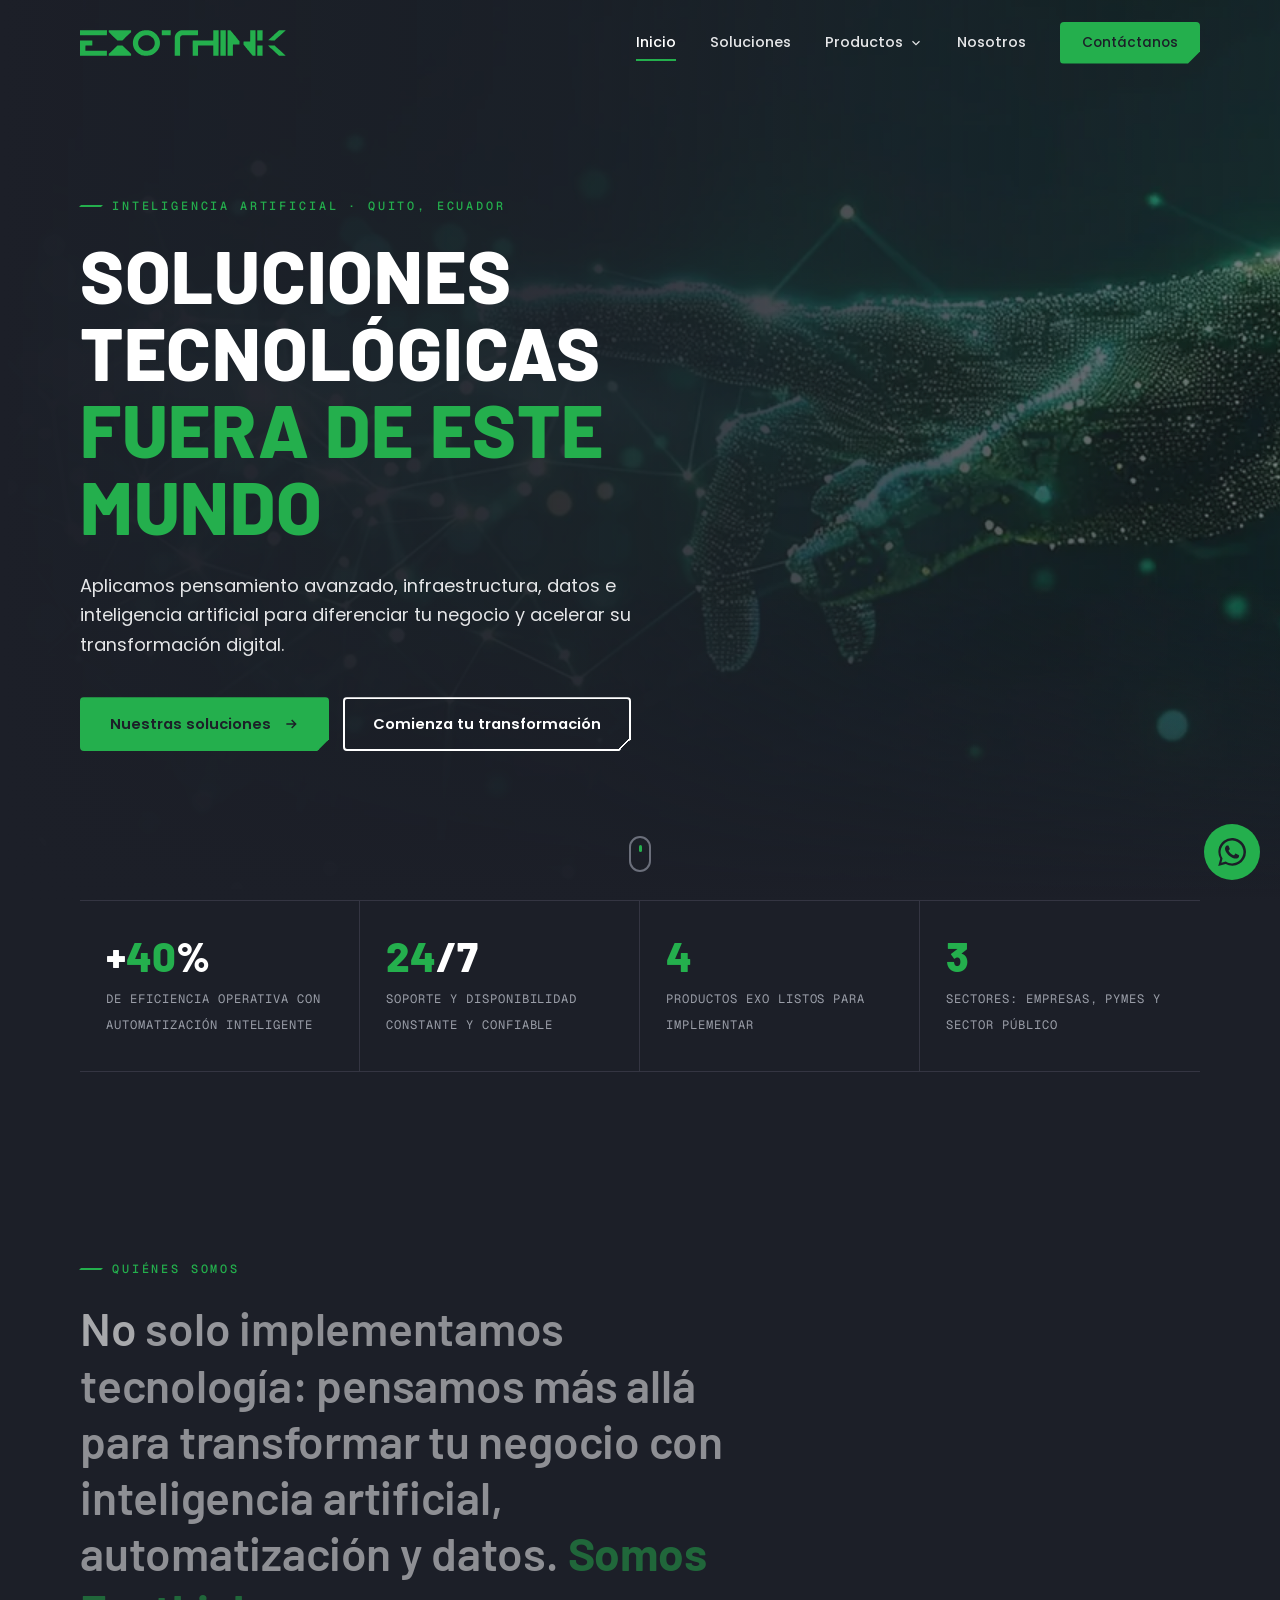
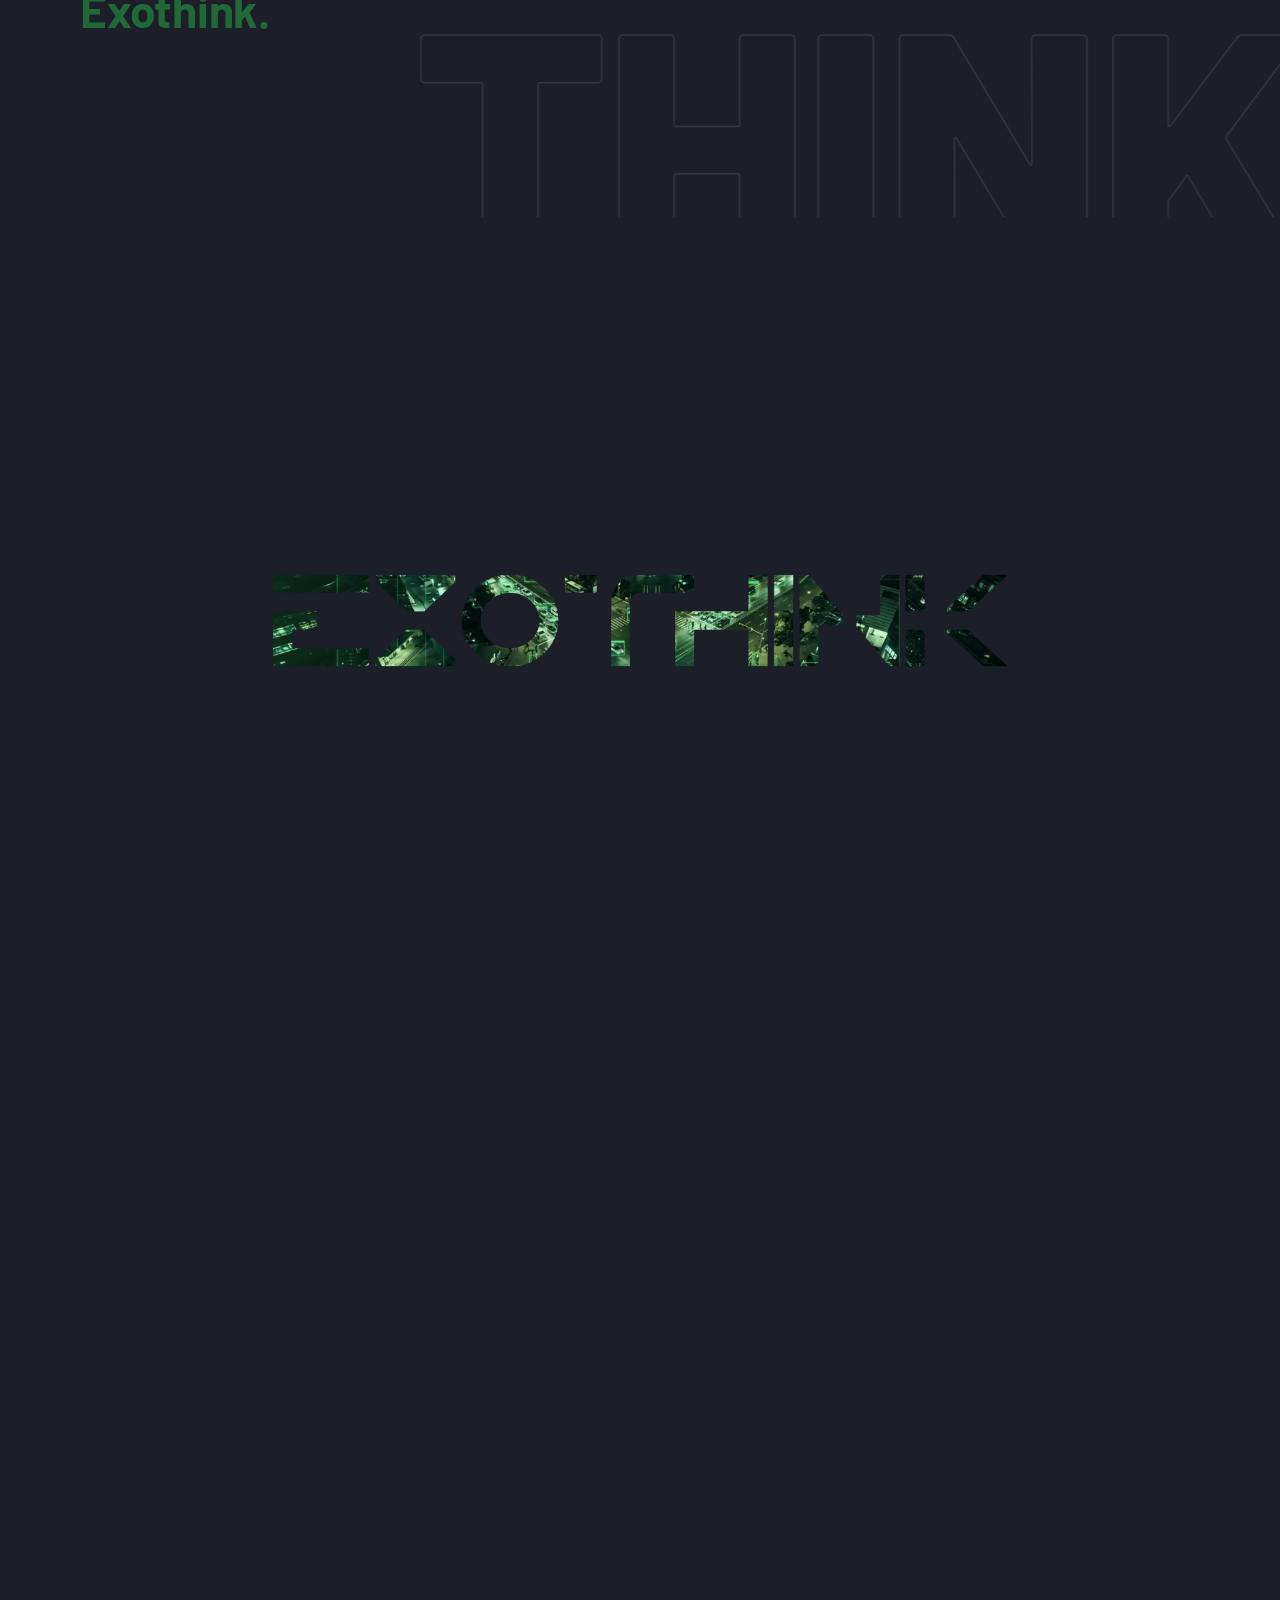
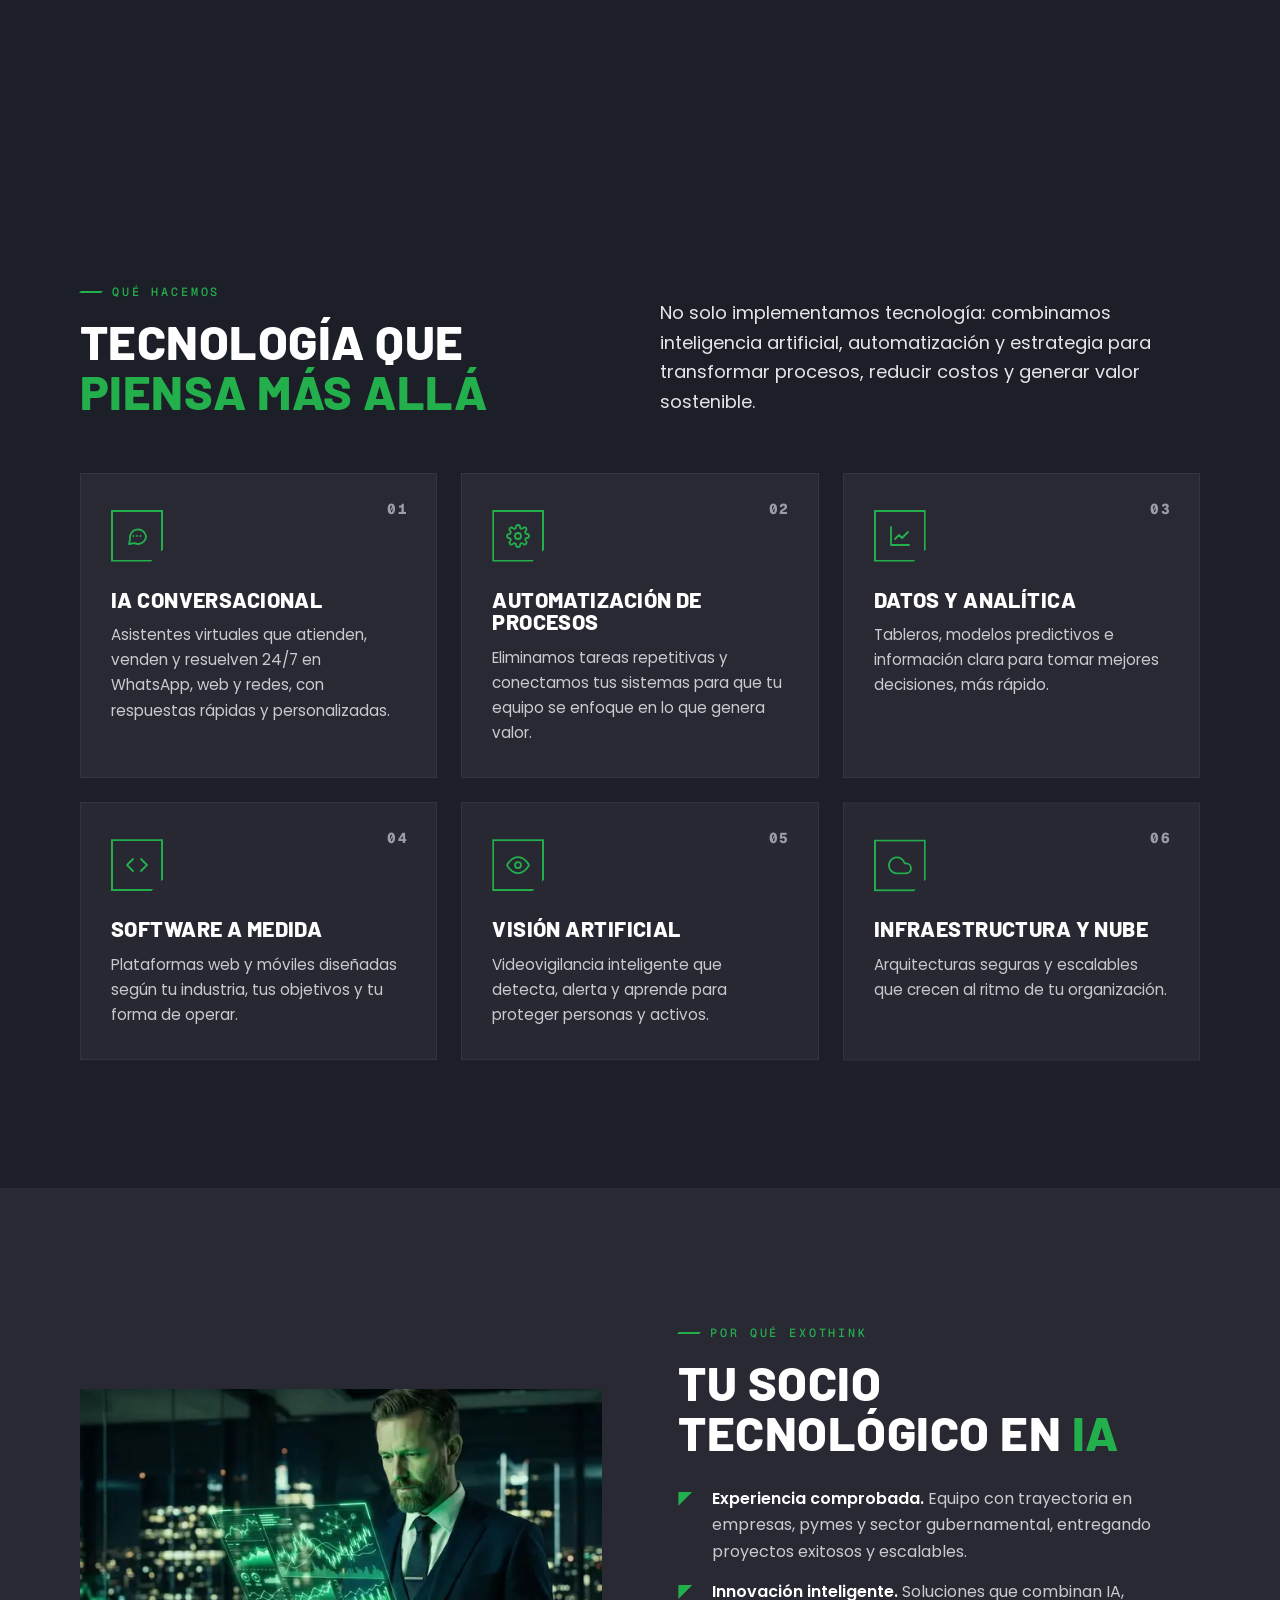
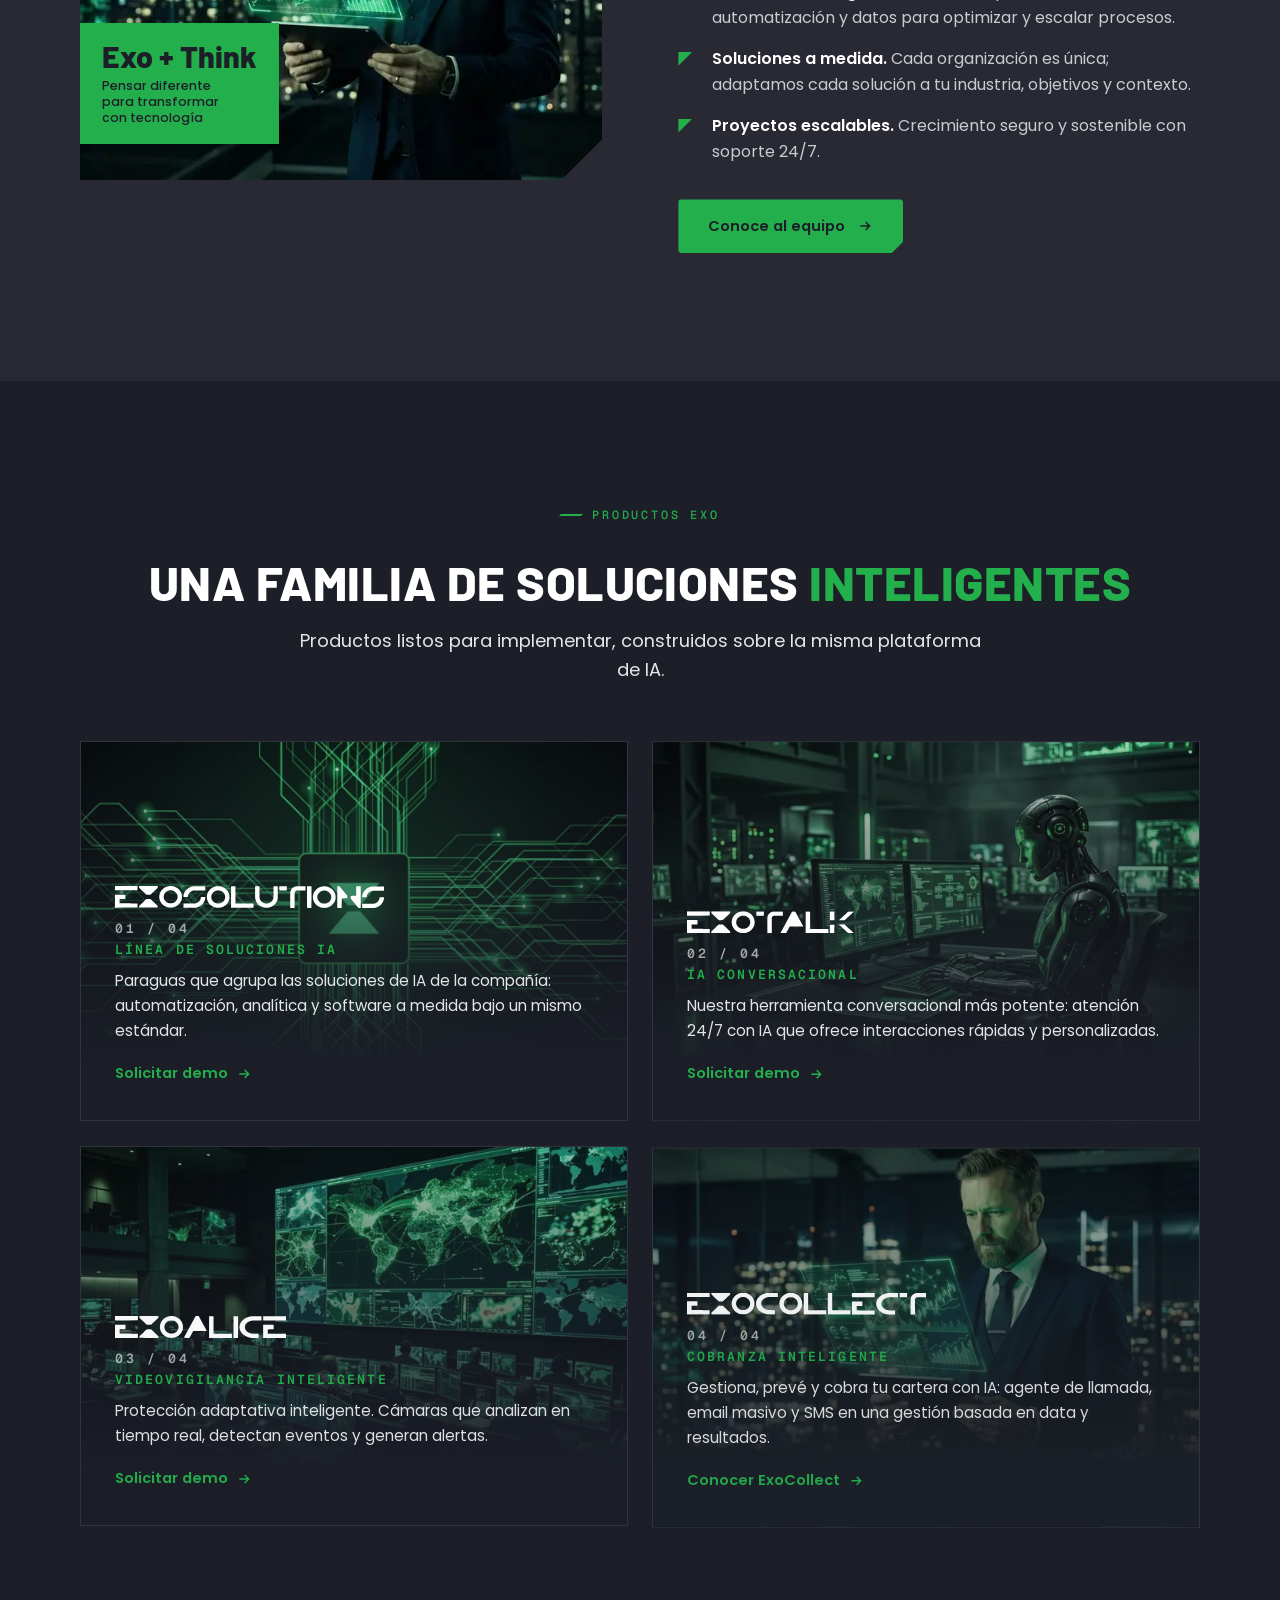
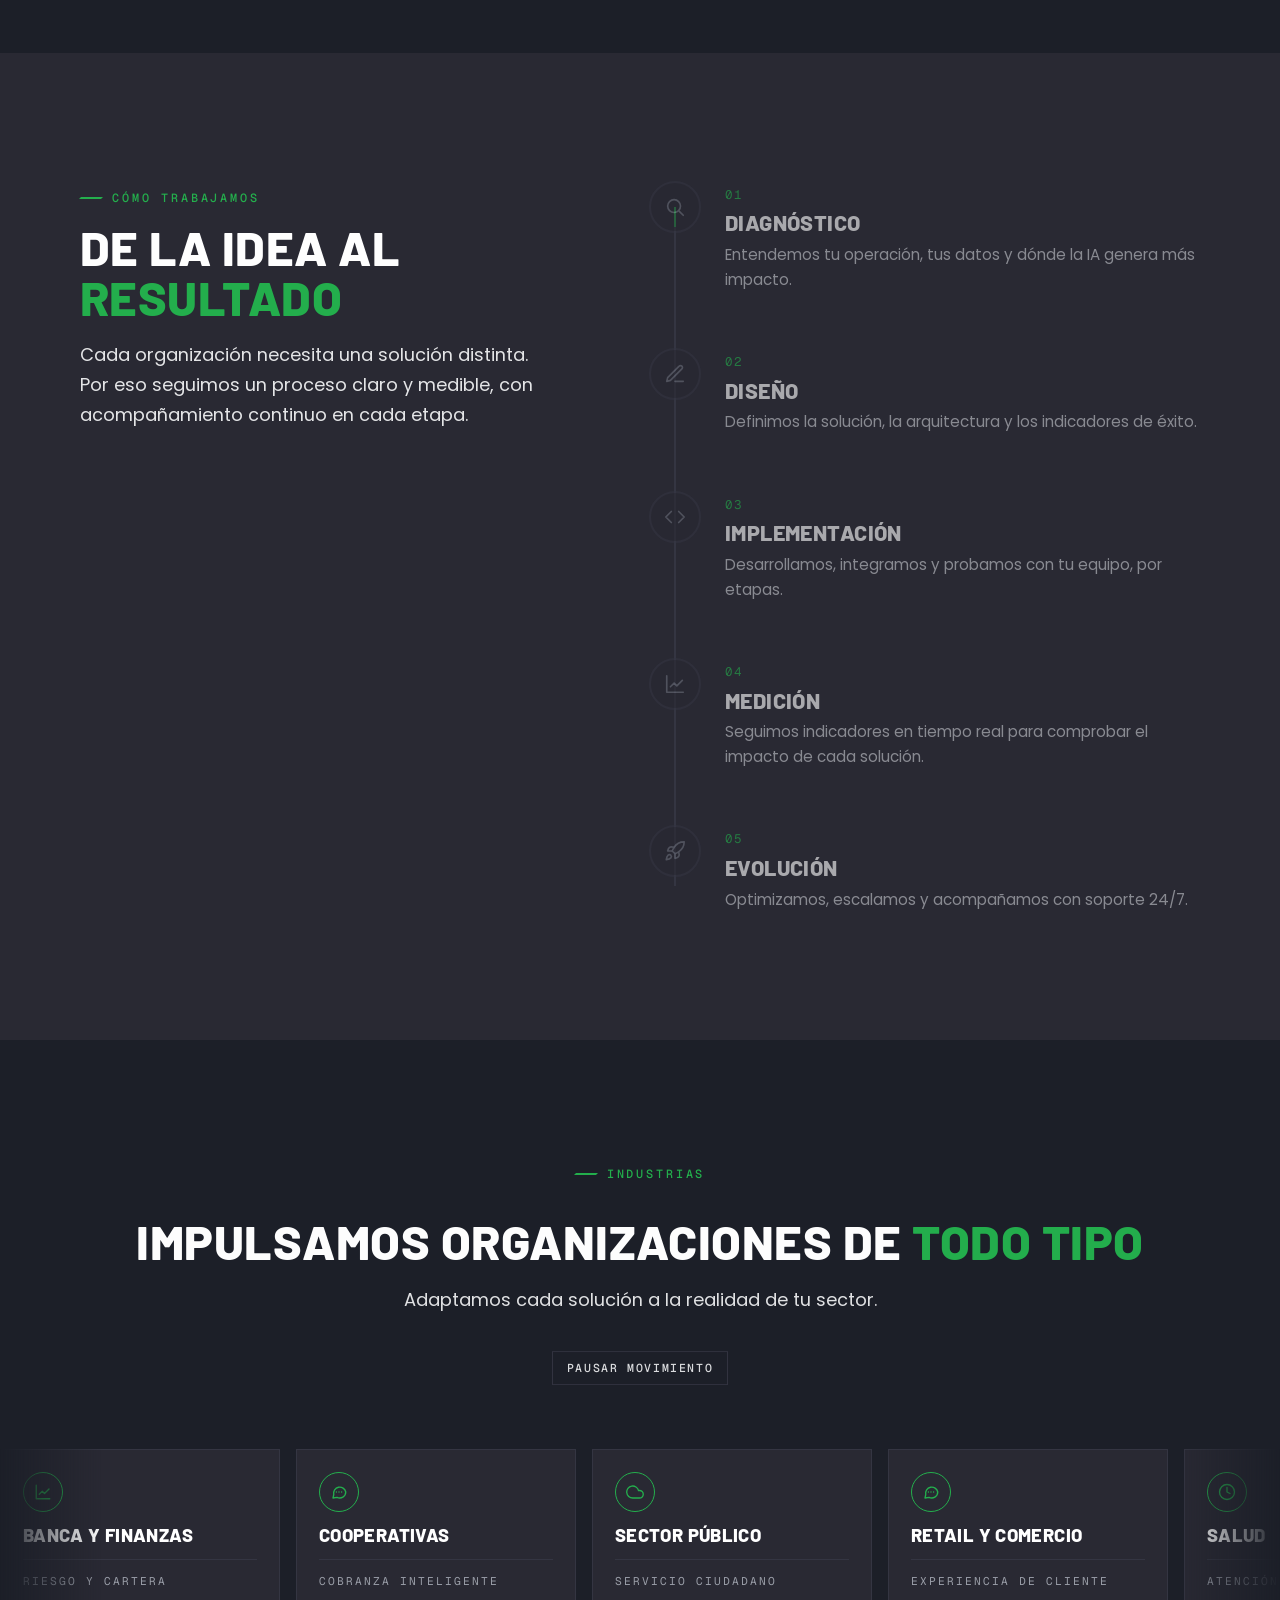
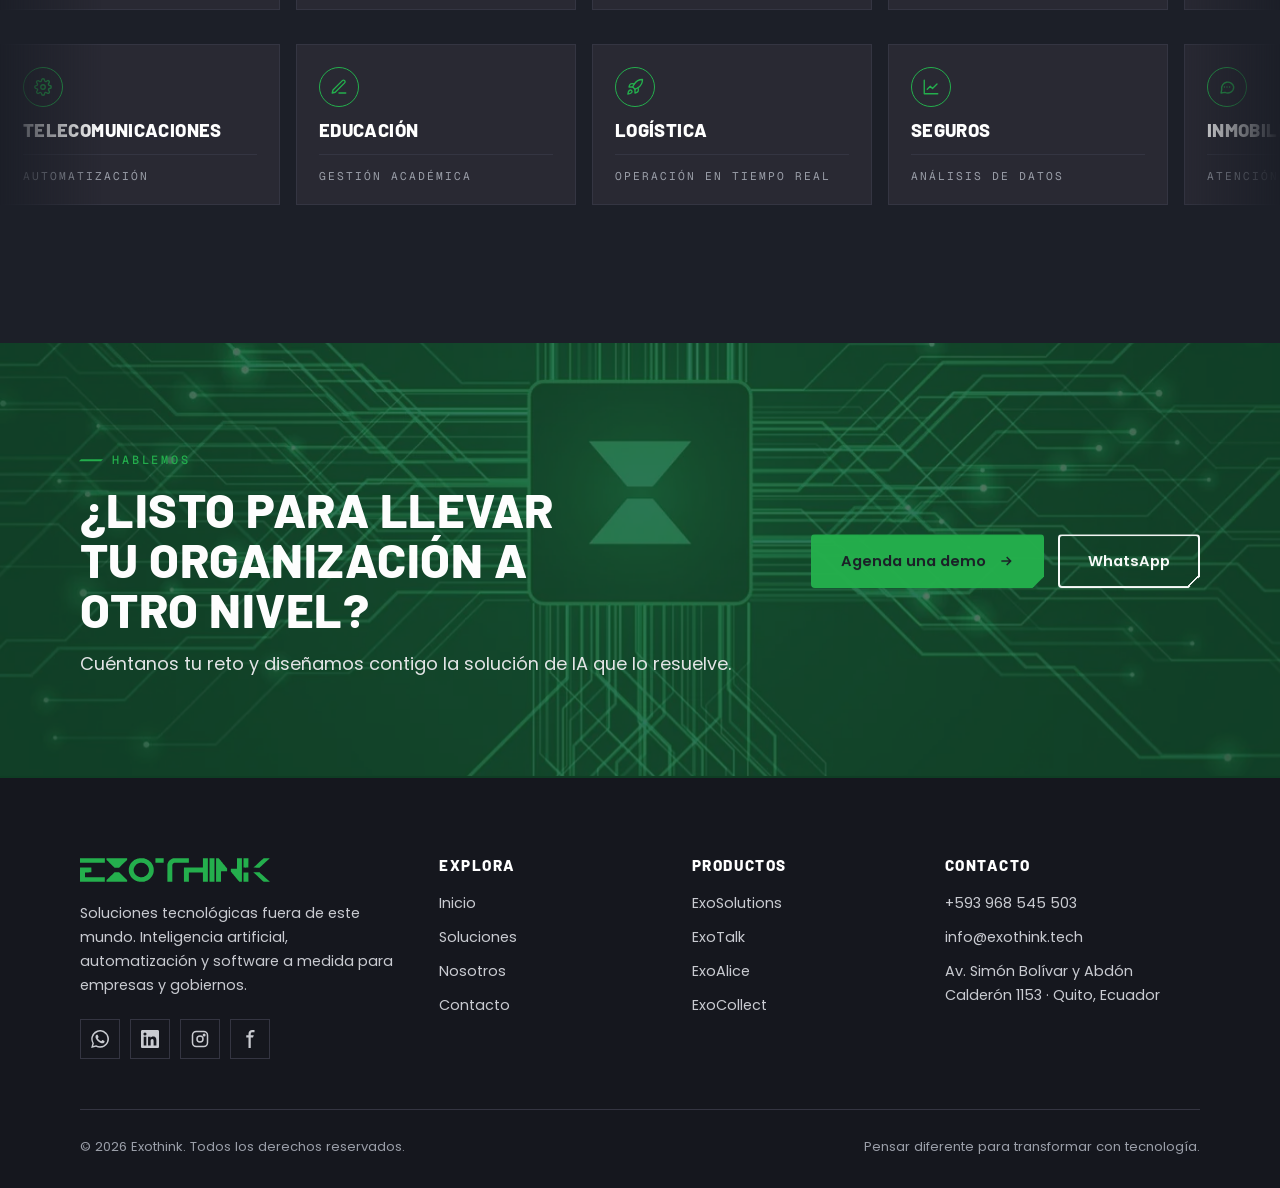
<file: index.html>
<!doctype html>
<html lang="es">
<head>
<meta charset="utf-8">
<meta name="viewport" content="width=device-width,initial-scale=1">
<script>document.documentElement.classList.add('js')</script>
<title>Exothink · Soluciones tecnológicas fuera de este mundo</title>
<meta name="description" content="Exothink: inteligencia artificial, automatización y software a medida para empresas y gobiernos. Soluciones tecnológicas fuera de este mundo.">
<meta name="theme-color" content="#1C1F28">
<meta name="color-scheme" content="dark">
<meta property="og:title" content="Exothink · Soluciones tecnológicas fuera de este mundo">
<meta property="og:description" content="Exothink: inteligencia artificial, automatización y software a medida para empresas y gobiernos. Soluciones tecnológicas fuera de este mundo.">
<meta property="og:type" content="website">
<meta property="og:site_name" content="Exothink">
<meta property="og:locale" content="es_EC">
<meta property="og:url" content="https://www.exothink.tech/">
<meta property="og:image" content="https://www.exothink.tech/assets/img/og/index.jpg">
<meta property="og:image:width" content="1200">
<meta property="og:image:height" content="630">
<meta name="twitter:card" content="summary_large_image">
<link rel="canonical" href="https://www.exothink.tech/">
<link rel="icon" href="assets/img/isotipo.svg" type="image/svg+xml">
<link rel="apple-touch-icon" href="/apple-touch-icon.png">
<script type="application/ld+json">{"@context": "https://schema.org", "@type": "Organization", "name": "Exothink", "url": "https://www.exothink.tech", "logo": "https://www.exothink.tech/apple-touch-icon.png", "email": "info@exothink.tech", "telephone": "+593968545503", "address": {"@type": "PostalAddress", "streetAddress": "Av. Simón Bolívar y Abdón Calderón 1153", "addressLocality": "Quito", "addressCountry": "EC"}}</script>
<link rel="preconnect" href="https://fonts.googleapis.com">
<link rel="preconnect" href="https://fonts.gstatic.com" crossorigin>
<link href="https://fonts.googleapis.com/css2?family=Barlow:wght@600;700;800&family=Geist+Mono:wght@400;500&family=Poppins:ital,wght@0,300;0,400;0,500;0,600;1,500&display=swap" rel="stylesheet">
<link rel="stylesheet" href="assets/css/style.css?v=7b72d203">
</head>
<body>
<a class="skip" href="#contenido">Saltar al contenido</a>
<header class="hdr">
  <div class="wrap">
    <a class="brand" href="index.html" aria-label="Exothink inicio"><img src="assets/img/logo.svg" alt="Exothink" width="206" height="26"></a>
    <nav class="nav" aria-label="Principal"><a href="index.html" class="on" aria-current="page">Inicio</a><a href="soluciones.html">Soluciones</a><div class="dd"><button class="dd-t" type="button" aria-expanded="false" aria-controls="dd-prod">Productos <svg viewBox="0 0 24 24" aria-hidden="true"><path d="M6 9l6 6 6-6" fill="none" stroke="currentColor" stroke-width="2"/></svg></button><div class="dd-m" id="dd-prod"><a href="soluciones.html#exosolutions"><b>ExoSolutions</b><small>Línea de soluciones IA</small></a><a href="soluciones.html#exotalk"><b>ExoTalk</b><small>IA conversacional</small></a><a href="soluciones.html#exoalice"><b>ExoAlice</b><small>Videovigilancia inteligente</small></a><a href="exocollect.html"><b>ExoCollect</b><small>Cobranza inteligente</small></a></div></div><a href="nosotros.html">Nosotros</a><a class="btn" href="contacto.html">Contáctanos</a></nav>
    <button class="burger" aria-label="Abrir menú" aria-expanded="false"><span></span><span></span><span></span></button>
  </div>
</header>
<main id="contenido" tabindex="-1">

<section class="hero">
  <div class="hero-bg" role="img" aria-label="Mano digital formada por redes de datos"></div>
  <div class="wrap">
    <span class="eyebrow rv d1">Inteligencia artificial · Quito, Ecuador</span>
    <h1 class="rv d1">Soluciones tecnológicas <span class="g">fuera de este mundo</span></h1>
    <p class="lead rv d2">Aplicamos pensamiento avanzado, infraestructura, datos e inteligencia artificial para diferenciar tu negocio y acelerar su transformación digital.</p>
    <div class="ctas rv d3"><a class="btn" href="soluciones.html">Nuestras soluciones <svg viewBox="0 0 24 24" fill="none" stroke="currentColor" stroke-width="2.2"><path d="M5 12h14M13 6l6 6-6 6"/></svg></a><a class="btn ghost" href="contacto.html">Comienza tu transformación</a></div>
  </div>
  <span class="scroll-cue" aria-hidden="true"></span>
</section>

<section style="background:var(--noche)">
  <div class="wrap">
    <div class="stats">
      <div class="stat rv"><b>+<em data-count="40">40</em>%</b><span>de eficiencia operativa con automatización inteligente</span></div>
      <div class="stat rv d1"><b><em>24</em>/7</b><span>Soporte y disponibilidad constante y confiable</span></div>
      <div class="stat rv d2"><b><em data-count="4">4</em></b><span>Productos Exo listos para implementar</span></div>
      <div class="stat rv d3"><b><em>3</em></b><span>Sectores: empresas, pymes y sector público</span></div>
    </div>
  </div>
</section>

<section class="manifesto" data-scroll>
  <span class="wm" aria-hidden="true">THINK</span>
  <div class="wrap">
    <span class="eyebrow rv">Quiénes somos</span>
    <p class="reveal-text" data-reveal>No solo implementamos tecnología: pensamos más allá para transformar tu negocio con inteligencia artificial, automatización y datos. <b>Somos Exothink.</b></p>
  </div>
</section>

<section class="bigmark" data-scroll aria-label="Exothink">
  <div class="bigmark-stick">
    <div class="bigmark-logo" role="img" aria-label="Logotipo Exothink"></div>
    <p class="bigmark-cap"><span class="eyebrow">Exo + Think</span>Pensar diferente para transformar con tecnología</p>
  </div>
</section>

<section class="sec">
  <div class="wrap">
    <div class="head split">
      <div class="rv"><span class="eyebrow">Qué hacemos</span><h2>Tecnología que <span class="g">piensa más allá</span></h2></div>
      <p class="lead rv d1">No solo implementamos tecnología: combinamos inteligencia artificial, automatización y estrategia para transformar procesos, reducir costos y generar valor sostenible.</p>
    </div>
    <div class="grid3"><article class="card rv d0"><span class="n">01</span><div class="ic"><svg viewBox="0 0 24 24" fill="none" stroke="currentColor" stroke-width="1.8" stroke-linecap="round" stroke-linejoin="round"><path d="M21 12a8 8 0 0 1-11.6 7.1L4 20l1-4.6A8 8 0 1 1 21 12z"/><path d="M8.5 12h.01M12 12h.01M15.5 12h.01"/></svg></div><h3>IA conversacional</h3><p>Asistentes virtuales que atienden, venden y resuelven 24/7 en WhatsApp, web y redes, con respuestas rápidas y personalizadas.</p></article>
<article class="card rv d1"><span class="n">02</span><div class="ic"><svg viewBox="0 0 24 24" fill="none" stroke="currentColor" stroke-width="1.8" stroke-linecap="round" stroke-linejoin="round"><circle cx="12" cy="12" r="3"/><path d="M19.4 15a1.7 1.7 0 0 0 .3 1.8l.1.1a2 2 0 1 1-2.8 2.8l-.1-.1a1.7 1.7 0 0 0-1.8-.3 1.7 1.7 0 0 0-1 1.5V21a2 2 0 1 1-4 0v-.1a1.7 1.7 0 0 0-1.1-1.5 1.7 1.7 0 0 0-1.8.3l-.1.1a2 2 0 1 1-2.8-2.8l.1-.1a1.7 1.7 0 0 0 .3-1.8 1.7 1.7 0 0 0-1.5-1H3a2 2 0 1 1 0-4h.1a1.7 1.7 0 0 0 1.5-1.1 1.7 1.7 0 0 0-.3-1.8l-.1-.1a2 2 0 1 1 2.8-2.8l.1.1a1.7 1.7 0 0 0 1.8.3H9a1.7 1.7 0 0 0 1-1.5V3a2 2 0 1 1 4 0v.1a1.7 1.7 0 0 0 1 1.5 1.7 1.7 0 0 0 1.8-.3l.1-.1a2 2 0 1 1 2.8 2.8l-.1.1a1.7 1.7 0 0 0-.3 1.8V9a1.7 1.7 0 0 0 1.5 1H21a2 2 0 1 1 0 4h-.1a1.7 1.7 0 0 0-1.5 1z"/></svg></div><h3>Automatización de procesos</h3><p>Eliminamos tareas repetitivas y conectamos tus sistemas para que tu equipo se enfoque en lo que genera valor.</p></article>
<article class="card rv d2"><span class="n">03</span><div class="ic"><svg viewBox="0 0 24 24" fill="none" stroke="currentColor" stroke-width="1.8" stroke-linecap="round" stroke-linejoin="round"><path d="M3 3v18h18"/><path d="M7 15l4-4 3 3 6-6"/></svg></div><h3>Datos y analítica</h3><p>Tableros, modelos predictivos e información clara para tomar mejores decisiones, más rápido.</p></article>
<article class="card rv d0"><span class="n">04</span><div class="ic"><svg viewBox="0 0 24 24" fill="none" stroke="currentColor" stroke-width="1.8" stroke-linecap="round" stroke-linejoin="round"><path d="M16 18l6-6-6-6M8 6l-6 6 6 6"/></svg></div><h3>Software a medida</h3><p>Plataformas web y móviles diseñadas según tu industria, tus objetivos y tu forma de operar.</p></article>
<article class="card rv d1"><span class="n">05</span><div class="ic"><svg viewBox="0 0 24 24" fill="none" stroke="currentColor" stroke-width="1.8" stroke-linecap="round" stroke-linejoin="round"><path d="M1 12s4-8 11-8 11 8 11 8-4 8-11 8-11-8-11-8z"/><circle cx="12" cy="12" r="3"/></svg></div><h3>Visión artificial</h3><p>Videovigilancia inteligente que detecta, alerta y aprende para proteger personas y activos.</p></article>
<article class="card rv d2"><span class="n">06</span><div class="ic"><svg viewBox="0 0 24 24" fill="none" stroke="currentColor" stroke-width="1.8" stroke-linecap="round" stroke-linejoin="round"><path d="M18 10h-1.3A8 8 0 1 0 9 20h9a5 5 0 0 0 0-10z"/></svg></div><h3>Infraestructura y nube</h3><p>Arquitecturas seguras y escalables que crecen al ritmo de tu organización.</p></article></div>
  </div>
</section>

<section class="sec alt">
  <div class="wrap split">
    <div class="media rv"><img src="assets/img/business.jpg" srcset="assets/img/business-800.webp 800w, assets/img/business-1400.webp 1400w" sizes="(max-width:860px) 92vw, 600px" alt="Ejecutivo revisando datos en una tableta holográfica" loading="lazy"><div class="tag">Exo + Think<small>Pensar diferente para transformar con tecnología</small></div></div>
    <div class="rv d1">
      <span class="eyebrow">Por qué Exothink</span>
      <h2>Tu socio tecnológico en <span class="g">IA</span></h2>
      <ul class="checks">
        <li><span><b>Experiencia comprobada.</b> Equipo con trayectoria en empresas, pymes y sector gubernamental, entregando proyectos exitosos y escalables.</span></li>
        <li><span><b>Innovación inteligente.</b> Soluciones que combinan IA, automatización y datos para optimizar y escalar procesos.</span></li>
        <li><span><b>Soluciones a medida.</b> Cada organización es única; adaptamos cada solución a tu industria, objetivos y contexto.</span></li>
        <li><span><b>Proyectos escalables.</b> Crecimiento seguro y sostenible con soporte 24/7.</span></li>
      </ul>
      <a class="btn" href="nosotros.html">Conoce al equipo <svg viewBox="0 0 24 24" fill="none" stroke="currentColor" stroke-width="2.2"><path d="M5 12h14M13 6l6 6-6 6"/></svg></a>
    </div>
  </div>
</section>

<section class="sec">
  <div class="wrap">
    <div class="head center"><span class="eyebrow rv">Productos Exo</span><h2 class="rv d1">Una familia de soluciones <span class="g">inteligentes</span></h2><p class="lead rv d2">Productos listos para implementar, construidos sobre la misma plataforma de IA.</p></div>
    <div class="products"><article class="prod rv d0" id="exosolutions"><img class="pbg" src="assets/img/circuit.jpg" srcset="assets/img/circuit-800.webp 800w, assets/img/circuit-1400.webp 1400w" sizes="(max-width:860px) 92vw, 600px" alt="" loading="lazy"><img class="wm" src="assets/img/exosolutions-white.svg" alt="ExoSolutions" width="269" height="22" loading="lazy"><div class="desc"><span class="pn">01 / 04</span>Línea de soluciones IA</div><p>Paraguas que agrupa las soluciones de IA de la compañía: automatización, analítica y software a medida bajo un mismo estándar.</p><a class="link" href="contacto.html">Solicitar demo <svg viewBox="0 0 24 24" fill="none" stroke="currentColor" stroke-width="2.2"><path d="M5 12h14M13 6l6 6-6 6"/></svg></a></article>
<article class="prod rv d1" id="exotalk"><img class="pbg" src="assets/img/robot.jpg" srcset="assets/img/robot-800.webp 800w, assets/img/robot-1400.webp 1400w" sizes="(max-width:860px) 92vw, 600px" alt="" loading="lazy"><img class="wm" src="assets/img/exotalk-white.svg" alt="ExoTalk" width="167" height="22" loading="lazy"><div class="desc"><span class="pn">02 / 04</span>IA conversacional</div><p>Nuestra herramienta conversacional más potente: atención 24/7 con IA que ofrece interacciones rápidas y personalizadas.</p><a class="link" href="contacto.html">Solicitar demo <svg viewBox="0 0 24 24" fill="none" stroke="currentColor" stroke-width="2.2"><path d="M5 12h14M13 6l6 6-6 6"/></svg></a></article>
<article class="prod rv d0" id="exoalice"><img class="pbg" src="assets/img/command.jpg" srcset="assets/img/command-800.webp 800w, assets/img/command-1400.webp 1400w" sizes="(max-width:860px) 92vw, 600px" alt="" loading="lazy"><img class="wm" src="assets/img/exoalice-white.svg" alt="ExoAlice" width="170" height="22" loading="lazy"><div class="desc"><span class="pn">03 / 04</span>Videovigilancia inteligente</div><p>Protección adaptativa inteligente. Cámaras que analizan en tiempo real, detectan eventos y generan alertas.</p><a class="link" href="contacto.html">Solicitar demo <svg viewBox="0 0 24 24" fill="none" stroke="currentColor" stroke-width="2.2"><path d="M5 12h14M13 6l6 6-6 6"/></svg></a></article>
<article class="prod rv d1" id="exocollect"><img class="pbg" src="assets/img/business.jpg" srcset="assets/img/business-800.webp 800w, assets/img/business-1400.webp 1400w" sizes="(max-width:860px) 92vw, 600px" alt="" loading="lazy"><img class="wm" src="assets/img/exocollect-white.svg" alt="ExoCollect" width="239" height="22" loading="lazy"><div class="desc"><span class="pn">04 / 04</span>Cobranza inteligente</div><p>Gestiona, prevé y cobra tu cartera con IA: agente de llamada, email masivo y SMS en una gestión basada en data y resultados.</p><a class="link" href="exocollect.html">Conocer ExoCollect <svg viewBox="0 0 24 24" fill="none" stroke="currentColor" stroke-width="2.2"><path d="M5 12h14M13 6l6 6-6 6"/></svg></a></article></div>
  </div>
</section>

<section class="sec alt">
  <div class="wrap tl-wrap">
    <div class="tl-intro">
      <span class="eyebrow rv">Cómo trabajamos</span>
      <h2 class="rv d1">De la idea al <span class="g">resultado</span></h2>
      <p class="lead rv d2" style="margin-top:18px">Cada organización necesita una solución distinta. Por eso seguimos un proceso claro y medible, con acompañamiento continuo en cada etapa.</p>
    </div>
    <ol class="timeline" data-scroll data-timeline>
      <span class="tl-fill" aria-hidden="true"></span>
      <li class="tl-item"><span class="tl-dot"><svg viewBox="0 0 24 24" fill="none" stroke="currentColor" stroke-width="1.8" stroke-linecap="round" stroke-linejoin="round"><circle cx="11" cy="11" r="7"/><path d="M21 21l-4.3-4.3"/></svg></span><div><small>01</small><h3>Diagnóstico</h3><p>Entendemos tu operación, tus datos y dónde la IA genera más impacto.</p></div></li>
      <li class="tl-item"><span class="tl-dot"><svg viewBox="0 0 24 24" fill="none" stroke="currentColor" stroke-width="1.8" stroke-linecap="round" stroke-linejoin="round"><path d="M12 20h9"/><path d="M16.5 3.5a2.1 2.1 0 1 1 3 3L7 19l-4 1 1-4z"/></svg></span><div><small>02</small><h3>Diseño</h3><p>Definimos la solución, la arquitectura y los indicadores de éxito.</p></div></li>
      <li class="tl-item"><span class="tl-dot"><svg viewBox="0 0 24 24" fill="none" stroke="currentColor" stroke-width="1.8" stroke-linecap="round" stroke-linejoin="round"><path d="M16 18l6-6-6-6M8 6l-6 6 6 6"/></svg></span><div><small>03</small><h3>Implementación</h3><p>Desarrollamos, integramos y probamos con tu equipo, por etapas.</p></div></li>
      <li class="tl-item"><span class="tl-dot"><svg viewBox="0 0 24 24" fill="none" stroke="currentColor" stroke-width="1.8" stroke-linecap="round" stroke-linejoin="round"><path d="M3 3v18h18"/><path d="M7 15l4-4 3 3 6-6"/></svg></span><div><small>04</small><h3>Medición</h3><p>Seguimos indicadores en tiempo real para comprobar el impacto de cada solución.</p></div></li>
      <li class="tl-item"><span class="tl-dot"><svg viewBox="0 0 24 24" fill="none" stroke="currentColor" stroke-width="1.8" stroke-linecap="round" stroke-linejoin="round"><path d="M4.5 16.5c-1.5 1.3-2 5-2 5s3.7-.5 5-2c.7-.8.7-2.1-.1-2.9a2.2 2.2 0 0 0-2.9-.1z"/><path d="M12 15l-3-3a22 22 0 0 1 2-3.9A12.9 12.9 0 0 1 22 2c0 2.7-.8 7.5-6 11a22.4 22.4 0 0 1-4 2z"/><path d="M9 12H4s.6-3 2-4c1.6-1.1 5 0 5 0M12 15v5s3-.6 4-2c1.1-1.6 0-5 0-5"/></svg></span><div><small>05</small><h3>Evolución</h3><p>Optimizamos, escalamos y acompañamos con soporte 24/7.</p></div></li>
    </ol>
  </div>
</section>

<section class="sec ind">
  <div class="wrap">
    <div class="head center"><span class="eyebrow rv">Industrias</span><h2 class="rv d1">Impulsamos organizaciones de <span class="g">todo tipo</span></h2><p class="lead rv d2">Adaptamos cada solución a la realidad de tu sector.</p><button class="mq-pause rv d2" type="button" aria-pressed="false">Pausar movimiento</button></div>
  </div>
  <div class="marquee"><div class="mq-track"><div class="mq-card"><span class="mq-ic"><svg viewBox="0 0 24 24" fill="none" stroke="currentColor" stroke-width="1.8" stroke-linecap="round" stroke-linejoin="round"><path d="M3 3v18h18"/><path d="M7 15l4-4 3 3 6-6"/></svg></span><h3>Banca y finanzas</h3><small>Riesgo y cartera</small></div><div class="mq-card"><span class="mq-ic"><svg viewBox="0 0 24 24" fill="none" stroke="currentColor" stroke-width="1.8" stroke-linecap="round" stroke-linejoin="round"><path d="M21 12a8 8 0 0 1-11.6 7.1L4 20l1-4.6A8 8 0 1 1 21 12z"/><path d="M8.5 12h.01M12 12h.01M15.5 12h.01"/></svg></span><h3>Cooperativas</h3><small>Cobranza inteligente</small></div><div class="mq-card"><span class="mq-ic"><svg viewBox="0 0 24 24" fill="none" stroke="currentColor" stroke-width="1.8" stroke-linecap="round" stroke-linejoin="round"><path d="M18 10h-1.3A8 8 0 1 0 9 20h9a5 5 0 0 0 0-10z"/></svg></span><h3>Sector público</h3><small>Servicio ciudadano</small></div><div class="mq-card"><span class="mq-ic"><svg viewBox="0 0 24 24" fill="none" stroke="currentColor" stroke-width="1.8" stroke-linecap="round" stroke-linejoin="round"><path d="M21 12a8 8 0 0 1-11.6 7.1L4 20l1-4.6A8 8 0 1 1 21 12z"/><path d="M8.5 12h.01M12 12h.01M15.5 12h.01"/></svg></span><h3>Retail y comercio</h3><small>Experiencia de cliente</small></div><div class="mq-card"><span class="mq-ic"><svg viewBox="0 0 24 24" fill="none" stroke="currentColor" stroke-width="1.8" stroke-linecap="round" stroke-linejoin="round"><circle cx="12" cy="12" r="10"/><path d="M12 6v6l4 2"/></svg></span><h3>Salud</h3><small>Atención 24/7</small></div><div class="mq-card"><span class="mq-ic"><svg viewBox="0 0 24 24" fill="none" stroke="currentColor" stroke-width="1.8" stroke-linecap="round" stroke-linejoin="round"><path d="M1 12s4-8 11-8 11 8 11 8-4 8-11 8-11-8-11-8z"/><circle cx="12" cy="12" r="3"/></svg></span><h3>Seguridad</h3><small>Visión artificial</small></div><div class="mq-dup" aria-hidden="true"><div class="mq-card"><span class="mq-ic"><svg viewBox="0 0 24 24" fill="none" stroke="currentColor" stroke-width="1.8" stroke-linecap="round" stroke-linejoin="round"><path d="M3 3v18h18"/><path d="M7 15l4-4 3 3 6-6"/></svg></span><h3>Banca y finanzas</h3><small>Riesgo y cartera</small></div><div class="mq-card"><span class="mq-ic"><svg viewBox="0 0 24 24" fill="none" stroke="currentColor" stroke-width="1.8" stroke-linecap="round" stroke-linejoin="round"><path d="M21 12a8 8 0 0 1-11.6 7.1L4 20l1-4.6A8 8 0 1 1 21 12z"/><path d="M8.5 12h.01M12 12h.01M15.5 12h.01"/></svg></span><h3>Cooperativas</h3><small>Cobranza inteligente</small></div><div class="mq-card"><span class="mq-ic"><svg viewBox="0 0 24 24" fill="none" stroke="currentColor" stroke-width="1.8" stroke-linecap="round" stroke-linejoin="round"><path d="M18 10h-1.3A8 8 0 1 0 9 20h9a5 5 0 0 0 0-10z"/></svg></span><h3>Sector público</h3><small>Servicio ciudadano</small></div><div class="mq-card"><span class="mq-ic"><svg viewBox="0 0 24 24" fill="none" stroke="currentColor" stroke-width="1.8" stroke-linecap="round" stroke-linejoin="round"><path d="M21 12a8 8 0 0 1-11.6 7.1L4 20l1-4.6A8 8 0 1 1 21 12z"/><path d="M8.5 12h.01M12 12h.01M15.5 12h.01"/></svg></span><h3>Retail y comercio</h3><small>Experiencia de cliente</small></div><div class="mq-card"><span class="mq-ic"><svg viewBox="0 0 24 24" fill="none" stroke="currentColor" stroke-width="1.8" stroke-linecap="round" stroke-linejoin="round"><circle cx="12" cy="12" r="10"/><path d="M12 6v6l4 2"/></svg></span><h3>Salud</h3><small>Atención 24/7</small></div><div class="mq-card"><span class="mq-ic"><svg viewBox="0 0 24 24" fill="none" stroke="currentColor" stroke-width="1.8" stroke-linecap="round" stroke-linejoin="round"><path d="M1 12s4-8 11-8 11 8 11 8-4 8-11 8-11-8-11-8z"/><circle cx="12" cy="12" r="3"/></svg></span><h3>Seguridad</h3><small>Visión artificial</small></div></div></div></div>
  <div class="marquee rev"><div class="mq-track"><div class="mq-card"><span class="mq-ic"><svg viewBox="0 0 24 24" fill="none" stroke="currentColor" stroke-width="1.8" stroke-linecap="round" stroke-linejoin="round"><circle cx="12" cy="12" r="3"/><path d="M19.4 15a1.7 1.7 0 0 0 .3 1.8l.1.1a2 2 0 1 1-2.8 2.8l-.1-.1a1.7 1.7 0 0 0-1.8-.3 1.7 1.7 0 0 0-1 1.5V21a2 2 0 1 1-4 0v-.1a1.7 1.7 0 0 0-1.1-1.5 1.7 1.7 0 0 0-1.8.3l-.1.1a2 2 0 1 1-2.8-2.8l.1-.1a1.7 1.7 0 0 0 .3-1.8 1.7 1.7 0 0 0-1.5-1H3a2 2 0 1 1 0-4h.1a1.7 1.7 0 0 0 1.5-1.1 1.7 1.7 0 0 0-.3-1.8l-.1-.1a2 2 0 1 1 2.8-2.8l.1.1a1.7 1.7 0 0 0 1.8.3H9a1.7 1.7 0 0 0 1-1.5V3a2 2 0 1 1 4 0v.1a1.7 1.7 0 0 0 1 1.5 1.7 1.7 0 0 0 1.8-.3l.1-.1a2 2 0 1 1 2.8 2.8l-.1.1a1.7 1.7 0 0 0-.3 1.8V9a1.7 1.7 0 0 0 1.5 1H21a2 2 0 1 1 0 4h-.1a1.7 1.7 0 0 0-1.5 1z"/></svg></span><h3>Telecomunicaciones</h3><small>Automatización</small></div><div class="mq-card"><span class="mq-ic"><svg viewBox="0 0 24 24" fill="none" stroke="currentColor" stroke-width="1.8" stroke-linecap="round" stroke-linejoin="round"><path d="M12 20h9"/><path d="M16.5 3.5a2.1 2.1 0 1 1 3 3L7 19l-4 1 1-4z"/></svg></span><h3>Educación</h3><small>Gestión académica</small></div><div class="mq-card"><span class="mq-ic"><svg viewBox="0 0 24 24" fill="none" stroke="currentColor" stroke-width="1.8" stroke-linecap="round" stroke-linejoin="round"><path d="M4.5 16.5c-1.5 1.3-2 5-2 5s3.7-.5 5-2c.7-.8.7-2.1-.1-2.9a2.2 2.2 0 0 0-2.9-.1z"/><path d="M12 15l-3-3a22 22 0 0 1 2-3.9A12.9 12.9 0 0 1 22 2c0 2.7-.8 7.5-6 11a22.4 22.4 0 0 1-4 2z"/><path d="M9 12H4s.6-3 2-4c1.6-1.1 5 0 5 0M12 15v5s3-.6 4-2c1.1-1.6 0-5 0-5"/></svg></span><h3>Logística</h3><small>Operación en tiempo real</small></div><div class="mq-card"><span class="mq-ic"><svg viewBox="0 0 24 24" fill="none" stroke="currentColor" stroke-width="1.8" stroke-linecap="round" stroke-linejoin="round"><path d="M3 3v18h18"/><path d="M7 15l4-4 3 3 6-6"/></svg></span><h3>Seguros</h3><small>Análisis de datos</small></div><div class="mq-card"><span class="mq-ic"><svg viewBox="0 0 24 24" fill="none" stroke="currentColor" stroke-width="1.8" stroke-linecap="round" stroke-linejoin="round"><path d="M21 12a8 8 0 0 1-11.6 7.1L4 20l1-4.6A8 8 0 1 1 21 12z"/><path d="M8.5 12h.01M12 12h.01M15.5 12h.01"/></svg></span><h3>Inmobiliarias</h3><small>Atención comercial</small></div><div class="mq-card"><span class="mq-ic"><svg viewBox="0 0 24 24" fill="none" stroke="currentColor" stroke-width="1.8" stroke-linecap="round" stroke-linejoin="round"><path d="M16 18l6-6-6-6M8 6l-6 6 6 6"/></svg></span><h3>Pymes</h3><small>Crecimiento digital</small></div><div class="mq-dup" aria-hidden="true"><div class="mq-card"><span class="mq-ic"><svg viewBox="0 0 24 24" fill="none" stroke="currentColor" stroke-width="1.8" stroke-linecap="round" stroke-linejoin="round"><circle cx="12" cy="12" r="3"/><path d="M19.4 15a1.7 1.7 0 0 0 .3 1.8l.1.1a2 2 0 1 1-2.8 2.8l-.1-.1a1.7 1.7 0 0 0-1.8-.3 1.7 1.7 0 0 0-1 1.5V21a2 2 0 1 1-4 0v-.1a1.7 1.7 0 0 0-1.1-1.5 1.7 1.7 0 0 0-1.8.3l-.1.1a2 2 0 1 1-2.8-2.8l.1-.1a1.7 1.7 0 0 0 .3-1.8 1.7 1.7 0 0 0-1.5-1H3a2 2 0 1 1 0-4h.1a1.7 1.7 0 0 0 1.5-1.1 1.7 1.7 0 0 0-.3-1.8l-.1-.1a2 2 0 1 1 2.8-2.8l.1.1a1.7 1.7 0 0 0 1.8.3H9a1.7 1.7 0 0 0 1-1.5V3a2 2 0 1 1 4 0v.1a1.7 1.7 0 0 0 1 1.5 1.7 1.7 0 0 0 1.8-.3l.1-.1a2 2 0 1 1 2.8 2.8l-.1.1a1.7 1.7 0 0 0-.3 1.8V9a1.7 1.7 0 0 0 1.5 1H21a2 2 0 1 1 0 4h-.1a1.7 1.7 0 0 0-1.5 1z"/></svg></span><h3>Telecomunicaciones</h3><small>Automatización</small></div><div class="mq-card"><span class="mq-ic"><svg viewBox="0 0 24 24" fill="none" stroke="currentColor" stroke-width="1.8" stroke-linecap="round" stroke-linejoin="round"><path d="M12 20h9"/><path d="M16.5 3.5a2.1 2.1 0 1 1 3 3L7 19l-4 1 1-4z"/></svg></span><h3>Educación</h3><small>Gestión académica</small></div><div class="mq-card"><span class="mq-ic"><svg viewBox="0 0 24 24" fill="none" stroke="currentColor" stroke-width="1.8" stroke-linecap="round" stroke-linejoin="round"><path d="M4.5 16.5c-1.5 1.3-2 5-2 5s3.7-.5 5-2c.7-.8.7-2.1-.1-2.9a2.2 2.2 0 0 0-2.9-.1z"/><path d="M12 15l-3-3a22 22 0 0 1 2-3.9A12.9 12.9 0 0 1 22 2c0 2.7-.8 7.5-6 11a22.4 22.4 0 0 1-4 2z"/><path d="M9 12H4s.6-3 2-4c1.6-1.1 5 0 5 0M12 15v5s3-.6 4-2c1.1-1.6 0-5 0-5"/></svg></span><h3>Logística</h3><small>Operación en tiempo real</small></div><div class="mq-card"><span class="mq-ic"><svg viewBox="0 0 24 24" fill="none" stroke="currentColor" stroke-width="1.8" stroke-linecap="round" stroke-linejoin="round"><path d="M3 3v18h18"/><path d="M7 15l4-4 3 3 6-6"/></svg></span><h3>Seguros</h3><small>Análisis de datos</small></div><div class="mq-card"><span class="mq-ic"><svg viewBox="0 0 24 24" fill="none" stroke="currentColor" stroke-width="1.8" stroke-linecap="round" stroke-linejoin="round"><path d="M21 12a8 8 0 0 1-11.6 7.1L4 20l1-4.6A8 8 0 1 1 21 12z"/><path d="M8.5 12h.01M12 12h.01M15.5 12h.01"/></svg></span><h3>Inmobiliarias</h3><small>Atención comercial</small></div><div class="mq-card"><span class="mq-ic"><svg viewBox="0 0 24 24" fill="none" stroke="currentColor" stroke-width="1.8" stroke-linecap="round" stroke-linejoin="round"><path d="M16 18l6-6-6-6M8 6l-6 6 6 6"/></svg></span><h3>Pymes</h3><small>Crecimiento digital</small></div></div></div></div>
</section>
<section class="cta">
  <div class="bg"></div>
  <div class="wrap">
    <div class="rv"><span class="eyebrow">Hablemos</span><h2>¿Listo para llevar tu organización a otro nivel?</h2><p class="lead" style="margin-top:14px">Cuéntanos tu reto y diseñamos contigo la solución de IA que lo resuelve.</p></div>
    <div class="rv d1" style="display:flex;gap:14px;flex-wrap:wrap"><a class="btn" href="contacto.html">Agenda una demo <svg viewBox="0 0 24 24" fill="none" stroke="currentColor" stroke-width="2.2"><path d="M5 12h14M13 6l6 6-6 6"/></svg></a><a class="btn ghost" href="https://wa.me/593968545503?text=Hola%20Exothink%2C%20quiero%20m%C3%A1s%20informaci%C3%B3n" target="_blank" rel="noopener">WhatsApp</a></div>
  </div>
</section>

</main>
<footer class="ftr">
  <div class="wrap">
    <div class="top">
      <div>
        <a class="brand" href="index.html"><img src="assets/img/logo.svg" alt="Exothink" width="190" height="24"></a>
        <p>Soluciones tecnológicas fuera de este mundo. Inteligencia artificial, automatización y software a medida para empresas y gobiernos.</p>
        <div class="social">
          <a href="https://wa.me/593968545503?text=Hola%20Exothink%2C%20quiero%20m%C3%A1s%20informaci%C3%B3n" target="_blank" rel="noopener" aria-label="WhatsApp (se abre en una pestaña nueva)"><svg viewBox="0 0 24 24" fill="currentColor"><path d="M17.5 14.4c-.3-.1-1.8-.9-2-1-.3-.1-.5-.1-.7.1-.2.3-.8 1-.9 1.2-.2.2-.3.2-.6.1-.3-.1-1.3-.5-2.4-1.5-.9-.8-1.5-1.8-1.7-2.1-.2-.3 0-.5.1-.6l.4-.5c.2-.2.2-.3.3-.5.1-.2 0-.4 0-.5l-.9-2.2c-.2-.6-.5-.5-.7-.5h-.6c-.2 0-.5.1-.8.4-.3.3-1 1-1 2.5s1.1 2.9 1.2 3.1c.1.2 2.1 3.2 5.1 4.5.7.3 1.3.5 1.7.6.7.2 1.4.2 1.9.1.6-.1 1.8-.7 2-1.4.2-.7.2-1.3.2-1.4-.1-.1-.3-.2-.6-.3zM12 21.8c-1.8 0-3.5-.5-5-1.4l-.4-.2-3.7 1 1-3.6-.2-.4A9.8 9.8 0 1 1 12 21.8zM20.5 3.5A11.8 11.8 0 0 0 1.9 17.7L.2 24l6.4-1.7A11.8 11.8 0 0 0 24 12c0-3.2-1.2-6.1-3.5-8.5z"/></svg></a>
          <a href="#" aria-label="LinkedIn"><svg viewBox="0 0 24 24" fill="currentColor"><path d="M20.4 20.5h-3.6v-5.6c0-1.3 0-3-1.8-3s-2.1 1.4-2.1 2.9v5.7H9.4V9h3.4v1.6c.5-.9 1.6-1.8 3.4-1.8 3.6 0 4.3 2.4 4.3 5.5v6.2zM5.3 7.4a2.1 2.1 0 1 1 0-4.2 2.1 2.1 0 0 1 0 4.2zM7.1 20.5H3.6V9h3.5v11.5zM22.2 0H1.8C.8 0 0 .8 0 1.7v20.6c0 .9.8 1.7 1.8 1.7h20.4c1 0 1.8-.8 1.8-1.7V1.7C24 .8 23.2 0 22.2 0z"/></svg></a>
          <a href="#" aria-label="Instagram"><svg viewBox="0 0 24 24" fill="none" stroke="currentColor" stroke-width="2"><rect x="2" y="2" width="20" height="20" rx="5"/><circle cx="12" cy="12" r="4"/><circle cx="17.5" cy="6.5" r="1" fill="currentColor"/></svg></a>
          <a href="#" aria-label="Facebook"><svg viewBox="0 0 24 24" fill="currentColor"><path d="M15 3h3V0h-3c-2.8 0-5 2.2-5 5v2H7v3h3v14h3V10h3l1-3h-4V5c0-1.1.9-2 2-2z"/></svg></a>
        </div>
      </div>
      <div><h2 class="ftr-h">Explora</h2><ul><li><a href="index.html">Inicio</a></li><li><a href="soluciones.html">Soluciones</a></li><li><a href="nosotros.html">Nosotros</a></li><li><a href="contacto.html">Contacto</a></li></ul></div>
      <div><h2 class="ftr-h">Productos</h2><ul><li><a href="soluciones.html#exosolutions">ExoSolutions</a></li><li><a href="soluciones.html#exotalk">ExoTalk</a></li><li><a href="soluciones.html#exoalice">ExoAlice</a></li><li><a href="exocollect.html">ExoCollect</a></li></ul></div>
      <div><h2 class="ftr-h">Contacto</h2><ul><li><a href="tel:+593968545503">+593 968 545 503</a></li><li><a href="mailto:info@exothink.tech">info@exothink.tech</a></li><li>Av. Simón Bolívar y Abdón Calderón 1153 · Quito, Ecuador</li></ul></div>
    </div>
    <div class="bot"><span>© <span data-year>2026</span> Exothink. Todos los derechos reservados.</span><span>Pensar diferente para transformar con tecnología.</span></div>
  </div>
</footer>
<aside class="quick" aria-label="Accesos rápidos">
<button class="totop" type="button" aria-label="Volver arriba"><svg class="ring" viewBox="0 0 48 48" aria-hidden="true"><circle cx="24" cy="24" r="22"/><circle class="bar" cx="24" cy="24" r="22"/></svg><svg class="up" viewBox="0 0 24 24" aria-hidden="true"><path d="M12 19V5M5 12l7-7 7 7" fill="none" stroke="currentColor" stroke-width="2" stroke-linecap="square"/></svg></button>
<a class="wa" href="https://wa.me/593968545503?text=Hola%20Exothink%2C%20quiero%20m%C3%A1s%20informaci%C3%B3n" target="_blank" rel="noopener" aria-label="Escríbenos por WhatsApp (se abre en una pestaña nueva)"><svg viewBox="0 0 24 24" fill="currentColor"><path d="M17.5 14.4c-.3-.1-1.8-.9-2-1-.3-.1-.5-.1-.7.1-.2.3-.8 1-.9 1.2-.2.2-.3.2-.6.1-.3-.1-1.3-.5-2.4-1.5-.9-.8-1.5-1.8-1.7-2.1-.2-.3 0-.5.1-.6l.4-.5c.2-.2.2-.3.3-.5.1-.2 0-.4 0-.5l-.9-2.2c-.2-.6-.5-.5-.7-.5h-.6c-.2 0-.5.1-.8.4-.3.3-1 1-1 2.5s1.1 2.9 1.2 3.1c.1.2 2.1 3.2 5.1 4.5.7.3 1.3.5 1.7.6.7.2 1.4.2 1.9.1.6-.1 1.8-.7 2-1.4.2-.7.2-1.3.2-1.4-.1-.1-.3-.2-.6-.3zM12 21.8c-1.8 0-3.5-.5-5-1.4l-.4-.2-3.7 1 1-3.6-.2-.4A9.8 9.8 0 1 1 12 21.8zM20.5 3.5A11.8 11.8 0 0 0 1.9 17.7L.2 24l6.4-1.7A11.8 11.8 0 0 0 24 12c0-3.2-1.2-6.1-3.5-8.5z"/></svg></a>
</aside>
<script src="assets/vendor/gsap.min.js?v=7b72d203" defer></script>
<script src="assets/vendor/ScrollTrigger.min.js?v=7b72d203" defer></script>
<script src="assets/js/main.js?v=7b72d203" defer></script>
</body>
</html>
</file>
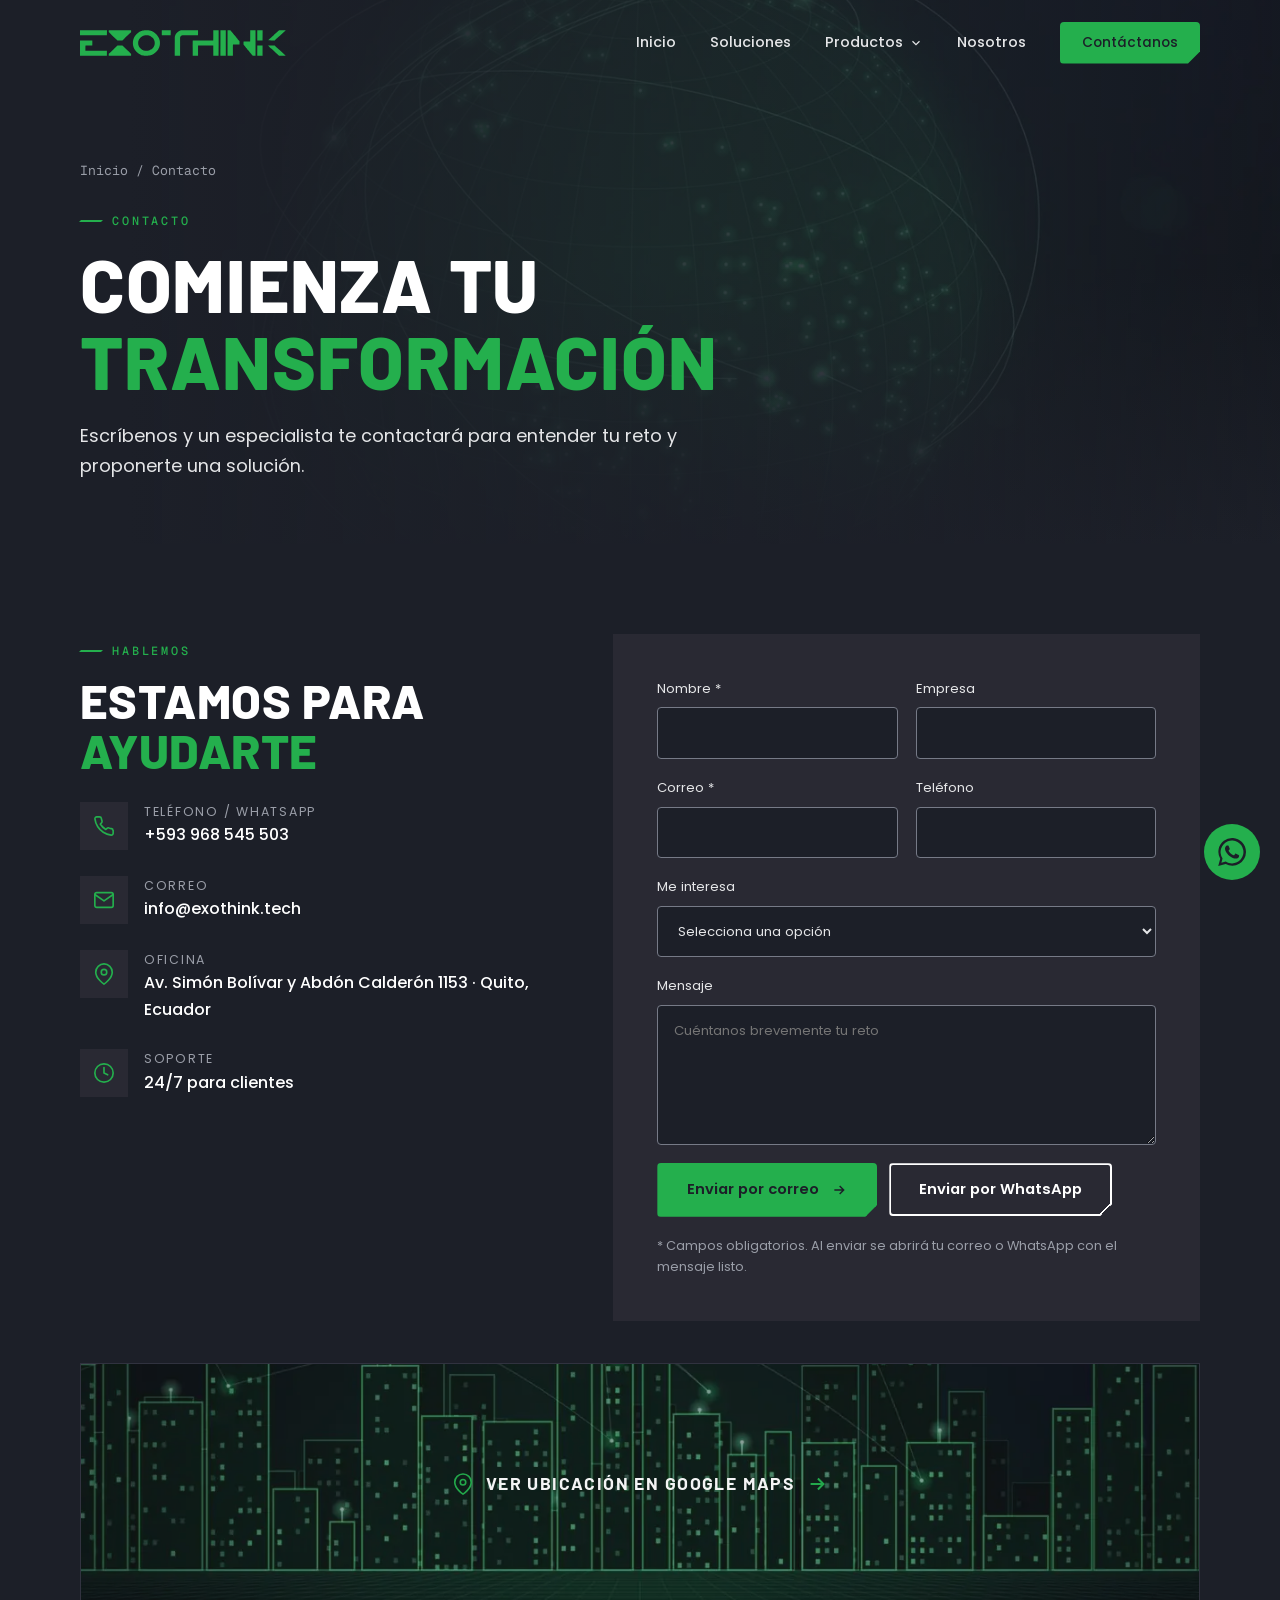
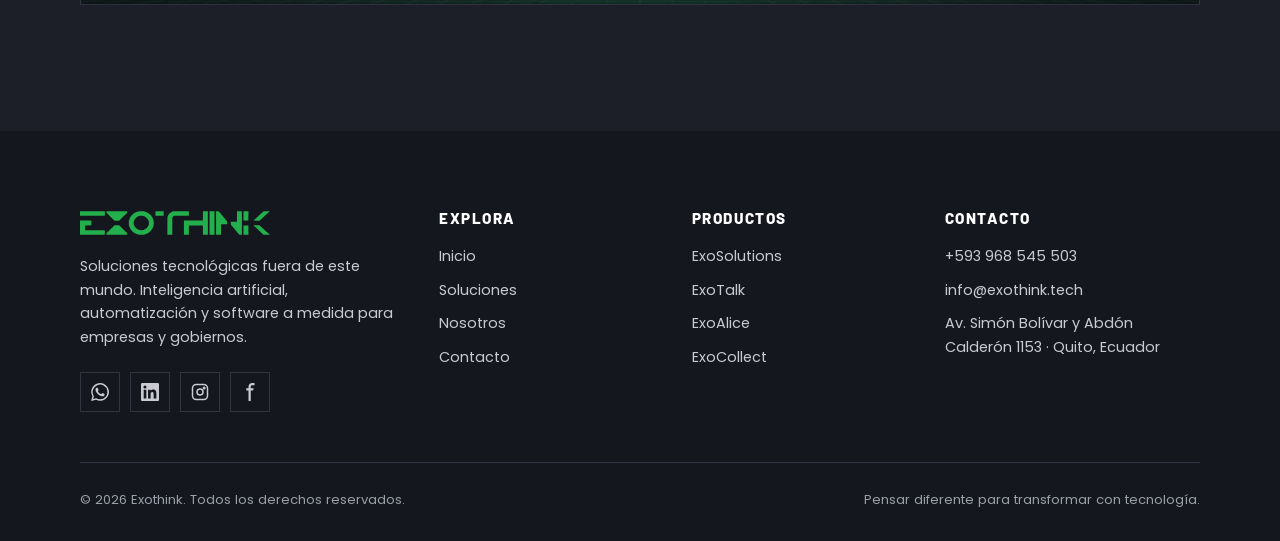
<file: contacto.html>
<!doctype html>
<html lang="es">
<head>
<meta charset="utf-8">
<meta name="viewport" content="width=device-width,initial-scale=1">
<script>document.documentElement.classList.add('js')</script>
<title>Contacto · Exothink</title>
<meta name="description" content="Contacta a Exothink en Quito: +593 968 545 503 · info@exothink.tech">
<meta name="theme-color" content="#1C1F28">
<meta name="color-scheme" content="dark">
<meta property="og:title" content="Contacto · Exothink">
<meta property="og:description" content="Contacta a Exothink en Quito: +593 968 545 503 · info@exothink.tech">
<meta property="og:type" content="website">
<meta property="og:site_name" content="Exothink">
<meta property="og:locale" content="es_EC">
<meta property="og:url" content="https://www.exothink.tech/contacto">
<meta property="og:image" content="https://www.exothink.tech/assets/img/og/contacto.jpg">
<meta property="og:image:width" content="1200">
<meta property="og:image:height" content="630">
<meta name="twitter:card" content="summary_large_image">
<link rel="canonical" href="https://www.exothink.tech/contacto">
<link rel="icon" href="assets/img/isotipo.svg" type="image/svg+xml">
<link rel="apple-touch-icon" href="/apple-touch-icon.png">
<link rel="preconnect" href="https://fonts.googleapis.com">
<link rel="preconnect" href="https://fonts.gstatic.com" crossorigin>
<link href="https://fonts.googleapis.com/css2?family=Barlow:wght@600;700;800&family=Geist+Mono:wght@400;500&family=Poppins:ital,wght@0,300;0,400;0,500;0,600;1,500&display=swap" rel="stylesheet">
<link rel="stylesheet" href="assets/css/style.css?v=7b72d203">
</head>
<body>
<a class="skip" href="#contenido">Saltar al contenido</a>
<header class="hdr">
  <div class="wrap">
    <a class="brand" href="index.html" aria-label="Exothink inicio"><img src="assets/img/logo.svg" alt="Exothink" width="206" height="26"></a>
    <nav class="nav" aria-label="Principal"><a href="index.html">Inicio</a><a href="soluciones.html">Soluciones</a><div class="dd"><button class="dd-t" type="button" aria-expanded="false" aria-controls="dd-prod">Productos <svg viewBox="0 0 24 24" aria-hidden="true"><path d="M6 9l6 6 6-6" fill="none" stroke="currentColor" stroke-width="2"/></svg></button><div class="dd-m" id="dd-prod"><a href="soluciones.html#exosolutions"><b>ExoSolutions</b><small>Línea de soluciones IA</small></a><a href="soluciones.html#exotalk"><b>ExoTalk</b><small>IA conversacional</small></a><a href="soluciones.html#exoalice"><b>ExoAlice</b><small>Videovigilancia inteligente</small></a><a href="exocollect.html"><b>ExoCollect</b><small>Cobranza inteligente</small></a></div></div><a href="nosotros.html">Nosotros</a><a class="btn" href="contacto.html" aria-current="page">Contáctanos</a></nav>
    <button class="burger" aria-label="Abrir menú" aria-expanded="false"><span></span><span></span><span></span></button>
  </div>
</header>
<main id="contenido" tabindex="-1">

<section class="phero">
  <div class="bg" style="--bg:url(/assets/img/globe-1400.webp);--bg-m:url(/assets/img/globe-800.webp)"></div>
  <div class="wrap">
    <div class="crumbs rv"><a href="index.html">Inicio</a> / Contacto</div>
    <span class="eyebrow rv">Contacto</span>
    <h1 class="rv d1">Comienza tu <span class="g">transformación</span></h1>
    <p class="lead rv d2">Escríbenos y un especialista te contactará para entender tu reto y proponerte una solución.</p>
  </div>
</section>

<section class="sec">
  <div class="wrap contact">
    <div class="info rv">
      <div><span class="eyebrow">Hablemos</span><h2>Estamos para <span class="g">ayudarte</span></h2></div>
      <div class="row"><div class="ic"><svg viewBox="0 0 24 24" fill="none" stroke="currentColor" stroke-width="1.8" stroke-linecap="round" stroke-linejoin="round"><path d="M22 16.9v3a2 2 0 0 1-2.2 2 19.8 19.8 0 0 1-8.6-3.1 19.5 19.5 0 0 1-6-6A19.8 19.8 0 0 1 2.1 4.2 2 2 0 0 1 4.1 2h3a2 2 0 0 1 2 1.7c.1.9.4 1.8.7 2.7a2 2 0 0 1-.5 2.1L8 9.8a16 16 0 0 0 6 6l1.3-1.3a2 2 0 0 1 2.1-.4c.9.3 1.8.6 2.7.7a2 2 0 0 1 1.7 2z"/></svg></div><div><small>Teléfono / WhatsApp</small><a href="tel:+593968545503">+593 968 545 503</a></div></div>
      <div class="row"><div class="ic"><svg viewBox="0 0 24 24" fill="none" stroke="currentColor" stroke-width="1.8" stroke-linecap="round" stroke-linejoin="round"><rect x="2" y="4" width="20" height="16" rx="2"/><path d="M22 6l-10 7L2 6"/></svg></div><div><small>Correo</small><a href="mailto:info@exothink.tech">info@exothink.tech</a></div></div>
      <div class="row"><div class="ic"><svg viewBox="0 0 24 24" fill="none" stroke="currentColor" stroke-width="1.8" stroke-linecap="round" stroke-linejoin="round"><path d="M21 10c0 7-9 13-9 13S3 17 3 10a9 9 0 0 1 18 0z"/><circle cx="12" cy="10" r="3"/></svg></div><div><small>Oficina</small><span>Av. Simón Bolívar y Abdón Calderón 1153 · Quito, Ecuador</span></div></div>
      <div class="row"><div class="ic"><svg viewBox="0 0 24 24" fill="none" stroke="currentColor" stroke-width="1.8" stroke-linecap="round" stroke-linejoin="round"><circle cx="12" cy="12" r="10"/><path d="M12 6v6l4 2"/></svg></div><div><small>Soporte</small><span>24/7 para clientes</span></div></div>
    </div>
    <form class="form rv d1" id="form-contacto" novalidate>
      <label>Nombre *<input name="nombre" required autocomplete="name"></label>
      <label>Empresa<input name="empresa" autocomplete="organization"></label>
      <label>Correo *<input name="email" type="email" required autocomplete="email"></label>
      <label>Teléfono<input name="telefono" type="tel" autocomplete="tel"></label>
      <label class="full">Me interesa
        <select name="interes"><option value="">Selecciona una opción</option><option value="exotalk">ExoTalk · IA conversacional</option><option value="exoalice">ExoAlice · Videovigilancia inteligente</option><option value="exocollect">ExoCollect · Cobranza inteligente</option><option>Automatización de procesos</option><option>Datos y analítica</option><option>Software a medida</option><option>Otro</option></select>
      </label>
      <label class="full">Mensaje<textarea name="mensaje" placeholder="Cuéntanos brevemente tu reto"></textarea></label>
      <div class="full acts"><button class="btn" type="submit">Enviar por correo <svg viewBox="0 0 24 24" fill="none" stroke="currentColor" stroke-width="2.2"><path d="M5 12h14M13 6l6 6-6 6"/></svg></button><button class="btn ghost" type="button" data-wa>Enviar por WhatsApp</button></div>
      <p class="full note">* Campos obligatorios. Al enviar se abrirá tu correo o WhatsApp con el mensaje listo.</p>
      <p class="full ok" role="status" aria-live="polite"></p>
    </form>
  </div>
  <div class="wrap"><a class="maplink rv" href="https://www.google.com/maps/search/?api=1&query=Av.+Sim%C3%B3n+Bol%C3%ADvar+y+Abd%C3%B3n+Calder%C3%B3n+1153+Quito" target="_blank" rel="noopener"><img src="assets/img/city-line.jpg" srcset="assets/img/city-line-800.webp 800w, assets/img/city-line-1400.webp 1400w" sizes="92vw" alt="" loading="lazy"><span><svg viewBox="0 0 24 24" fill="none" stroke="currentColor" stroke-width="1.8" stroke-linecap="round" stroke-linejoin="round"><path d="M21 10c0 7-9 13-9 13S3 17 3 10a9 9 0 0 1 18 0z"/><circle cx="12" cy="10" r="3"/></svg> Ver ubicación en Google Maps <svg viewBox="0 0 24 24" fill="none" stroke="currentColor" stroke-width="2.2"><path d="M5 12h14M13 6l6 6-6 6"/></svg></span></a></div>
</section>

</main>
<footer class="ftr">
  <div class="wrap">
    <div class="top">
      <div>
        <a class="brand" href="index.html"><img src="assets/img/logo.svg" alt="Exothink" width="190" height="24"></a>
        <p>Soluciones tecnológicas fuera de este mundo. Inteligencia artificial, automatización y software a medida para empresas y gobiernos.</p>
        <div class="social">
          <a href="https://wa.me/593968545503?text=Hola%20Exothink%2C%20quiero%20m%C3%A1s%20informaci%C3%B3n" target="_blank" rel="noopener" aria-label="WhatsApp (se abre en una pestaña nueva)"><svg viewBox="0 0 24 24" fill="currentColor"><path d="M17.5 14.4c-.3-.1-1.8-.9-2-1-.3-.1-.5-.1-.7.1-.2.3-.8 1-.9 1.2-.2.2-.3.2-.6.1-.3-.1-1.3-.5-2.4-1.5-.9-.8-1.5-1.8-1.7-2.1-.2-.3 0-.5.1-.6l.4-.5c.2-.2.2-.3.3-.5.1-.2 0-.4 0-.5l-.9-2.2c-.2-.6-.5-.5-.7-.5h-.6c-.2 0-.5.1-.8.4-.3.3-1 1-1 2.5s1.1 2.9 1.2 3.1c.1.2 2.1 3.2 5.1 4.5.7.3 1.3.5 1.7.6.7.2 1.4.2 1.9.1.6-.1 1.8-.7 2-1.4.2-.7.2-1.3.2-1.4-.1-.1-.3-.2-.6-.3zM12 21.8c-1.8 0-3.5-.5-5-1.4l-.4-.2-3.7 1 1-3.6-.2-.4A9.8 9.8 0 1 1 12 21.8zM20.5 3.5A11.8 11.8 0 0 0 1.9 17.7L.2 24l6.4-1.7A11.8 11.8 0 0 0 24 12c0-3.2-1.2-6.1-3.5-8.5z"/></svg></a>
          <a href="#" aria-label="LinkedIn"><svg viewBox="0 0 24 24" fill="currentColor"><path d="M20.4 20.5h-3.6v-5.6c0-1.3 0-3-1.8-3s-2.1 1.4-2.1 2.9v5.7H9.4V9h3.4v1.6c.5-.9 1.6-1.8 3.4-1.8 3.6 0 4.3 2.4 4.3 5.5v6.2zM5.3 7.4a2.1 2.1 0 1 1 0-4.2 2.1 2.1 0 0 1 0 4.2zM7.1 20.5H3.6V9h3.5v11.5zM22.2 0H1.8C.8 0 0 .8 0 1.7v20.6c0 .9.8 1.7 1.8 1.7h20.4c1 0 1.8-.8 1.8-1.7V1.7C24 .8 23.2 0 22.2 0z"/></svg></a>
          <a href="#" aria-label="Instagram"><svg viewBox="0 0 24 24" fill="none" stroke="currentColor" stroke-width="2"><rect x="2" y="2" width="20" height="20" rx="5"/><circle cx="12" cy="12" r="4"/><circle cx="17.5" cy="6.5" r="1" fill="currentColor"/></svg></a>
          <a href="#" aria-label="Facebook"><svg viewBox="0 0 24 24" fill="currentColor"><path d="M15 3h3V0h-3c-2.8 0-5 2.2-5 5v2H7v3h3v14h3V10h3l1-3h-4V5c0-1.1.9-2 2-2z"/></svg></a>
        </div>
      </div>
      <div><h2 class="ftr-h">Explora</h2><ul><li><a href="index.html">Inicio</a></li><li><a href="soluciones.html">Soluciones</a></li><li><a href="nosotros.html">Nosotros</a></li><li><a href="contacto.html">Contacto</a></li></ul></div>
      <div><h2 class="ftr-h">Productos</h2><ul><li><a href="soluciones.html#exosolutions">ExoSolutions</a></li><li><a href="soluciones.html#exotalk">ExoTalk</a></li><li><a href="soluciones.html#exoalice">ExoAlice</a></li><li><a href="exocollect.html">ExoCollect</a></li></ul></div>
      <div><h2 class="ftr-h">Contacto</h2><ul><li><a href="tel:+593968545503">+593 968 545 503</a></li><li><a href="mailto:info@exothink.tech">info@exothink.tech</a></li><li>Av. Simón Bolívar y Abdón Calderón 1153 · Quito, Ecuador</li></ul></div>
    </div>
    <div class="bot"><span>© <span data-year>2026</span> Exothink. Todos los derechos reservados.</span><span>Pensar diferente para transformar con tecnología.</span></div>
  </div>
</footer>
<aside class="quick" aria-label="Accesos rápidos">
<button class="totop" type="button" aria-label="Volver arriba"><svg class="ring" viewBox="0 0 48 48" aria-hidden="true"><circle cx="24" cy="24" r="22"/><circle class="bar" cx="24" cy="24" r="22"/></svg><svg class="up" viewBox="0 0 24 24" aria-hidden="true"><path d="M12 19V5M5 12l7-7 7 7" fill="none" stroke="currentColor" stroke-width="2" stroke-linecap="square"/></svg></button>
<a class="wa" href="https://wa.me/593968545503?text=Hola%20Exothink%2C%20quiero%20m%C3%A1s%20informaci%C3%B3n" target="_blank" rel="noopener" aria-label="Escríbenos por WhatsApp (se abre en una pestaña nueva)"><svg viewBox="0 0 24 24" fill="currentColor"><path d="M17.5 14.4c-.3-.1-1.8-.9-2-1-.3-.1-.5-.1-.7.1-.2.3-.8 1-.9 1.2-.2.2-.3.2-.6.1-.3-.1-1.3-.5-2.4-1.5-.9-.8-1.5-1.8-1.7-2.1-.2-.3 0-.5.1-.6l.4-.5c.2-.2.2-.3.3-.5.1-.2 0-.4 0-.5l-.9-2.2c-.2-.6-.5-.5-.7-.5h-.6c-.2 0-.5.1-.8.4-.3.3-1 1-1 2.5s1.1 2.9 1.2 3.1c.1.2 2.1 3.2 5.1 4.5.7.3 1.3.5 1.7.6.7.2 1.4.2 1.9.1.6-.1 1.8-.7 2-1.4.2-.7.2-1.3.2-1.4-.1-.1-.3-.2-.6-.3zM12 21.8c-1.8 0-3.5-.5-5-1.4l-.4-.2-3.7 1 1-3.6-.2-.4A9.8 9.8 0 1 1 12 21.8zM20.5 3.5A11.8 11.8 0 0 0 1.9 17.7L.2 24l6.4-1.7A11.8 11.8 0 0 0 24 12c0-3.2-1.2-6.1-3.5-8.5z"/></svg></a>
</aside>
<script src="assets/vendor/gsap.min.js?v=7b72d203" defer></script>
<script src="assets/vendor/ScrollTrigger.min.js?v=7b72d203" defer></script>
<script src="assets/js/main.js?v=7b72d203" defer></script>
</body>
</html>
</file>
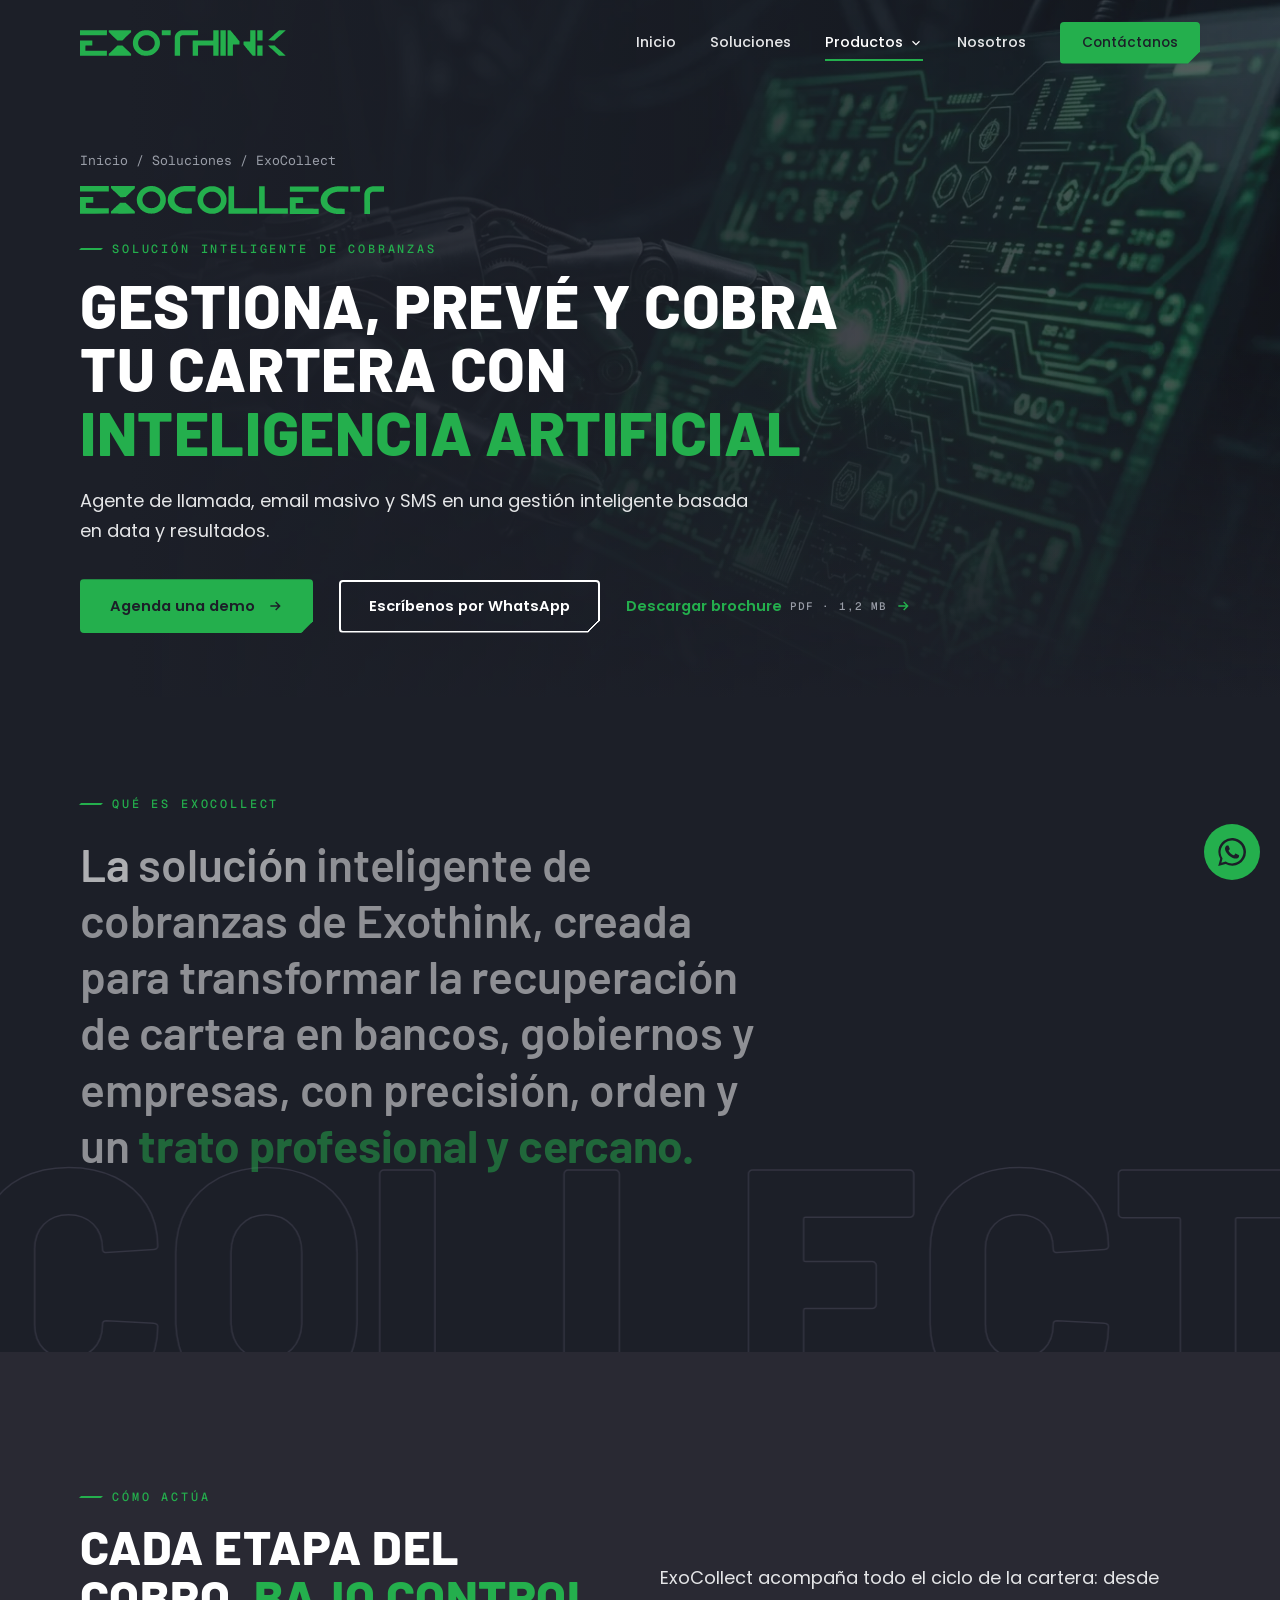
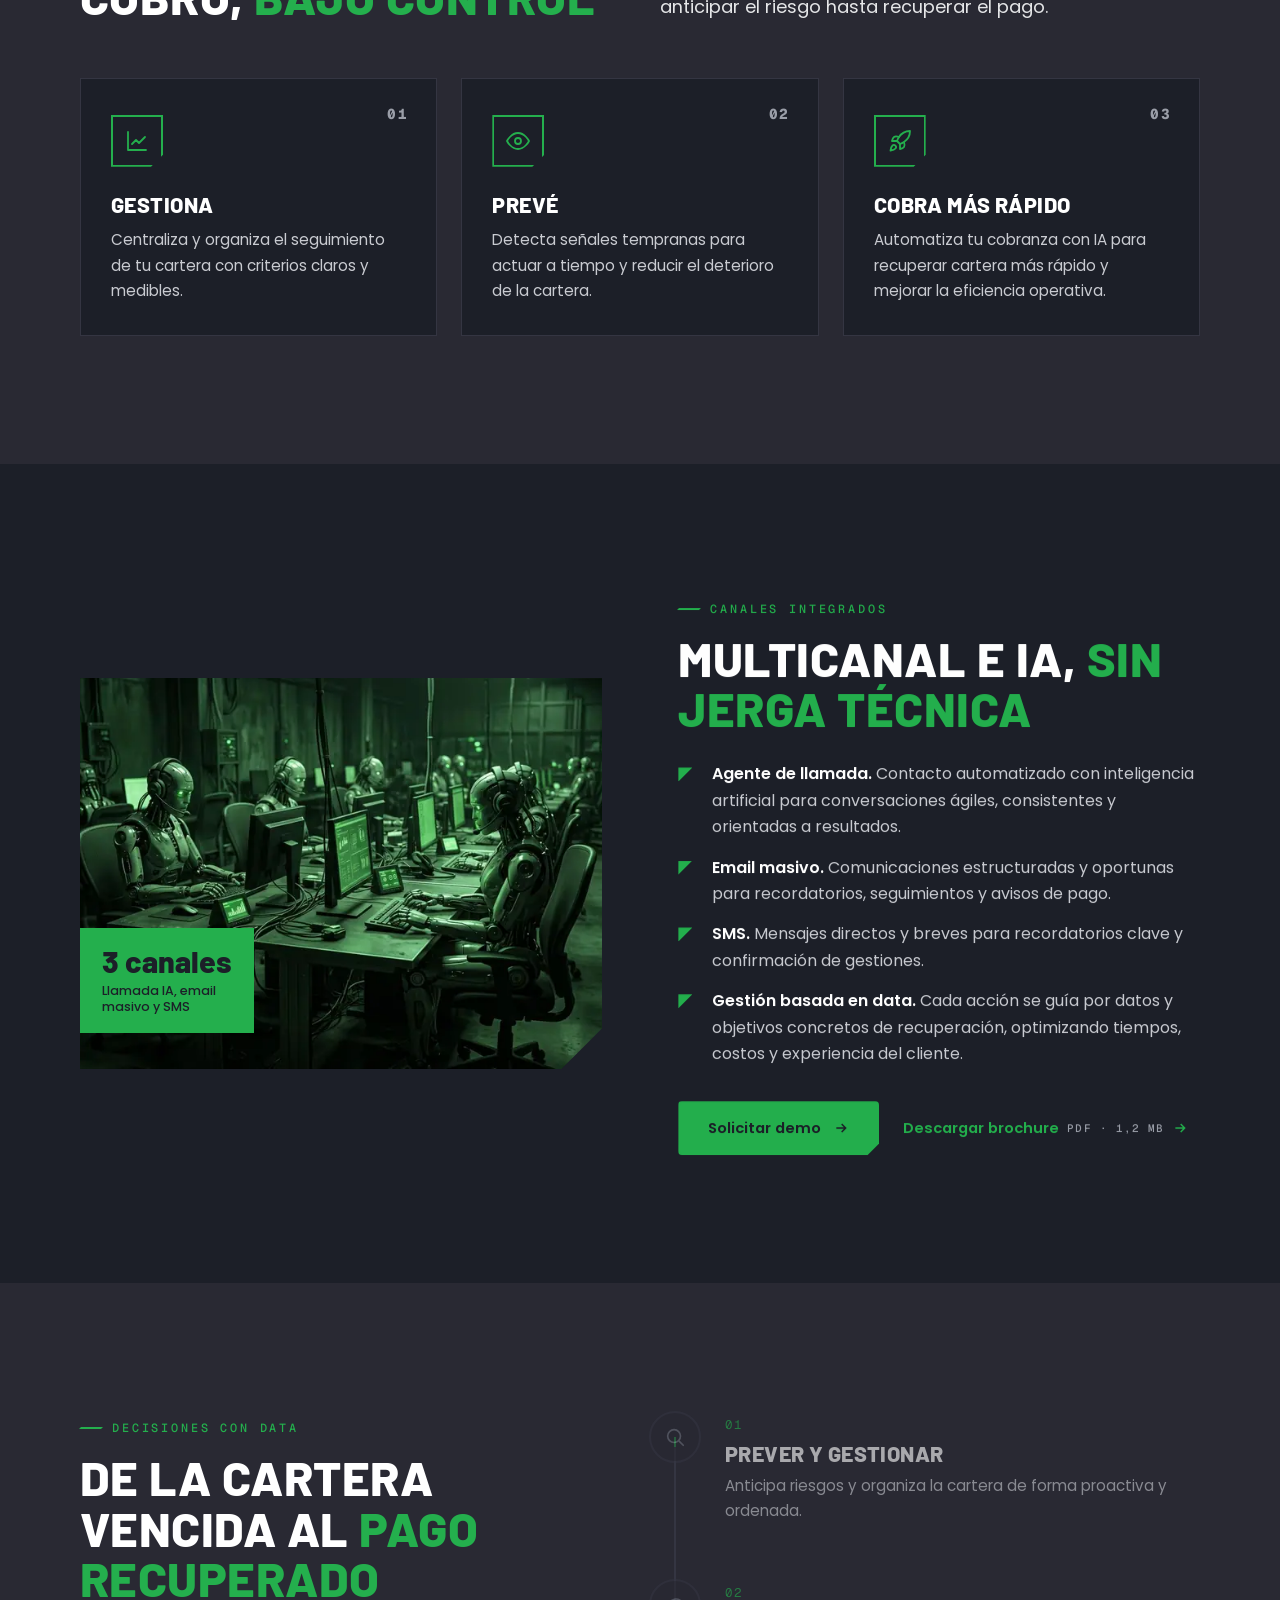
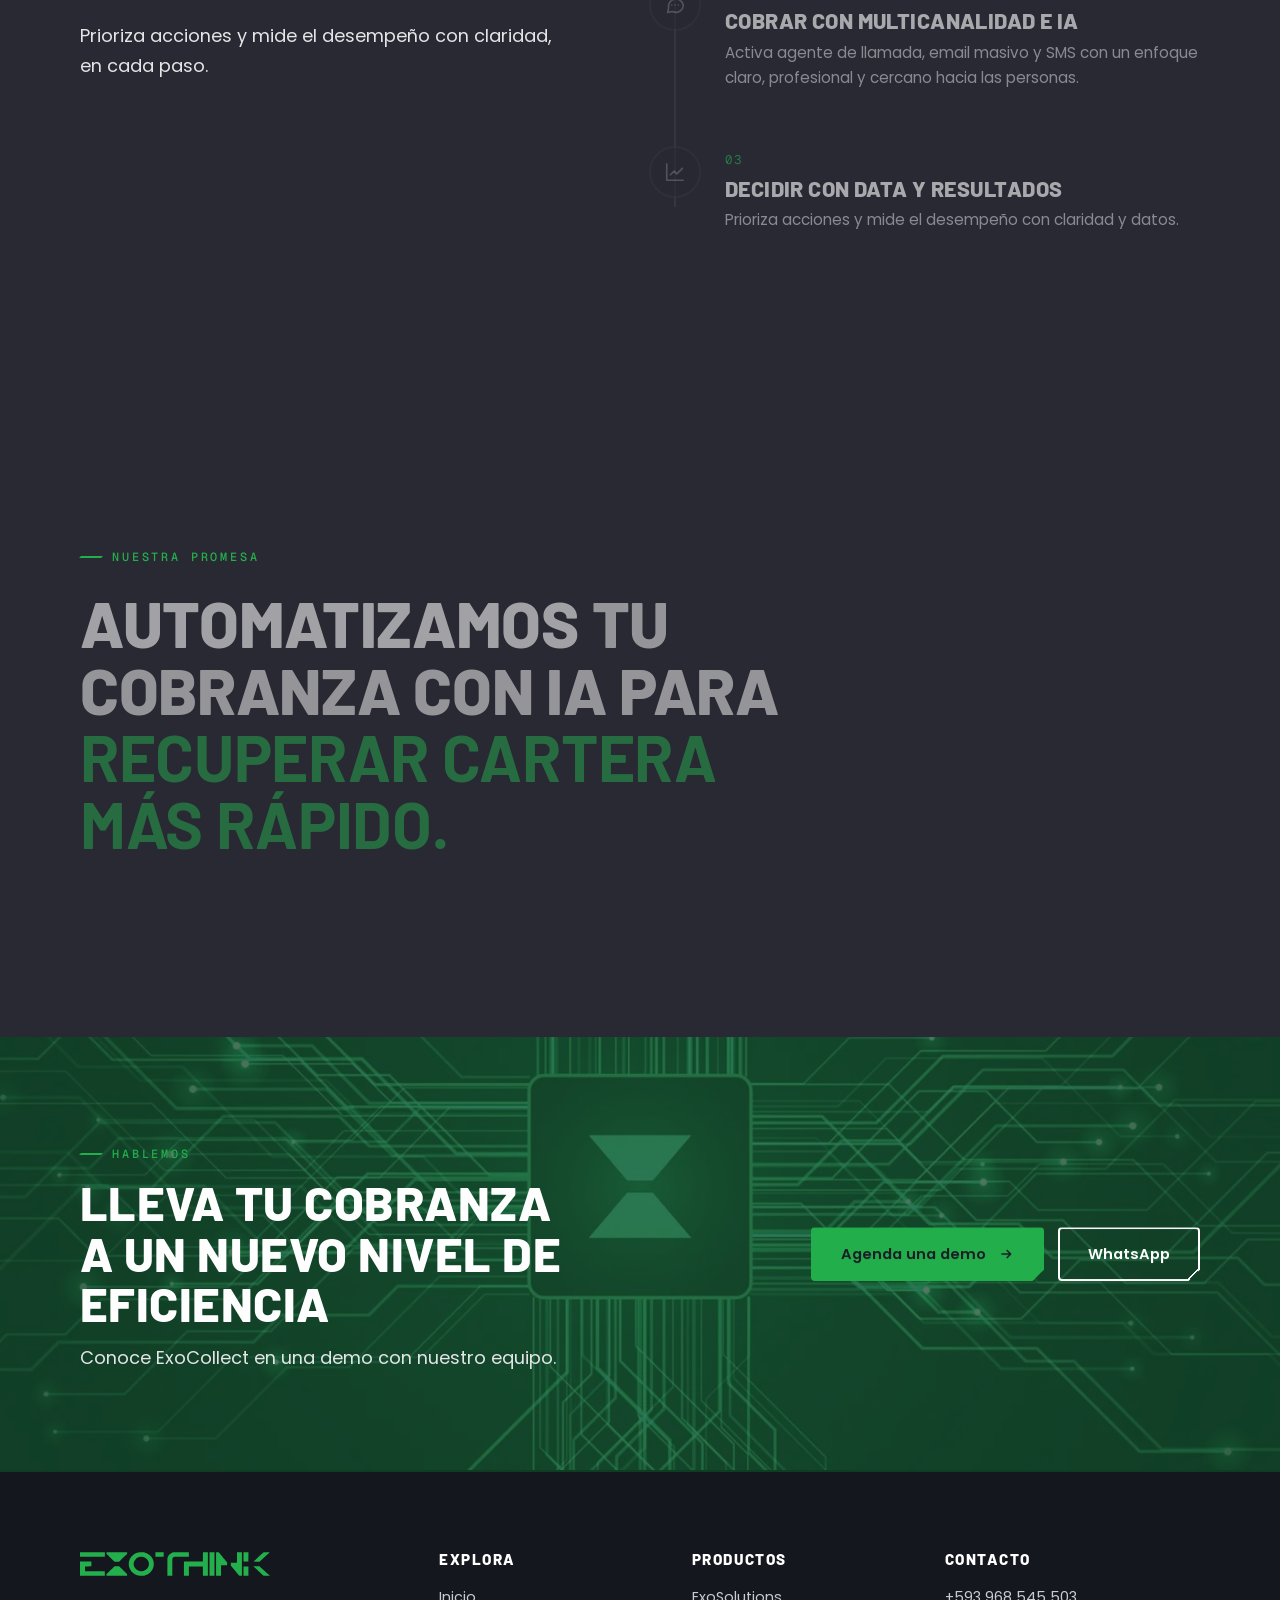
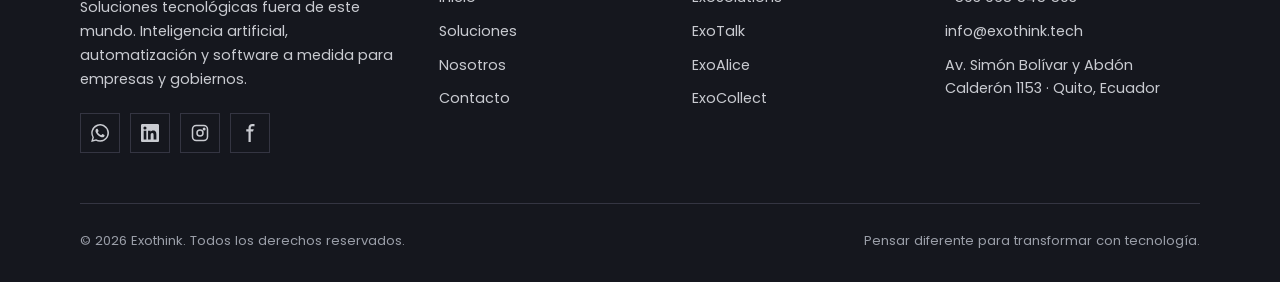
<file: exocollect.html>
<!doctype html>
<html lang="es">
<head>
<meta charset="utf-8">
<meta name="viewport" content="width=device-width,initial-scale=1">
<script>document.documentElement.classList.add('js')</script>
<title>ExoCollect · Cobranza inteligente con IA · Exothink</title>
<meta name="description" content="ExoCollect: gestiona, prevé y cobra tu cartera con inteligencia artificial. Agente de llamada, email masivo y SMS.">
<meta name="theme-color" content="#1C1F28">
<meta name="color-scheme" content="dark">
<meta property="og:title" content="ExoCollect · Cobranza inteligente con IA · Exothink">
<meta property="og:description" content="ExoCollect: gestiona, prevé y cobra tu cartera con inteligencia artificial. Agente de llamada, email masivo y SMS.">
<meta property="og:type" content="website">
<meta property="og:site_name" content="Exothink">
<meta property="og:locale" content="es_EC">
<meta property="og:url" content="https://www.exothink.tech/exocollect">
<meta property="og:image" content="https://www.exothink.tech/assets/img/og/exocollect.jpg">
<meta property="og:image:width" content="1200">
<meta property="og:image:height" content="630">
<meta name="twitter:card" content="summary_large_image">
<link rel="canonical" href="https://www.exothink.tech/exocollect">
<link rel="icon" href="assets/img/isotipo.svg" type="image/svg+xml">
<link rel="apple-touch-icon" href="/apple-touch-icon.png">
<link rel="preconnect" href="https://fonts.googleapis.com">
<link rel="preconnect" href="https://fonts.gstatic.com" crossorigin>
<link href="https://fonts.googleapis.com/css2?family=Barlow:wght@600;700;800&family=Geist+Mono:wght@400;500&family=Poppins:ital,wght@0,300;0,400;0,500;0,600;1,500&display=swap" rel="stylesheet">
<link rel="stylesheet" href="assets/css/style.css?v=7b72d203">
</head>
<body>
<a class="skip" href="#contenido">Saltar al contenido</a>
<header class="hdr">
  <div class="wrap">
    <a class="brand" href="index.html" aria-label="Exothink inicio"><img src="assets/img/logo.svg" alt="Exothink" width="206" height="26"></a>
    <nav class="nav" aria-label="Principal"><a href="index.html">Inicio</a><a href="soluciones.html">Soluciones</a><div class="dd"><button class="dd-t on" type="button" aria-expanded="false" aria-controls="dd-prod">Productos <svg viewBox="0 0 24 24" aria-hidden="true"><path d="M6 9l6 6 6-6" fill="none" stroke="currentColor" stroke-width="2"/></svg></button><div class="dd-m" id="dd-prod"><a href="soluciones.html#exosolutions"><b>ExoSolutions</b><small>Línea de soluciones IA</small></a><a href="soluciones.html#exotalk"><b>ExoTalk</b><small>IA conversacional</small></a><a href="soluciones.html#exoalice"><b>ExoAlice</b><small>Videovigilancia inteligente</small></a><a href="exocollect.html" class="on" aria-current="page"><b>ExoCollect</b><small>Cobranza inteligente</small></a></div></div><a href="nosotros.html">Nosotros</a><a class="btn" href="contacto.html">Contáctanos</a></nav>
    <button class="burger" aria-label="Abrir menú" aria-expanded="false"><span></span><span></span><span></span></button>
  </div>
</header>
<main id="contenido" tabindex="-1">

<section class="phero exo-hero">
  <div class="bg" style="--bg:url(/assets/img/panel-1400.webp);--bg-m:url(/assets/img/panel-800.webp);background-position:center 40%"></div>
  <div class="wrap">
    <div class="crumbs rv"><a href="index.html">Inicio</a> / <a href="soluciones.html">Soluciones</a> / ExoCollect</div>
    <img class="exo-wm rv" src="assets/img/exocollect.svg" alt="ExoCollect" width="430" height="40">
    <span class="eyebrow rv d1">Solución inteligente de cobranzas</span>
    <h1 class="rv d1">Gestiona, prevé y cobra tu cartera con <span class="g">inteligencia artificial</span></h1>
    <p class="lead rv d2">Agente de llamada, email masivo y SMS en una gestión inteligente basada en data y resultados.</p>
    <div class="ctas rv d3" style="display:flex;gap:14px 26px;flex-wrap:wrap;align-items:center;margin-top:34px"><a class="btn" href="contacto.html?interes=exocollect#form-contacto">Agenda una demo <svg viewBox="0 0 24 24" fill="none" stroke="currentColor" stroke-width="2.2"><path d="M5 12h14M13 6l6 6-6 6"/></svg></a><a class="btn ghost" href="https://wa.me/593968545503?text=Hola%2C%20quiero%20conocer%20ExoCollect" target="_blank" rel="noopener">Escríbenos por WhatsApp</a><a class="link" href="ExoCollect-Brochure.pdf" download>Descargar brochure <small class="fmeta">PDF · 1,2 MB</small> <svg viewBox="0 0 24 24" fill="none" stroke="currentColor" stroke-width="2.2"><path d="M5 12h14M13 6l6 6-6 6"/></svg></a></div>
  </div>
</section>

<section class="manifesto" data-scroll>
  <span class="wm" aria-hidden="true">COLLECT</span>
  <div class="wrap">
    <span class="eyebrow rv">Qué es ExoCollect</span>
    <p class="reveal-text" data-reveal>La solución inteligente de cobranzas de Exothink, creada para transformar la recuperación de cartera en bancos, gobiernos y empresas, con precisión, orden y un <b>trato profesional y cercano.</b></p>
  </div>
</section>

<section class="sec alt">
  <div class="wrap">
    <div class="head split">
      <div class="rv"><span class="eyebrow">Cómo actúa</span><h2>Cada etapa del cobro, <span class="g">bajo control</span></h2></div>
      <p class="lead rv d1">ExoCollect acompaña todo el ciclo de la cartera: desde anticipar el riesgo hasta recuperar el pago.</p>
    </div>
    <div class="grid3">
      <article class="card rv"><span class="n">01</span><div class="ic"><svg viewBox="0 0 24 24" fill="none" stroke="currentColor" stroke-width="1.8" stroke-linecap="round" stroke-linejoin="round"><path d="M3 3v18h18"/><path d="M7 15l4-4 3 3 6-6"/></svg></div><h3>Gestiona</h3><p>Centraliza y organiza el seguimiento de tu cartera con criterios claros y medibles.</p></article>
      <article class="card rv d1"><span class="n">02</span><div class="ic"><svg viewBox="0 0 24 24" fill="none" stroke="currentColor" stroke-width="1.8" stroke-linecap="round" stroke-linejoin="round"><path d="M1 12s4-8 11-8 11 8 11 8-4 8-11 8-11-8-11-8z"/><circle cx="12" cy="12" r="3"/></svg></div><h3>Prevé</h3><p>Detecta señales tempranas para actuar a tiempo y reducir el deterioro de la cartera.</p></article>
      <article class="card rv d2"><span class="n">03</span><div class="ic"><svg viewBox="0 0 24 24" fill="none" stroke="currentColor" stroke-width="1.8" stroke-linecap="round" stroke-linejoin="round"><path d="M4.5 16.5c-1.5 1.3-2 5-2 5s3.7-.5 5-2c.7-.8.7-2.1-.1-2.9a2.2 2.2 0 0 0-2.9-.1z"/><path d="M12 15l-3-3a22 22 0 0 1 2-3.9A12.9 12.9 0 0 1 22 2c0 2.7-.8 7.5-6 11a22.4 22.4 0 0 1-4 2z"/><path d="M9 12H4s.6-3 2-4c1.6-1.1 5 0 5 0M12 15v5s3-.6 4-2c1.1-1.6 0-5 0-5"/></svg></div><h3>Cobra más rápido</h3><p>Automatiza tu cobranza con IA para recuperar cartera más rápido y mejorar la eficiencia operativa.</p></article>
    </div>
  </div>
</section>

<section class="sec">
  <div class="wrap split">
    <div class="media rv"><img src="assets/img/robots.jpg" srcset="assets/img/robots-800.webp 800w, assets/img/robots-1400.webp 1400w" sizes="(max-width:860px) 92vw, 600px" alt="Agentes de inteligencia artificial gestionando llamadas de cobranza" loading="lazy"><div class="tag">3 canales<small>Llamada IA, email masivo y SMS</small></div></div>
    <div class="rv d1">
      <span class="eyebrow">Canales integrados</span>
      <h2>Multicanal e IA, <span class="g">sin jerga técnica</span></h2>
      <ul class="checks">
        <li><span><b>Agente de llamada.</b> Contacto automatizado con inteligencia artificial para conversaciones ágiles, consistentes y orientadas a resultados.</span></li>
        <li><span><b>Email masivo.</b> Comunicaciones estructuradas y oportunas para recordatorios, seguimientos y avisos de pago.</span></li>
        <li><span><b>SMS.</b> Mensajes directos y breves para recordatorios clave y confirmación de gestiones.</span></li>
        <li><span><b>Gestión basada en data.</b> Cada acción se guía por datos y objetivos concretos de recuperación, optimizando tiempos, costos y experiencia del cliente.</span></li>
      </ul>
      <div style="display:flex;gap:24px;flex-wrap:wrap;align-items:center"><a class="btn" href="contacto.html?interes=exocollect#form-contacto">Solicitar demo <svg viewBox="0 0 24 24" fill="none" stroke="currentColor" stroke-width="2.2"><path d="M5 12h14M13 6l6 6-6 6"/></svg></a><a class="link" href="ExoCollect-Brochure.pdf" download>Descargar brochure <small class="fmeta">PDF · 1,2 MB</small> <svg viewBox="0 0 24 24" fill="none" stroke="currentColor" stroke-width="2.2"><path d="M5 12h14M13 6l6 6-6 6"/></svg></a></div>
    </div>
  </div>
</section>

<section class="sec alt">
  <div class="wrap tl-wrap">
    <div class="tl-intro">
      <span class="eyebrow rv">Decisiones con data</span>
      <h2 class="rv d1">De la cartera vencida al <span class="g">pago recuperado</span></h2>
      <p class="lead rv d2" style="margin-top:18px">Prioriza acciones y mide el desempeño con claridad, en cada paso.</p>
    </div>
    <ol class="timeline" data-scroll data-timeline>
      <span class="tl-fill" aria-hidden="true"></span>
      <li class="tl-item"><span class="tl-dot"><svg viewBox="0 0 24 24" fill="none" stroke="currentColor" stroke-width="1.8" stroke-linecap="round" stroke-linejoin="round"><circle cx="11" cy="11" r="7"/><path d="M21 21l-4.3-4.3"/></svg></span><div><small>01</small><h3>Prever y gestionar</h3><p>Anticipa riesgos y organiza la cartera de forma proactiva y ordenada.</p></div></li>
      <li class="tl-item"><span class="tl-dot"><svg viewBox="0 0 24 24" fill="none" stroke="currentColor" stroke-width="1.8" stroke-linecap="round" stroke-linejoin="round"><path d="M21 12a8 8 0 0 1-11.6 7.1L4 20l1-4.6A8 8 0 1 1 21 12z"/><path d="M8.5 12h.01M12 12h.01M15.5 12h.01"/></svg></span><div><small>02</small><h3>Cobrar con multicanalidad e IA</h3><p>Activa agente de llamada, email masivo y SMS con un enfoque claro, profesional y cercano hacia las personas.</p></div></li>
      <li class="tl-item"><span class="tl-dot"><svg viewBox="0 0 24 24" fill="none" stroke="currentColor" stroke-width="1.8" stroke-linecap="round" stroke-linejoin="round"><path d="M3 3v18h18"/><path d="M7 15l4-4 3 3 6-6"/></svg></span><div><small>03</small><h3>Decidir con data y resultados</h3><p>Prioriza acciones y mide el desempeño con claridad y datos.</p></div></li>
    </ol>
  </div>
</section>

<section class="claim" data-scroll>
  <div class="wrap">
    <span class="eyebrow rv">Nuestra promesa</span>
    <p class="reveal-text big" data-reveal>Automatizamos tu cobranza con IA para <b>recuperar cartera más rápido.</b></p>
  </div>
</section>
<section class="cta">
  <div class="bg"></div>
  <div class="wrap">
    <div class="rv"><span class="eyebrow">Hablemos</span><h2>Lleva tu cobranza a un nuevo nivel de eficiencia</h2><p class="lead" style="margin-top:14px">Conoce ExoCollect en una demo con nuestro equipo.</p></div>
    <div class="rv d1" style="display:flex;gap:14px;flex-wrap:wrap"><a class="btn" href="contacto.html?interes=exocollect#form-contacto">Agenda una demo <svg viewBox="0 0 24 24" fill="none" stroke="currentColor" stroke-width="2.2"><path d="M5 12h14M13 6l6 6-6 6"/></svg></a><a class="btn ghost" href="https://wa.me/593968545503?text=Hola%2C%20quiero%20una%20demo%20de%20ExoCollect" target="_blank" rel="noopener">WhatsApp</a></div>
  </div>
</section>

</main>
<footer class="ftr">
  <div class="wrap">
    <div class="top">
      <div>
        <a class="brand" href="index.html"><img src="assets/img/logo.svg" alt="Exothink" width="190" height="24"></a>
        <p>Soluciones tecnológicas fuera de este mundo. Inteligencia artificial, automatización y software a medida para empresas y gobiernos.</p>
        <div class="social">
          <a href="https://wa.me/593968545503?text=Hola%2C%20quiero%20una%20demo%20de%20ExoCollect" target="_blank" rel="noopener" aria-label="WhatsApp (se abre en una pestaña nueva)"><svg viewBox="0 0 24 24" fill="currentColor"><path d="M17.5 14.4c-.3-.1-1.8-.9-2-1-.3-.1-.5-.1-.7.1-.2.3-.8 1-.9 1.2-.2.2-.3.2-.6.1-.3-.1-1.3-.5-2.4-1.5-.9-.8-1.5-1.8-1.7-2.1-.2-.3 0-.5.1-.6l.4-.5c.2-.2.2-.3.3-.5.1-.2 0-.4 0-.5l-.9-2.2c-.2-.6-.5-.5-.7-.5h-.6c-.2 0-.5.1-.8.4-.3.3-1 1-1 2.5s1.1 2.9 1.2 3.1c.1.2 2.1 3.2 5.1 4.5.7.3 1.3.5 1.7.6.7.2 1.4.2 1.9.1.6-.1 1.8-.7 2-1.4.2-.7.2-1.3.2-1.4-.1-.1-.3-.2-.6-.3zM12 21.8c-1.8 0-3.5-.5-5-1.4l-.4-.2-3.7 1 1-3.6-.2-.4A9.8 9.8 0 1 1 12 21.8zM20.5 3.5A11.8 11.8 0 0 0 1.9 17.7L.2 24l6.4-1.7A11.8 11.8 0 0 0 24 12c0-3.2-1.2-6.1-3.5-8.5z"/></svg></a>
          <a href="#" aria-label="LinkedIn"><svg viewBox="0 0 24 24" fill="currentColor"><path d="M20.4 20.5h-3.6v-5.6c0-1.3 0-3-1.8-3s-2.1 1.4-2.1 2.9v5.7H9.4V9h3.4v1.6c.5-.9 1.6-1.8 3.4-1.8 3.6 0 4.3 2.4 4.3 5.5v6.2zM5.3 7.4a2.1 2.1 0 1 1 0-4.2 2.1 2.1 0 0 1 0 4.2zM7.1 20.5H3.6V9h3.5v11.5zM22.2 0H1.8C.8 0 0 .8 0 1.7v20.6c0 .9.8 1.7 1.8 1.7h20.4c1 0 1.8-.8 1.8-1.7V1.7C24 .8 23.2 0 22.2 0z"/></svg></a>
          <a href="#" aria-label="Instagram"><svg viewBox="0 0 24 24" fill="none" stroke="currentColor" stroke-width="2"><rect x="2" y="2" width="20" height="20" rx="5"/><circle cx="12" cy="12" r="4"/><circle cx="17.5" cy="6.5" r="1" fill="currentColor"/></svg></a>
          <a href="#" aria-label="Facebook"><svg viewBox="0 0 24 24" fill="currentColor"><path d="M15 3h3V0h-3c-2.8 0-5 2.2-5 5v2H7v3h3v14h3V10h3l1-3h-4V5c0-1.1.9-2 2-2z"/></svg></a>
        </div>
      </div>
      <div><h2 class="ftr-h">Explora</h2><ul><li><a href="index.html">Inicio</a></li><li><a href="soluciones.html">Soluciones</a></li><li><a href="nosotros.html">Nosotros</a></li><li><a href="contacto.html">Contacto</a></li></ul></div>
      <div><h2 class="ftr-h">Productos</h2><ul><li><a href="soluciones.html#exosolutions">ExoSolutions</a></li><li><a href="soluciones.html#exotalk">ExoTalk</a></li><li><a href="soluciones.html#exoalice">ExoAlice</a></li><li><a href="exocollect.html">ExoCollect</a></li></ul></div>
      <div><h2 class="ftr-h">Contacto</h2><ul><li><a href="tel:+593968545503">+593 968 545 503</a></li><li><a href="mailto:info@exothink.tech">info@exothink.tech</a></li><li>Av. Simón Bolívar y Abdón Calderón 1153 · Quito, Ecuador</li></ul></div>
    </div>
    <div class="bot"><span>© <span data-year>2026</span> Exothink. Todos los derechos reservados.</span><span>Pensar diferente para transformar con tecnología.</span></div>
  </div>
</footer>
<aside class="quick" aria-label="Accesos rápidos">
<button class="totop" type="button" aria-label="Volver arriba"><svg class="ring" viewBox="0 0 48 48" aria-hidden="true"><circle cx="24" cy="24" r="22"/><circle class="bar" cx="24" cy="24" r="22"/></svg><svg class="up" viewBox="0 0 24 24" aria-hidden="true"><path d="M12 19V5M5 12l7-7 7 7" fill="none" stroke="currentColor" stroke-width="2" stroke-linecap="square"/></svg></button>
<a class="wa" href="https://wa.me/593968545503?text=Hola%2C%20quiero%20una%20demo%20de%20ExoCollect" target="_blank" rel="noopener" aria-label="Escríbenos por WhatsApp (se abre en una pestaña nueva)"><svg viewBox="0 0 24 24" fill="currentColor"><path d="M17.5 14.4c-.3-.1-1.8-.9-2-1-.3-.1-.5-.1-.7.1-.2.3-.8 1-.9 1.2-.2.2-.3.2-.6.1-.3-.1-1.3-.5-2.4-1.5-.9-.8-1.5-1.8-1.7-2.1-.2-.3 0-.5.1-.6l.4-.5c.2-.2.2-.3.3-.5.1-.2 0-.4 0-.5l-.9-2.2c-.2-.6-.5-.5-.7-.5h-.6c-.2 0-.5.1-.8.4-.3.3-1 1-1 2.5s1.1 2.9 1.2 3.1c.1.2 2.1 3.2 5.1 4.5.7.3 1.3.5 1.7.6.7.2 1.4.2 1.9.1.6-.1 1.8-.7 2-1.4.2-.7.2-1.3.2-1.4-.1-.1-.3-.2-.6-.3zM12 21.8c-1.8 0-3.5-.5-5-1.4l-.4-.2-3.7 1 1-3.6-.2-.4A9.8 9.8 0 1 1 12 21.8zM20.5 3.5A11.8 11.8 0 0 0 1.9 17.7L.2 24l6.4-1.7A11.8 11.8 0 0 0 24 12c0-3.2-1.2-6.1-3.5-8.5z"/></svg></a>
</aside>
<script src="assets/vendor/gsap.min.js?v=7b72d203" defer></script>
<script src="assets/vendor/ScrollTrigger.min.js?v=7b72d203" defer></script>
<script src="assets/js/main.js?v=7b72d203" defer></script>
</body>
</html>
</file>
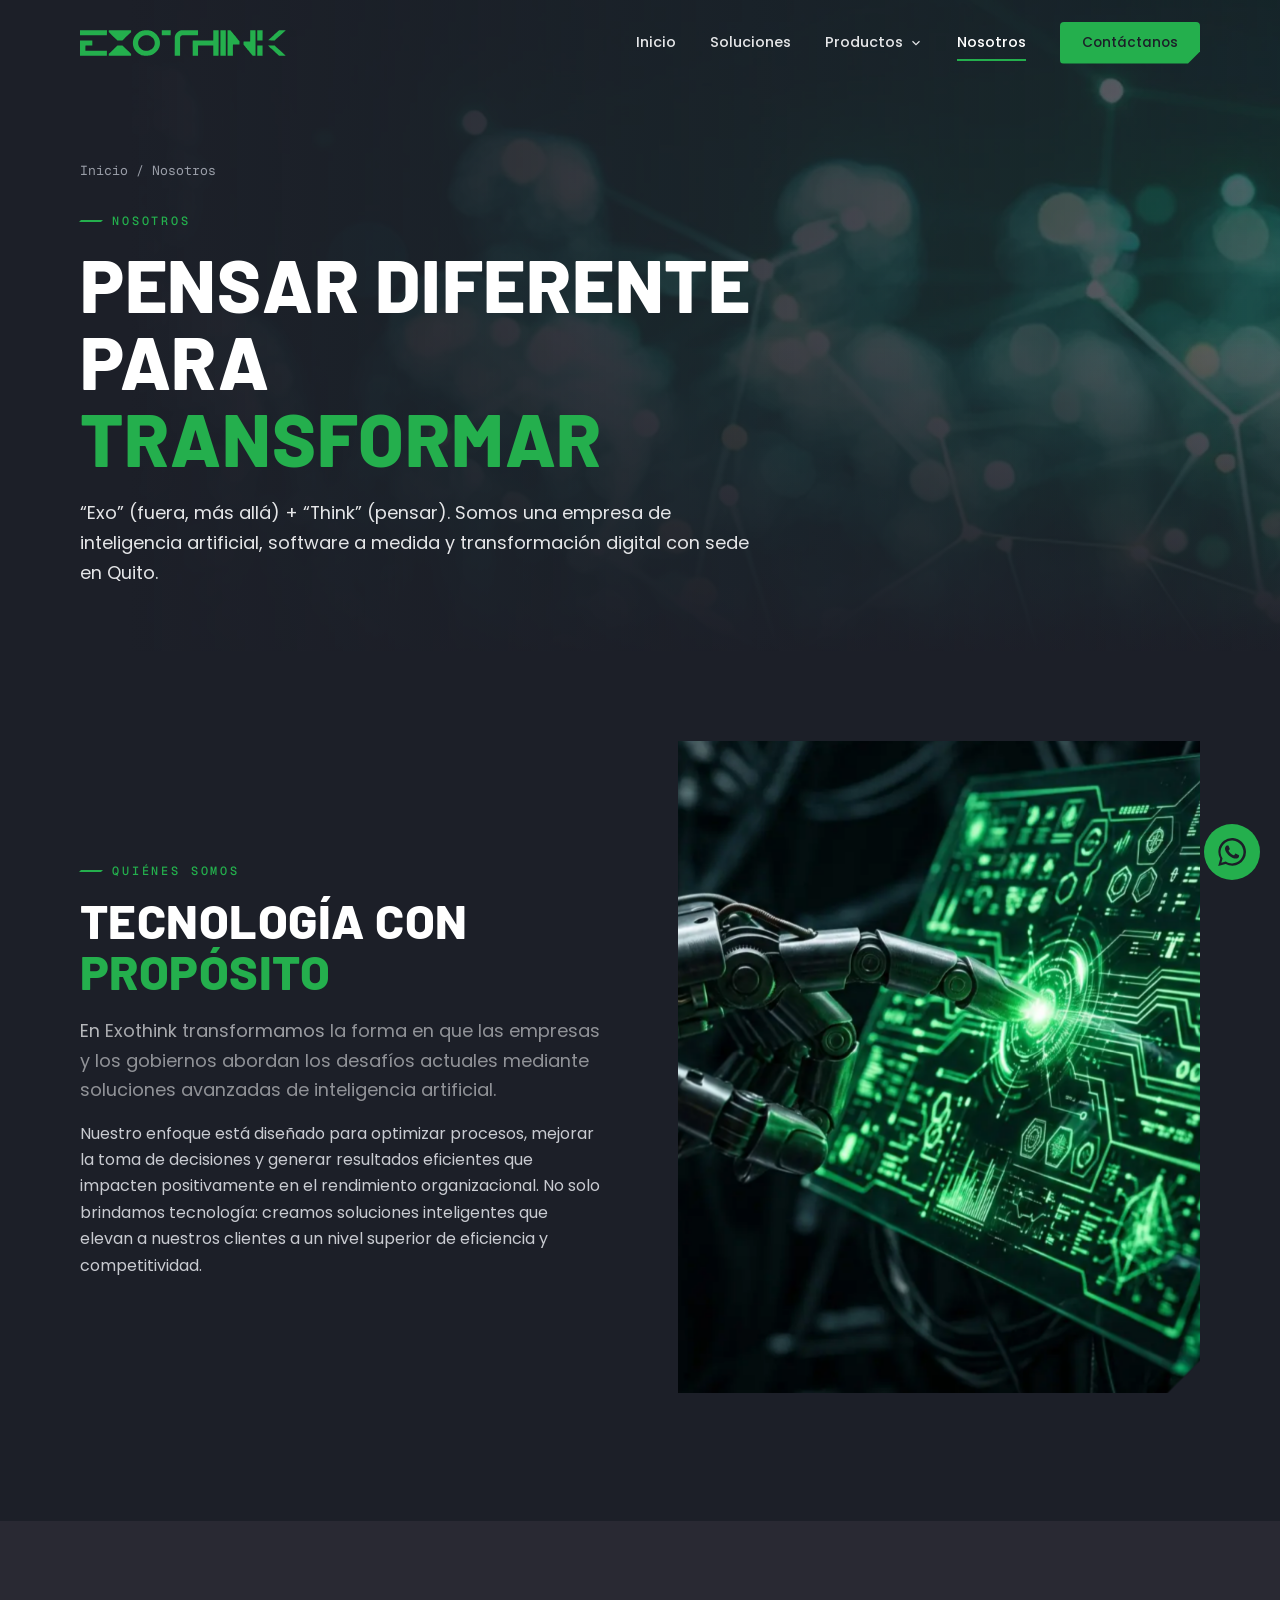
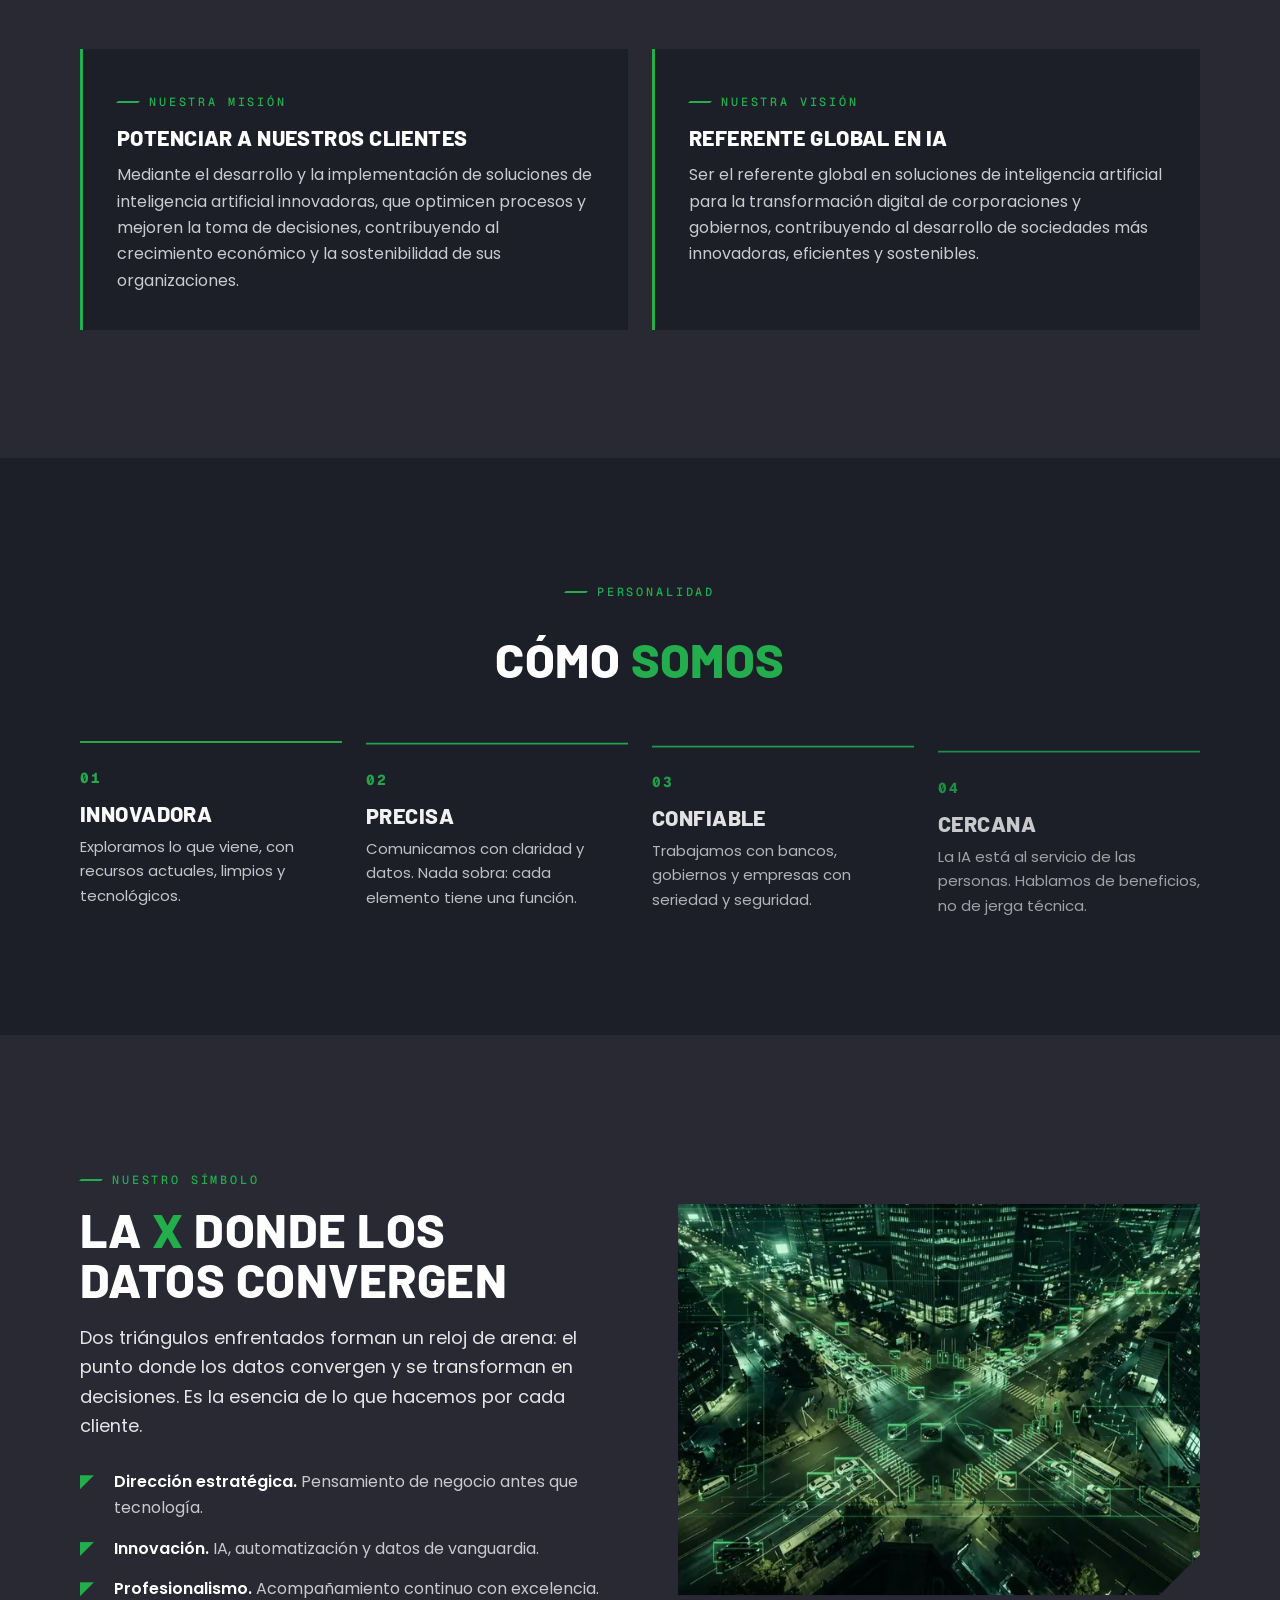
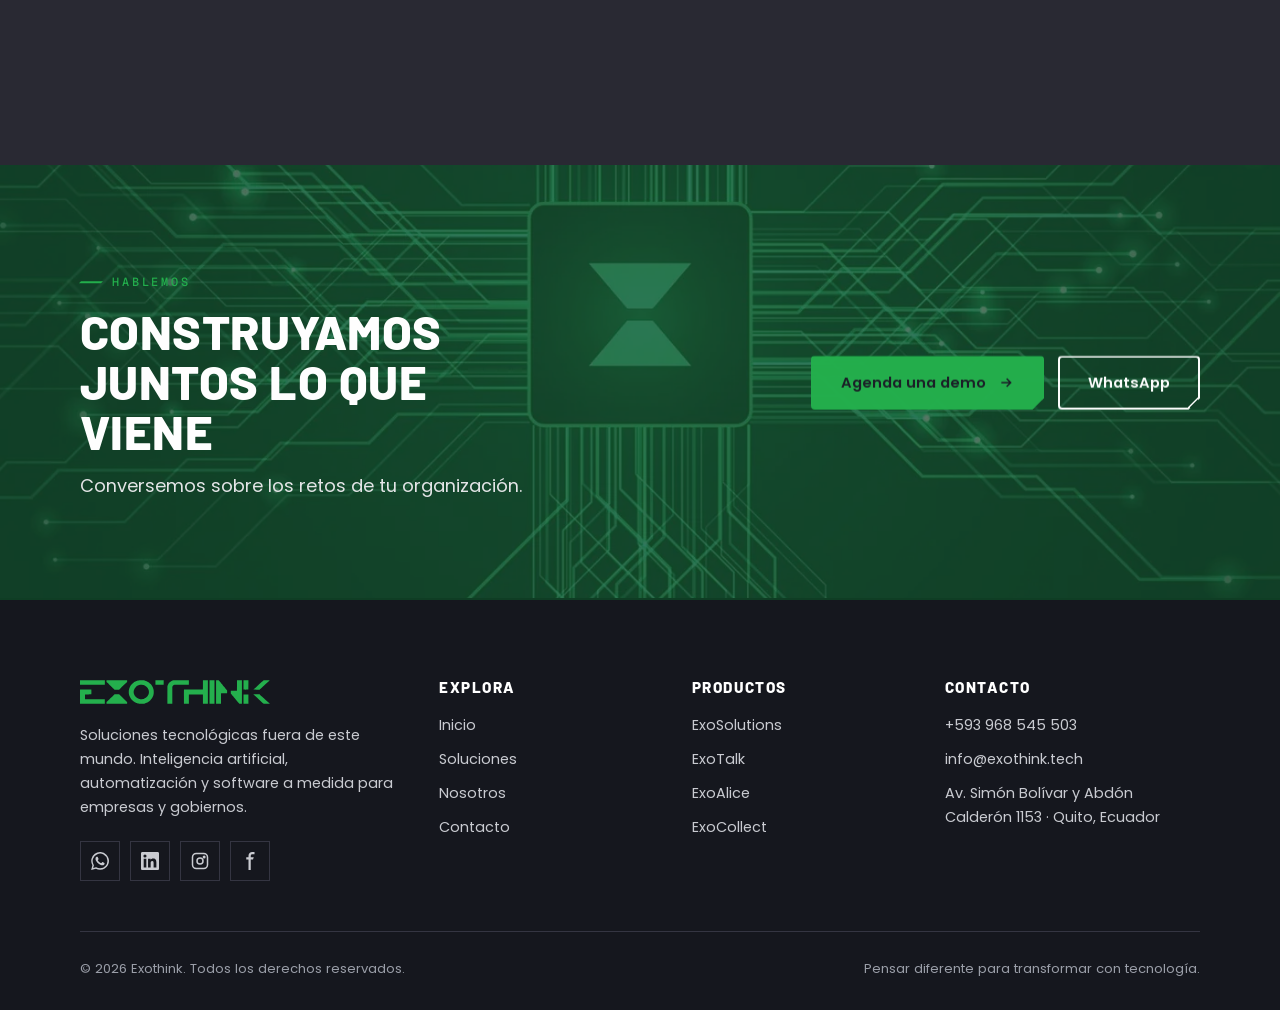
<file: nosotros.html>
<!doctype html>
<html lang="es">
<head>
<meta charset="utf-8">
<meta name="viewport" content="width=device-width,initial-scale=1">
<script>document.documentElement.classList.add('js')</script>
<title>Nosotros · Exothink</title>
<meta name="description" content="Conoce Exothink: misión, visión y personalidad de marca.">
<meta name="theme-color" content="#1C1F28">
<meta name="color-scheme" content="dark">
<meta property="og:title" content="Nosotros · Exothink">
<meta property="og:description" content="Conoce Exothink: misión, visión y personalidad de marca.">
<meta property="og:type" content="website">
<meta property="og:site_name" content="Exothink">
<meta property="og:locale" content="es_EC">
<meta property="og:url" content="https://www.exothink.tech/nosotros">
<meta property="og:image" content="https://www.exothink.tech/assets/img/og/nosotros.jpg">
<meta property="og:image:width" content="1200">
<meta property="og:image:height" content="630">
<meta name="twitter:card" content="summary_large_image">
<link rel="canonical" href="https://www.exothink.tech/nosotros">
<link rel="icon" href="assets/img/isotipo.svg" type="image/svg+xml">
<link rel="apple-touch-icon" href="/apple-touch-icon.png">
<link rel="preconnect" href="https://fonts.googleapis.com">
<link rel="preconnect" href="https://fonts.gstatic.com" crossorigin>
<link href="https://fonts.googleapis.com/css2?family=Barlow:wght@600;700;800&family=Geist+Mono:wght@400;500&family=Poppins:ital,wght@0,300;0,400;0,500;0,600;1,500&display=swap" rel="stylesheet">
<link rel="stylesheet" href="assets/css/style.css?v=7b72d203">
</head>
<body>
<a class="skip" href="#contenido">Saltar al contenido</a>
<header class="hdr">
  <div class="wrap">
    <a class="brand" href="index.html" aria-label="Exothink inicio"><img src="assets/img/logo.svg" alt="Exothink" width="206" height="26"></a>
    <nav class="nav" aria-label="Principal"><a href="index.html">Inicio</a><a href="soluciones.html">Soluciones</a><div class="dd"><button class="dd-t" type="button" aria-expanded="false" aria-controls="dd-prod">Productos <svg viewBox="0 0 24 24" aria-hidden="true"><path d="M6 9l6 6 6-6" fill="none" stroke="currentColor" stroke-width="2"/></svg></button><div class="dd-m" id="dd-prod"><a href="soluciones.html#exosolutions"><b>ExoSolutions</b><small>Línea de soluciones IA</small></a><a href="soluciones.html#exotalk"><b>ExoTalk</b><small>IA conversacional</small></a><a href="soluciones.html#exoalice"><b>ExoAlice</b><small>Videovigilancia inteligente</small></a><a href="exocollect.html"><b>ExoCollect</b><small>Cobranza inteligente</small></a></div></div><a href="nosotros.html" class="on" aria-current="page">Nosotros</a><a class="btn" href="contacto.html">Contáctanos</a></nav>
    <button class="burger" aria-label="Abrir menú" aria-expanded="false"><span></span><span></span><span></span></button>
  </div>
</header>
<main id="contenido" tabindex="-1">

<section class="phero">
  <div class="bg" style="--bg:url(/assets/img/people-1400.webp);--bg-m:url(/assets/img/people-800.webp);background-position:center 30%"></div>
  <div class="wrap">
    <div class="crumbs rv"><a href="index.html">Inicio</a> / Nosotros</div>
    <span class="eyebrow rv">Nosotros</span>
    <h1 class="rv d1">Pensar diferente para <span class="g">transformar</span></h1>
    <p class="lead rv d2">“Exo” (fuera, más allá) + “Think” (pensar). Somos una empresa de inteligencia artificial, software a medida y transformación digital con sede en Quito.</p>
  </div>
</section>

<section class="sec">
  <div class="wrap split">
    <div class="rv">
      <span class="eyebrow">Quiénes somos</span>
      <h2>Tecnología con <span class="g">propósito</span></h2>
      <p class="lead" data-reveal style="margin:20px 0 16px">En Exothink transformamos la forma en que las empresas y los gobiernos abordan los desafíos actuales mediante soluciones avanzadas de inteligencia artificial.</p>
      <p>Nuestro enfoque está diseñado para optimizar procesos, mejorar la toma de decisiones y generar resultados eficientes que impacten positivamente en el rendimiento organizacional. No solo brindamos tecnología: creamos soluciones inteligentes que elevan a nuestros clientes a un nivel superior de eficiencia y competitividad.</p>
    </div>
    <div class="media tall rv d1"><img src="assets/img/robot-hand.jpg" srcset="assets/img/robot-hand-800.webp 800w, assets/img/robot-hand-1311.webp 1311w" sizes="(max-width:860px) 92vw, 600px" alt="Mano robótica sobre un panel digital" loading="lazy"></div>
  </div>
</section>

<section class="sec alt">
  <div class="wrap grid2">
    <div class="pill rv"><span class="eyebrow">Nuestra misión</span><h3>Potenciar a nuestros clientes</h3><p>Mediante el desarrollo y la implementación de soluciones de inteligencia artificial innovadoras, que optimicen procesos y mejoren la toma de decisiones, contribuyendo al crecimiento económico y la sostenibilidad de sus organizaciones.</p></div>
    <div class="pill rv d1"><span class="eyebrow">Nuestra visión</span><h3>Referente global en IA</h3><p>Ser el referente global en soluciones de inteligencia artificial para la transformación digital de corporaciones y gobiernos, contribuyendo al desarrollo de sociedades más innovadoras, eficientes y sostenibles.</p></div>
  </div>
</section>

<section class="sec">
  <div class="wrap">
    <div class="head center"><span class="eyebrow rv">Personalidad</span><h2 class="rv d1">Cómo <span class="g">somos</span></h2></div>
    <div class="values">
      <div class="val rv"><small>01</small><h3>Innovadora</h3><p>Exploramos lo que viene, con recursos actuales, limpios y tecnológicos.</p></div>
      <div class="val rv d1"><small>02</small><h3>Precisa</h3><p>Comunicamos con claridad y datos. Nada sobra: cada elemento tiene una función.</p></div>
      <div class="val rv d2"><small>03</small><h3>Confiable</h3><p>Trabajamos con bancos, gobiernos y empresas con seriedad y seguridad.</p></div>
      <div class="val rv d3"><small>04</small><h3>Cercana</h3><p>La IA está al servicio de las personas. Hablamos de beneficios, no de jerga técnica.</p></div>
    </div>
  </div>
</section>

<section class="sec alt">
  <div class="wrap split rev">
    <div class="media rv"><img src="assets/img/city.jpg" srcset="assets/img/city-800.webp 800w, assets/img/city-1400.webp 1400w" sizes="(max-width:860px) 92vw, 600px" alt="Ciudad inteligente conectada vista desde arriba" loading="lazy"></div>
    <div class="rv d1">
      <span class="eyebrow">Nuestro símbolo</span>
      <h2>La <span class="g">X</span> donde los datos convergen</h2>
      <p class="lead" style="margin-top:18px">Dos triángulos enfrentados forman un reloj de arena: el punto donde los datos convergen y se transforman en decisiones. Es la esencia de lo que hacemos por cada cliente.</p>
      <ul class="checks">
        <li><span><b>Dirección estratégica.</b> Pensamiento de negocio antes que tecnología.</span></li>
        <li><span><b>Innovación.</b> IA, automatización y datos de vanguardia.</span></li>
        <li><span><b>Profesionalismo.</b> Acompañamiento continuo con excelencia.</span></li>
      </ul>
    </div>
  </div>
</section>
<section class="cta">
  <div class="bg"></div>
  <div class="wrap">
    <div class="rv"><span class="eyebrow">Hablemos</span><h2>Construyamos juntos lo que viene</h2><p class="lead" style="margin-top:14px">Conversemos sobre los retos de tu organización.</p></div>
    <div class="rv d1" style="display:flex;gap:14px;flex-wrap:wrap"><a class="btn" href="contacto.html">Agenda una demo <svg viewBox="0 0 24 24" fill="none" stroke="currentColor" stroke-width="2.2"><path d="M5 12h14M13 6l6 6-6 6"/></svg></a><a class="btn ghost" href="https://wa.me/593968545503?text=Hola%20Exothink%2C%20quiero%20m%C3%A1s%20informaci%C3%B3n" target="_blank" rel="noopener">WhatsApp</a></div>
  </div>
</section>

</main>
<footer class="ftr">
  <div class="wrap">
    <div class="top">
      <div>
        <a class="brand" href="index.html"><img src="assets/img/logo.svg" alt="Exothink" width="190" height="24"></a>
        <p>Soluciones tecnológicas fuera de este mundo. Inteligencia artificial, automatización y software a medida para empresas y gobiernos.</p>
        <div class="social">
          <a href="https://wa.me/593968545503?text=Hola%20Exothink%2C%20quiero%20m%C3%A1s%20informaci%C3%B3n" target="_blank" rel="noopener" aria-label="WhatsApp (se abre en una pestaña nueva)"><svg viewBox="0 0 24 24" fill="currentColor"><path d="M17.5 14.4c-.3-.1-1.8-.9-2-1-.3-.1-.5-.1-.7.1-.2.3-.8 1-.9 1.2-.2.2-.3.2-.6.1-.3-.1-1.3-.5-2.4-1.5-.9-.8-1.5-1.8-1.7-2.1-.2-.3 0-.5.1-.6l.4-.5c.2-.2.2-.3.3-.5.1-.2 0-.4 0-.5l-.9-2.2c-.2-.6-.5-.5-.7-.5h-.6c-.2 0-.5.1-.8.4-.3.3-1 1-1 2.5s1.1 2.9 1.2 3.1c.1.2 2.1 3.2 5.1 4.5.7.3 1.3.5 1.7.6.7.2 1.4.2 1.9.1.6-.1 1.8-.7 2-1.4.2-.7.2-1.3.2-1.4-.1-.1-.3-.2-.6-.3zM12 21.8c-1.8 0-3.5-.5-5-1.4l-.4-.2-3.7 1 1-3.6-.2-.4A9.8 9.8 0 1 1 12 21.8zM20.5 3.5A11.8 11.8 0 0 0 1.9 17.7L.2 24l6.4-1.7A11.8 11.8 0 0 0 24 12c0-3.2-1.2-6.1-3.5-8.5z"/></svg></a>
          <a href="#" aria-label="LinkedIn"><svg viewBox="0 0 24 24" fill="currentColor"><path d="M20.4 20.5h-3.6v-5.6c0-1.3 0-3-1.8-3s-2.1 1.4-2.1 2.9v5.7H9.4V9h3.4v1.6c.5-.9 1.6-1.8 3.4-1.8 3.6 0 4.3 2.4 4.3 5.5v6.2zM5.3 7.4a2.1 2.1 0 1 1 0-4.2 2.1 2.1 0 0 1 0 4.2zM7.1 20.5H3.6V9h3.5v11.5zM22.2 0H1.8C.8 0 0 .8 0 1.7v20.6c0 .9.8 1.7 1.8 1.7h20.4c1 0 1.8-.8 1.8-1.7V1.7C24 .8 23.2 0 22.2 0z"/></svg></a>
          <a href="#" aria-label="Instagram"><svg viewBox="0 0 24 24" fill="none" stroke="currentColor" stroke-width="2"><rect x="2" y="2" width="20" height="20" rx="5"/><circle cx="12" cy="12" r="4"/><circle cx="17.5" cy="6.5" r="1" fill="currentColor"/></svg></a>
          <a href="#" aria-label="Facebook"><svg viewBox="0 0 24 24" fill="currentColor"><path d="M15 3h3V0h-3c-2.8 0-5 2.2-5 5v2H7v3h3v14h3V10h3l1-3h-4V5c0-1.1.9-2 2-2z"/></svg></a>
        </div>
      </div>
      <div><h2 class="ftr-h">Explora</h2><ul><li><a href="index.html">Inicio</a></li><li><a href="soluciones.html">Soluciones</a></li><li><a href="nosotros.html">Nosotros</a></li><li><a href="contacto.html">Contacto</a></li></ul></div>
      <div><h2 class="ftr-h">Productos</h2><ul><li><a href="soluciones.html#exosolutions">ExoSolutions</a></li><li><a href="soluciones.html#exotalk">ExoTalk</a></li><li><a href="soluciones.html#exoalice">ExoAlice</a></li><li><a href="exocollect.html">ExoCollect</a></li></ul></div>
      <div><h2 class="ftr-h">Contacto</h2><ul><li><a href="tel:+593968545503">+593 968 545 503</a></li><li><a href="mailto:info@exothink.tech">info@exothink.tech</a></li><li>Av. Simón Bolívar y Abdón Calderón 1153 · Quito, Ecuador</li></ul></div>
    </div>
    <div class="bot"><span>© <span data-year>2026</span> Exothink. Todos los derechos reservados.</span><span>Pensar diferente para transformar con tecnología.</span></div>
  </div>
</footer>
<aside class="quick" aria-label="Accesos rápidos">
<button class="totop" type="button" aria-label="Volver arriba"><svg class="ring" viewBox="0 0 48 48" aria-hidden="true"><circle cx="24" cy="24" r="22"/><circle class="bar" cx="24" cy="24" r="22"/></svg><svg class="up" viewBox="0 0 24 24" aria-hidden="true"><path d="M12 19V5M5 12l7-7 7 7" fill="none" stroke="currentColor" stroke-width="2" stroke-linecap="square"/></svg></button>
<a class="wa" href="https://wa.me/593968545503?text=Hola%20Exothink%2C%20quiero%20m%C3%A1s%20informaci%C3%B3n" target="_blank" rel="noopener" aria-label="Escríbenos por WhatsApp (se abre en una pestaña nueva)"><svg viewBox="0 0 24 24" fill="currentColor"><path d="M17.5 14.4c-.3-.1-1.8-.9-2-1-.3-.1-.5-.1-.7.1-.2.3-.8 1-.9 1.2-.2.2-.3.2-.6.1-.3-.1-1.3-.5-2.4-1.5-.9-.8-1.5-1.8-1.7-2.1-.2-.3 0-.5.1-.6l.4-.5c.2-.2.2-.3.3-.5.1-.2 0-.4 0-.5l-.9-2.2c-.2-.6-.5-.5-.7-.5h-.6c-.2 0-.5.1-.8.4-.3.3-1 1-1 2.5s1.1 2.9 1.2 3.1c.1.2 2.1 3.2 5.1 4.5.7.3 1.3.5 1.7.6.7.2 1.4.2 1.9.1.6-.1 1.8-.7 2-1.4.2-.7.2-1.3.2-1.4-.1-.1-.3-.2-.6-.3zM12 21.8c-1.8 0-3.5-.5-5-1.4l-.4-.2-3.7 1 1-3.6-.2-.4A9.8 9.8 0 1 1 12 21.8zM20.5 3.5A11.8 11.8 0 0 0 1.9 17.7L.2 24l6.4-1.7A11.8 11.8 0 0 0 24 12c0-3.2-1.2-6.1-3.5-8.5z"/></svg></a>
</aside>
<script src="assets/vendor/gsap.min.js?v=7b72d203" defer></script>
<script src="assets/vendor/ScrollTrigger.min.js?v=7b72d203" defer></script>
<script src="assets/js/main.js?v=7b72d203" defer></script>
</body>
</html>
</file>
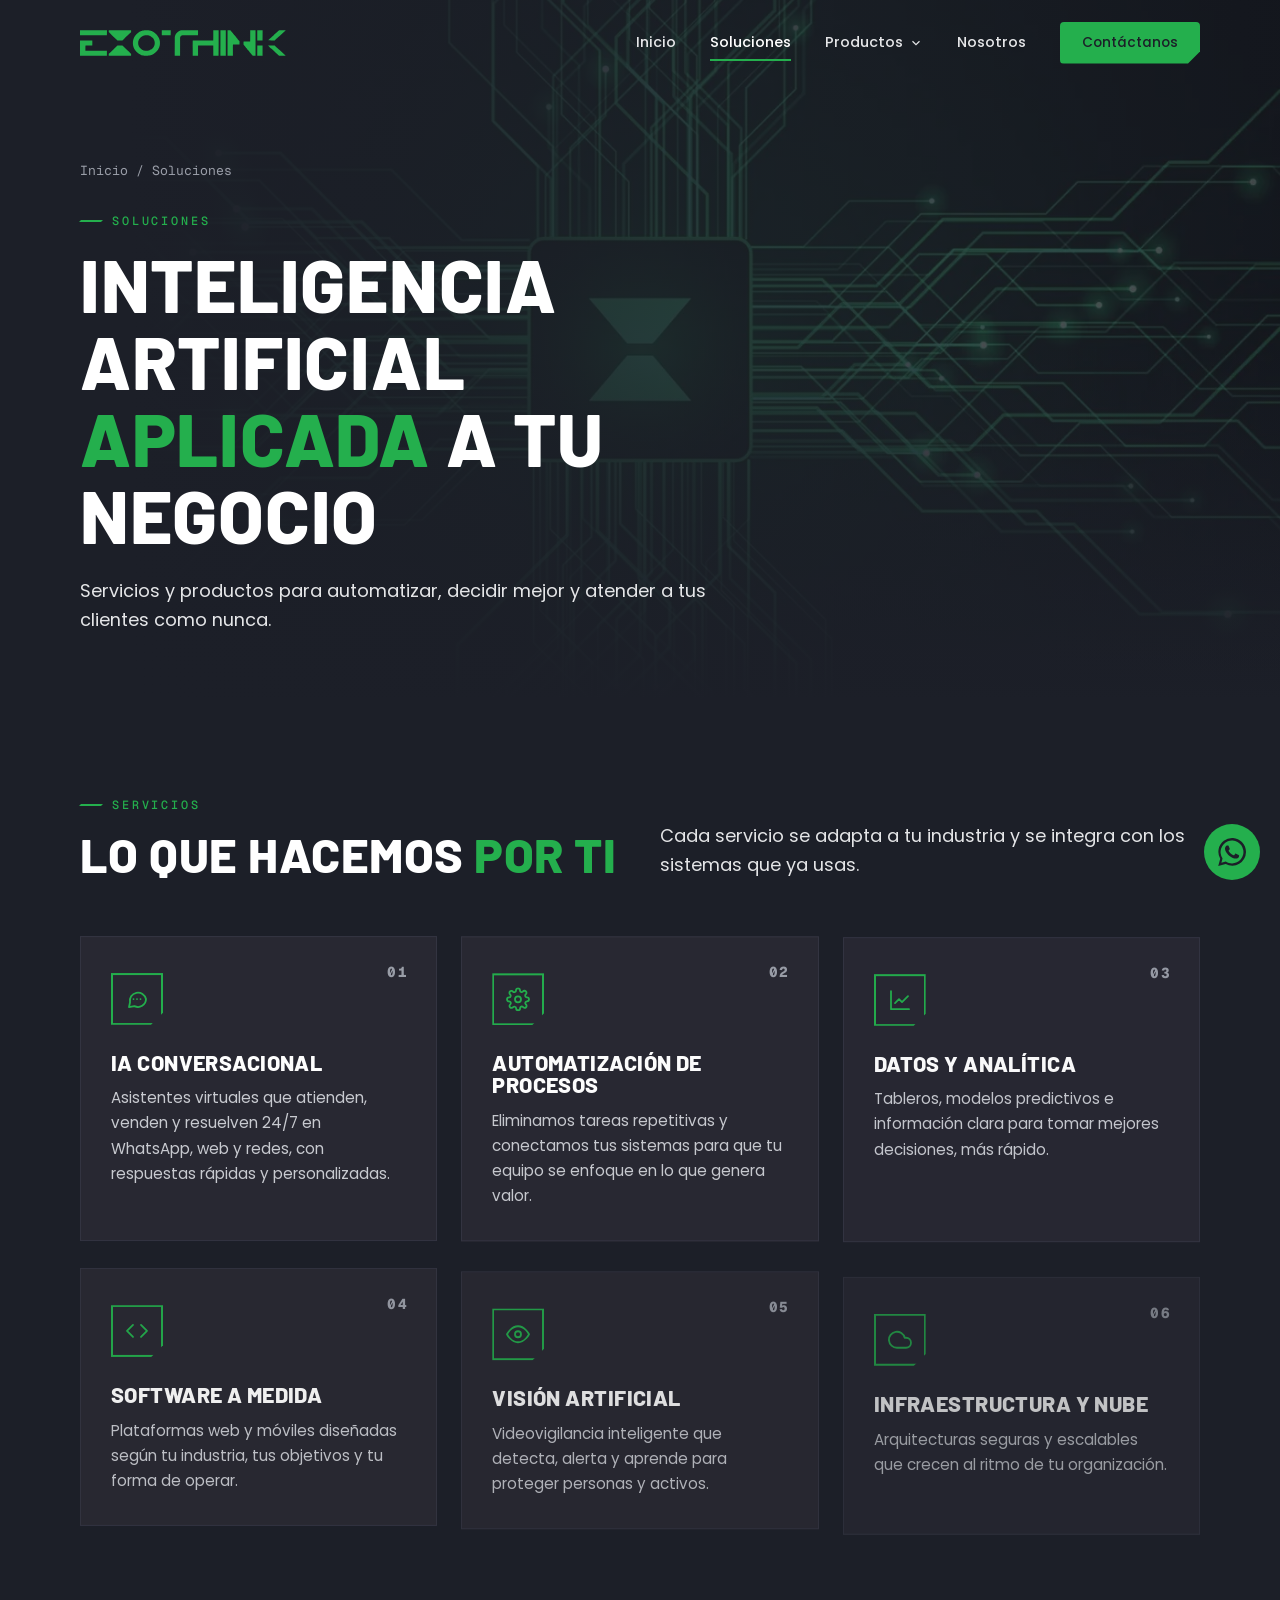
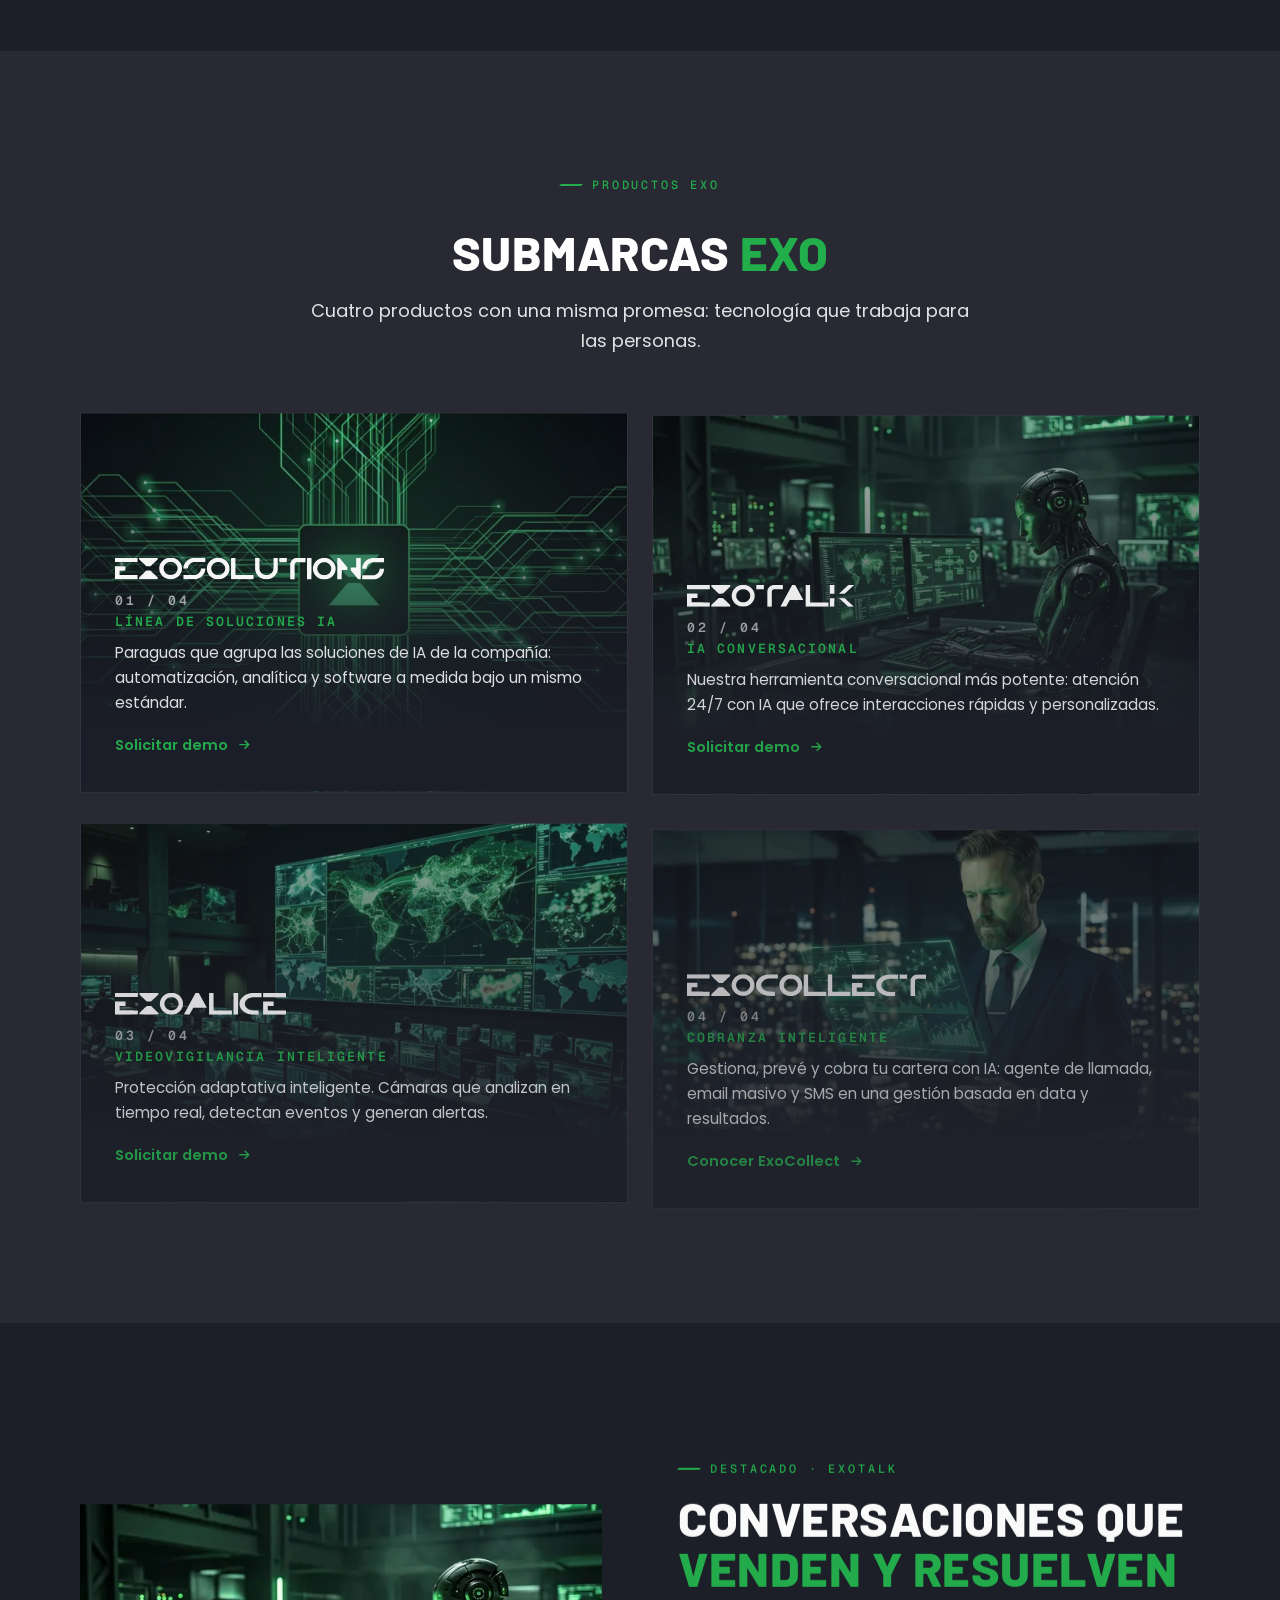
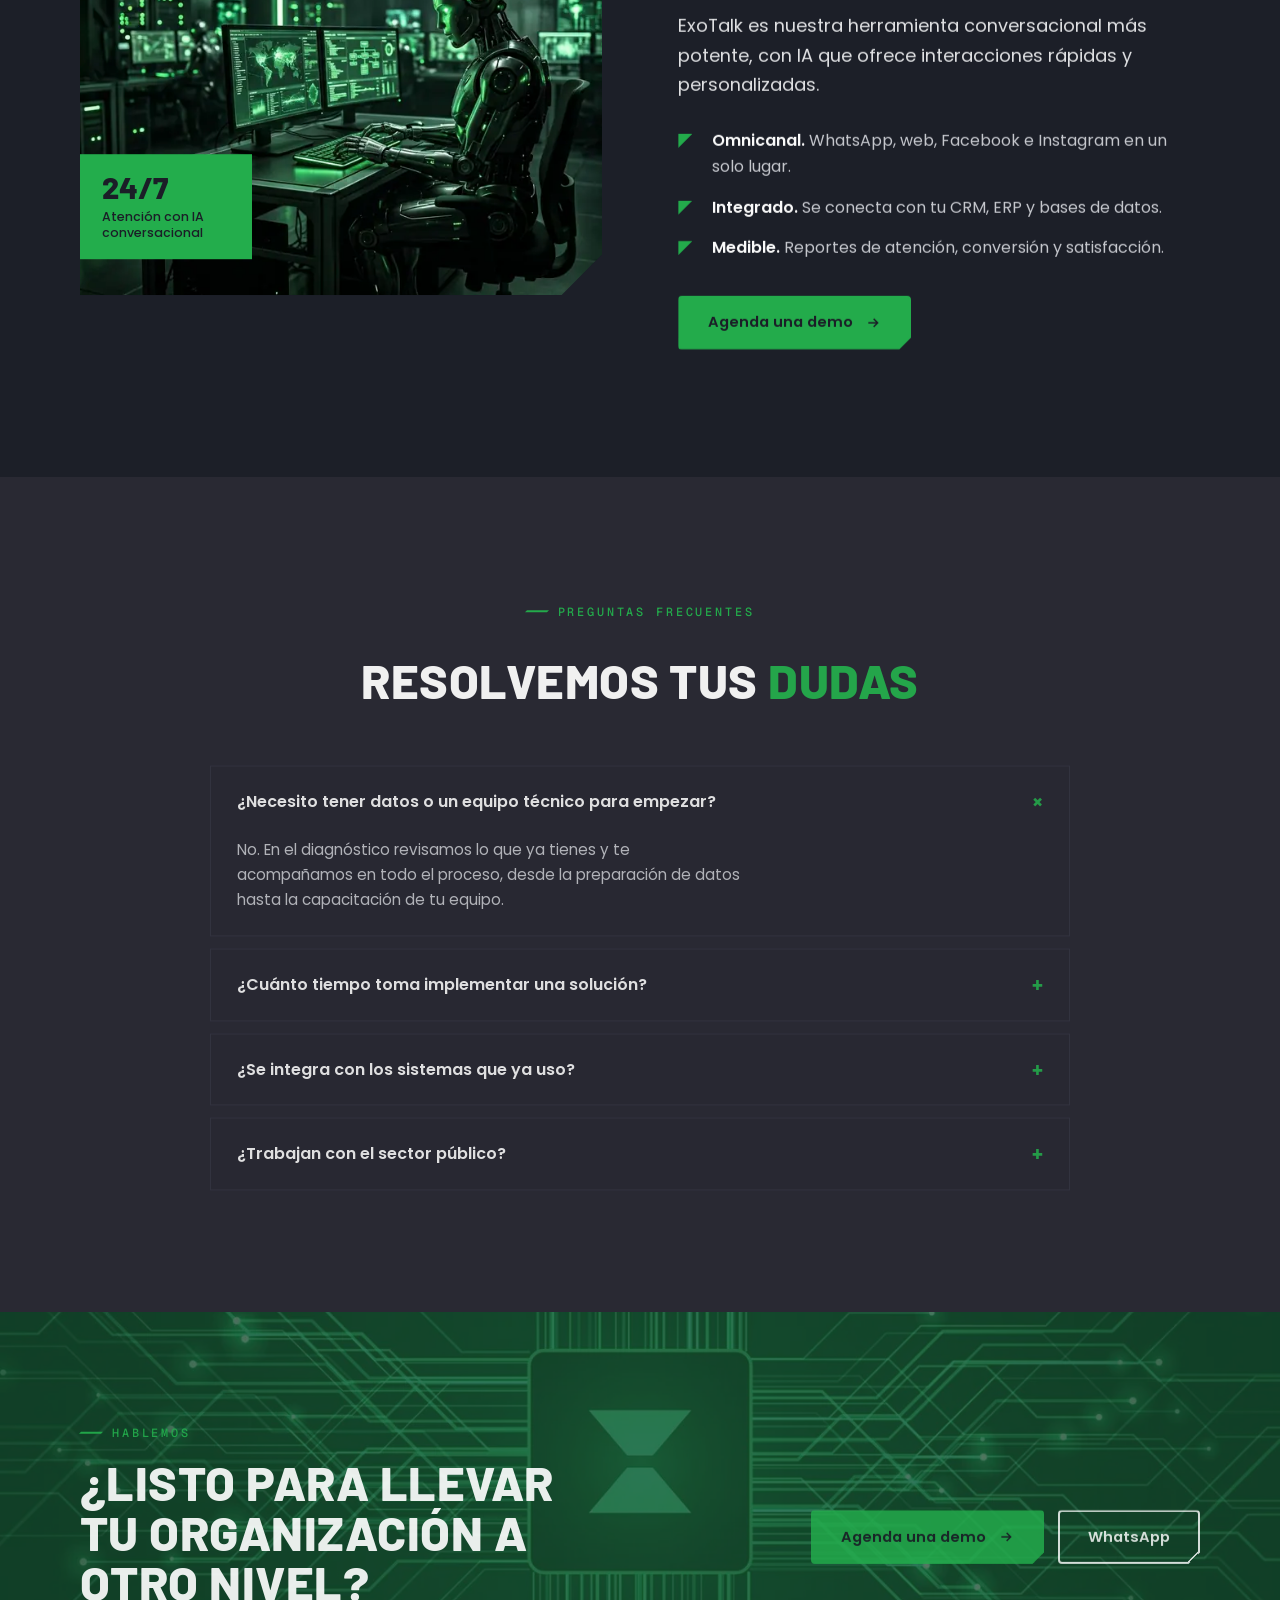
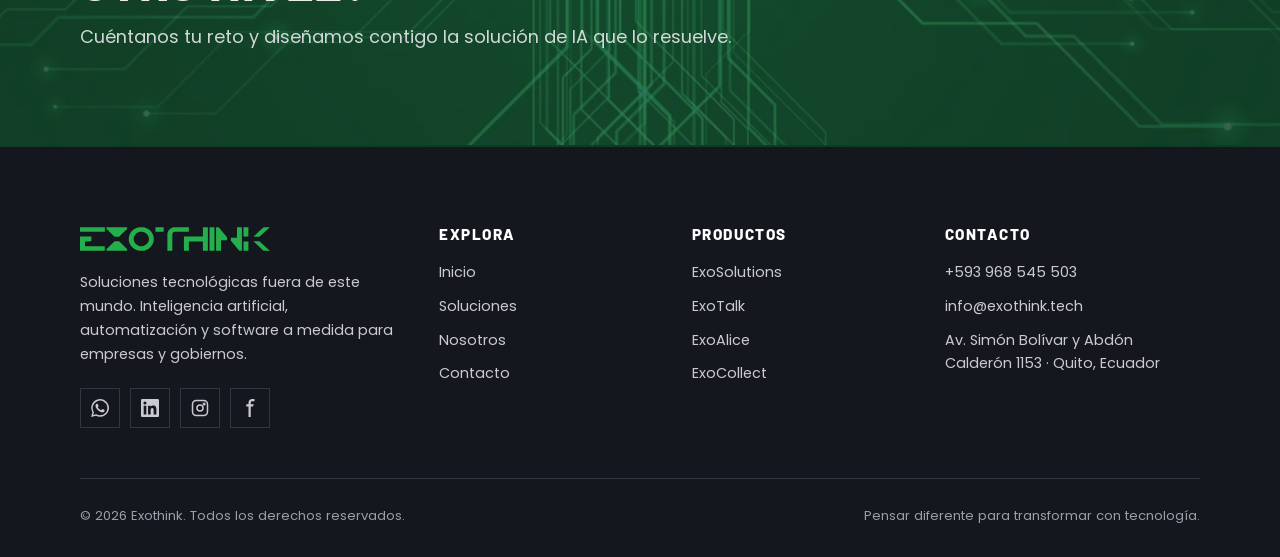
<file: soluciones.html>
<!doctype html>
<html lang="es">
<head>
<meta charset="utf-8">
<meta name="viewport" content="width=device-width,initial-scale=1">
<script>document.documentElement.classList.add('js')</script>
<title>Soluciones · Exothink</title>
<meta name="description" content="Servicios de IA y productos Exo: ExoTalk, ExoAlice, ExoCollect y ExoSolutions.">
<meta name="theme-color" content="#1C1F28">
<meta name="color-scheme" content="dark">
<meta property="og:title" content="Soluciones · Exothink">
<meta property="og:description" content="Servicios de IA y productos Exo: ExoTalk, ExoAlice, ExoCollect y ExoSolutions.">
<meta property="og:type" content="website">
<meta property="og:site_name" content="Exothink">
<meta property="og:locale" content="es_EC">
<meta property="og:url" content="https://www.exothink.tech/soluciones">
<meta property="og:image" content="https://www.exothink.tech/assets/img/og/soluciones.jpg">
<meta property="og:image:width" content="1200">
<meta property="og:image:height" content="630">
<meta name="twitter:card" content="summary_large_image">
<link rel="canonical" href="https://www.exothink.tech/soluciones">
<link rel="icon" href="assets/img/isotipo.svg" type="image/svg+xml">
<link rel="apple-touch-icon" href="/apple-touch-icon.png">
<link rel="preconnect" href="https://fonts.googleapis.com">
<link rel="preconnect" href="https://fonts.gstatic.com" crossorigin>
<link href="https://fonts.googleapis.com/css2?family=Barlow:wght@600;700;800&family=Geist+Mono:wght@400;500&family=Poppins:ital,wght@0,300;0,400;0,500;0,600;1,500&display=swap" rel="stylesheet">
<link rel="stylesheet" href="assets/css/style.css?v=7b72d203">
</head>
<body>
<a class="skip" href="#contenido">Saltar al contenido</a>
<header class="hdr">
  <div class="wrap">
    <a class="brand" href="index.html" aria-label="Exothink inicio"><img src="assets/img/logo.svg" alt="Exothink" width="206" height="26"></a>
    <nav class="nav" aria-label="Principal"><a href="index.html">Inicio</a><a href="soluciones.html" class="on" aria-current="page">Soluciones</a><div class="dd"><button class="dd-t" type="button" aria-expanded="false" aria-controls="dd-prod">Productos <svg viewBox="0 0 24 24" aria-hidden="true"><path d="M6 9l6 6 6-6" fill="none" stroke="currentColor" stroke-width="2"/></svg></button><div class="dd-m" id="dd-prod"><a href="soluciones.html#exosolutions"><b>ExoSolutions</b><small>Línea de soluciones IA</small></a><a href="soluciones.html#exotalk"><b>ExoTalk</b><small>IA conversacional</small></a><a href="soluciones.html#exoalice"><b>ExoAlice</b><small>Videovigilancia inteligente</small></a><a href="exocollect.html"><b>ExoCollect</b><small>Cobranza inteligente</small></a></div></div><a href="nosotros.html">Nosotros</a><a class="btn" href="contacto.html">Contáctanos</a></nav>
    <button class="burger" aria-label="Abrir menú" aria-expanded="false"><span></span><span></span><span></span></button>
  </div>
</header>
<main id="contenido" tabindex="-1">

<section class="phero">
  <div class="bg" style="--bg:url(/assets/img/circuit-1400.webp);--bg-m:url(/assets/img/circuit-800.webp)"></div>
  <div class="wrap">
    <div class="crumbs rv"><a href="index.html">Inicio</a> / Soluciones</div>
    <span class="eyebrow rv">Soluciones</span>
    <h1 class="rv d1">Inteligencia artificial <span class="g">aplicada</span> a tu negocio</h1>
    <p class="lead rv d2">Servicios y productos para automatizar, decidir mejor y atender a tus clientes como nunca.</p>
  </div>
</section>

<section class="sec">
  <div class="wrap">
    <div class="head split">
      <div class="rv"><span class="eyebrow">Servicios</span><h2>Lo que hacemos <span class="g">por ti</span></h2></div>
      <p class="lead rv d1">Cada servicio se adapta a tu industria y se integra con los sistemas que ya usas.</p>
    </div>
    <div class="grid3"><article class="card rv d0"><span class="n">01</span><div class="ic"><svg viewBox="0 0 24 24" fill="none" stroke="currentColor" stroke-width="1.8" stroke-linecap="round" stroke-linejoin="round"><path d="M21 12a8 8 0 0 1-11.6 7.1L4 20l1-4.6A8 8 0 1 1 21 12z"/><path d="M8.5 12h.01M12 12h.01M15.5 12h.01"/></svg></div><h3>IA conversacional</h3><p>Asistentes virtuales que atienden, venden y resuelven 24/7 en WhatsApp, web y redes, con respuestas rápidas y personalizadas.</p></article>
<article class="card rv d1"><span class="n">02</span><div class="ic"><svg viewBox="0 0 24 24" fill="none" stroke="currentColor" stroke-width="1.8" stroke-linecap="round" stroke-linejoin="round"><circle cx="12" cy="12" r="3"/><path d="M19.4 15a1.7 1.7 0 0 0 .3 1.8l.1.1a2 2 0 1 1-2.8 2.8l-.1-.1a1.7 1.7 0 0 0-1.8-.3 1.7 1.7 0 0 0-1 1.5V21a2 2 0 1 1-4 0v-.1a1.7 1.7 0 0 0-1.1-1.5 1.7 1.7 0 0 0-1.8.3l-.1.1a2 2 0 1 1-2.8-2.8l.1-.1a1.7 1.7 0 0 0 .3-1.8 1.7 1.7 0 0 0-1.5-1H3a2 2 0 1 1 0-4h.1a1.7 1.7 0 0 0 1.5-1.1 1.7 1.7 0 0 0-.3-1.8l-.1-.1a2 2 0 1 1 2.8-2.8l.1.1a1.7 1.7 0 0 0 1.8.3H9a1.7 1.7 0 0 0 1-1.5V3a2 2 0 1 1 4 0v.1a1.7 1.7 0 0 0 1 1.5 1.7 1.7 0 0 0 1.8-.3l.1-.1a2 2 0 1 1 2.8 2.8l-.1.1a1.7 1.7 0 0 0-.3 1.8V9a1.7 1.7 0 0 0 1.5 1H21a2 2 0 1 1 0 4h-.1a1.7 1.7 0 0 0-1.5 1z"/></svg></div><h3>Automatización de procesos</h3><p>Eliminamos tareas repetitivas y conectamos tus sistemas para que tu equipo se enfoque en lo que genera valor.</p></article>
<article class="card rv d2"><span class="n">03</span><div class="ic"><svg viewBox="0 0 24 24" fill="none" stroke="currentColor" stroke-width="1.8" stroke-linecap="round" stroke-linejoin="round"><path d="M3 3v18h18"/><path d="M7 15l4-4 3 3 6-6"/></svg></div><h3>Datos y analítica</h3><p>Tableros, modelos predictivos e información clara para tomar mejores decisiones, más rápido.</p></article>
<article class="card rv d0"><span class="n">04</span><div class="ic"><svg viewBox="0 0 24 24" fill="none" stroke="currentColor" stroke-width="1.8" stroke-linecap="round" stroke-linejoin="round"><path d="M16 18l6-6-6-6M8 6l-6 6 6 6"/></svg></div><h3>Software a medida</h3><p>Plataformas web y móviles diseñadas según tu industria, tus objetivos y tu forma de operar.</p></article>
<article class="card rv d1"><span class="n">05</span><div class="ic"><svg viewBox="0 0 24 24" fill="none" stroke="currentColor" stroke-width="1.8" stroke-linecap="round" stroke-linejoin="round"><path d="M1 12s4-8 11-8 11 8 11 8-4 8-11 8-11-8-11-8z"/><circle cx="12" cy="12" r="3"/></svg></div><h3>Visión artificial</h3><p>Videovigilancia inteligente que detecta, alerta y aprende para proteger personas y activos.</p></article>
<article class="card rv d2"><span class="n">06</span><div class="ic"><svg viewBox="0 0 24 24" fill="none" stroke="currentColor" stroke-width="1.8" stroke-linecap="round" stroke-linejoin="round"><path d="M18 10h-1.3A8 8 0 1 0 9 20h9a5 5 0 0 0 0-10z"/></svg></div><h3>Infraestructura y nube</h3><p>Arquitecturas seguras y escalables que crecen al ritmo de tu organización.</p></article></div>
  </div>
</section>

<section class="sec alt">
  <div class="wrap">
    <div class="head center"><span class="eyebrow rv">Productos Exo</span><h2 class="rv d1">Submarcas <span class="g">Exo</span></h2><p class="lead rv d2">Cuatro productos con una misma promesa: tecnología que trabaja para las personas.</p></div>
    <div class="products"><article class="prod rv d0" id="exosolutions"><img class="pbg" src="assets/img/circuit.jpg" srcset="assets/img/circuit-800.webp 800w, assets/img/circuit-1400.webp 1400w" sizes="(max-width:860px) 92vw, 600px" alt="" loading="lazy"><img class="wm" src="assets/img/exosolutions-white.svg" alt="ExoSolutions" width="269" height="22" loading="lazy"><div class="desc"><span class="pn">01 / 04</span>Línea de soluciones IA</div><p>Paraguas que agrupa las soluciones de IA de la compañía: automatización, analítica y software a medida bajo un mismo estándar.</p><a class="link" href="contacto.html">Solicitar demo <svg viewBox="0 0 24 24" fill="none" stroke="currentColor" stroke-width="2.2"><path d="M5 12h14M13 6l6 6-6 6"/></svg></a></article>
<article class="prod rv d1" id="exotalk"><img class="pbg" src="assets/img/robot.jpg" srcset="assets/img/robot-800.webp 800w, assets/img/robot-1400.webp 1400w" sizes="(max-width:860px) 92vw, 600px" alt="" loading="lazy"><img class="wm" src="assets/img/exotalk-white.svg" alt="ExoTalk" width="167" height="22" loading="lazy"><div class="desc"><span class="pn">02 / 04</span>IA conversacional</div><p>Nuestra herramienta conversacional más potente: atención 24/7 con IA que ofrece interacciones rápidas y personalizadas.</p><a class="link" href="contacto.html">Solicitar demo <svg viewBox="0 0 24 24" fill="none" stroke="currentColor" stroke-width="2.2"><path d="M5 12h14M13 6l6 6-6 6"/></svg></a></article>
<article class="prod rv d0" id="exoalice"><img class="pbg" src="assets/img/command.jpg" srcset="assets/img/command-800.webp 800w, assets/img/command-1400.webp 1400w" sizes="(max-width:860px) 92vw, 600px" alt="" loading="lazy"><img class="wm" src="assets/img/exoalice-white.svg" alt="ExoAlice" width="170" height="22" loading="lazy"><div class="desc"><span class="pn">03 / 04</span>Videovigilancia inteligente</div><p>Protección adaptativa inteligente. Cámaras que analizan en tiempo real, detectan eventos y generan alertas.</p><a class="link" href="contacto.html">Solicitar demo <svg viewBox="0 0 24 24" fill="none" stroke="currentColor" stroke-width="2.2"><path d="M5 12h14M13 6l6 6-6 6"/></svg></a></article>
<article class="prod rv d1" id="exocollect"><img class="pbg" src="assets/img/business.jpg" srcset="assets/img/business-800.webp 800w, assets/img/business-1400.webp 1400w" sizes="(max-width:860px) 92vw, 600px" alt="" loading="lazy"><img class="wm" src="assets/img/exocollect-white.svg" alt="ExoCollect" width="239" height="22" loading="lazy"><div class="desc"><span class="pn">04 / 04</span>Cobranza inteligente</div><p>Gestiona, prevé y cobra tu cartera con IA: agente de llamada, email masivo y SMS en una gestión basada en data y resultados.</p><a class="link" href="exocollect.html">Conocer ExoCollect <svg viewBox="0 0 24 24" fill="none" stroke="currentColor" stroke-width="2.2"><path d="M5 12h14M13 6l6 6-6 6"/></svg></a></article></div>
  </div>
</section>

<section class="sec">
  <div class="wrap split">
    <div class="media rv"><img src="assets/img/robot.jpg" srcset="assets/img/robot-800.webp 800w, assets/img/robot-1400.webp 1400w" sizes="(max-width:860px) 92vw, 600px" alt="Asistente robótico atendiendo en un centro de operaciones" loading="lazy"><div class="tag">24/7<small>Atención con IA conversacional</small></div></div>
    <div class="rv d1">
      <span class="eyebrow">Destacado · ExoTalk</span>
      <h2>Conversaciones que <span class="g">venden y resuelven</span></h2>
      <p class="lead" style="margin-top:18px">ExoTalk es nuestra herramienta conversacional más potente, con IA que ofrece interacciones rápidas y personalizadas.</p>
      <ul class="checks">
        <li><span><b>Omnicanal.</b> WhatsApp, web, Facebook e Instagram en un solo lugar.</span></li>
        <li><span><b>Integrado.</b> Se conecta con tu CRM, ERP y bases de datos.</span></li>
        <li><span><b>Medible.</b> Reportes de atención, conversión y satisfacción.</span></li>
      </ul>
      <a class="btn" href="contacto.html">Agenda una demo <svg viewBox="0 0 24 24" fill="none" stroke="currentColor" stroke-width="2.2"><path d="M5 12h14M13 6l6 6-6 6"/></svg></a>
    </div>
  </div>
</section>

<section class="sec alt">
  <div class="wrap">
    <div class="head center"><span class="eyebrow rv">Preguntas frecuentes</span><h2 class="rv d1">Resolvemos tus <span class="g">dudas</span></h2></div>
    <div class="faq rv d2">
      <details open><summary>¿Necesito tener datos o un equipo técnico para empezar?</summary><p>No. En el diagnóstico revisamos lo que ya tienes y te acompañamos en todo el proceso, desde la preparación de datos hasta la capacitación de tu equipo.</p></details>
      <details><summary>¿Cuánto tiempo toma implementar una solución?</summary><p>Depende del alcance. Los productos Exo pueden estar operativos en pocas semanas; los desarrollos a medida se entregan por etapas con resultados medibles desde el inicio.</p></details>
      <details><summary>¿Se integra con los sistemas que ya uso?</summary><p>Sí. Nuestras soluciones se conectan con CRM, ERP, bases de datos y canales de mensajería mediante integraciones seguras.</p></details>
      <details><summary>¿Trabajan con el sector público?</summary><p>Sí. Tenemos experiencia con empresas, pymes, banca y entidades de gobierno, cumpliendo los requisitos de seguridad y confidencialidad de cada una.</p></details>
    </div>
  </div>
</section>
<section class="cta">
  <div class="bg"></div>
  <div class="wrap">
    <div class="rv"><span class="eyebrow">Hablemos</span><h2>¿Listo para llevar tu organización a otro nivel?</h2><p class="lead" style="margin-top:14px">Cuéntanos tu reto y diseñamos contigo la solución de IA que lo resuelve.</p></div>
    <div class="rv d1" style="display:flex;gap:14px;flex-wrap:wrap"><a class="btn" href="contacto.html">Agenda una demo <svg viewBox="0 0 24 24" fill="none" stroke="currentColor" stroke-width="2.2"><path d="M5 12h14M13 6l6 6-6 6"/></svg></a><a class="btn ghost" href="https://wa.me/593968545503?text=Hola%20Exothink%2C%20quiero%20informaci%C3%B3n%20sobre%20sus%20soluciones%20de%20IA" target="_blank" rel="noopener">WhatsApp</a></div>
  </div>
</section>

</main>
<footer class="ftr">
  <div class="wrap">
    <div class="top">
      <div>
        <a class="brand" href="index.html"><img src="assets/img/logo.svg" alt="Exothink" width="190" height="24"></a>
        <p>Soluciones tecnológicas fuera de este mundo. Inteligencia artificial, automatización y software a medida para empresas y gobiernos.</p>
        <div class="social">
          <a href="https://wa.me/593968545503?text=Hola%20Exothink%2C%20quiero%20informaci%C3%B3n%20sobre%20sus%20soluciones%20de%20IA" target="_blank" rel="noopener" aria-label="WhatsApp (se abre en una pestaña nueva)"><svg viewBox="0 0 24 24" fill="currentColor"><path d="M17.5 14.4c-.3-.1-1.8-.9-2-1-.3-.1-.5-.1-.7.1-.2.3-.8 1-.9 1.2-.2.2-.3.2-.6.1-.3-.1-1.3-.5-2.4-1.5-.9-.8-1.5-1.8-1.7-2.1-.2-.3 0-.5.1-.6l.4-.5c.2-.2.2-.3.3-.5.1-.2 0-.4 0-.5l-.9-2.2c-.2-.6-.5-.5-.7-.5h-.6c-.2 0-.5.1-.8.4-.3.3-1 1-1 2.5s1.1 2.9 1.2 3.1c.1.2 2.1 3.2 5.1 4.5.7.3 1.3.5 1.7.6.7.2 1.4.2 1.9.1.6-.1 1.8-.7 2-1.4.2-.7.2-1.3.2-1.4-.1-.1-.3-.2-.6-.3zM12 21.8c-1.8 0-3.5-.5-5-1.4l-.4-.2-3.7 1 1-3.6-.2-.4A9.8 9.8 0 1 1 12 21.8zM20.5 3.5A11.8 11.8 0 0 0 1.9 17.7L.2 24l6.4-1.7A11.8 11.8 0 0 0 24 12c0-3.2-1.2-6.1-3.5-8.5z"/></svg></a>
          <a href="#" aria-label="LinkedIn"><svg viewBox="0 0 24 24" fill="currentColor"><path d="M20.4 20.5h-3.6v-5.6c0-1.3 0-3-1.8-3s-2.1 1.4-2.1 2.9v5.7H9.4V9h3.4v1.6c.5-.9 1.6-1.8 3.4-1.8 3.6 0 4.3 2.4 4.3 5.5v6.2zM5.3 7.4a2.1 2.1 0 1 1 0-4.2 2.1 2.1 0 0 1 0 4.2zM7.1 20.5H3.6V9h3.5v11.5zM22.2 0H1.8C.8 0 0 .8 0 1.7v20.6c0 .9.8 1.7 1.8 1.7h20.4c1 0 1.8-.8 1.8-1.7V1.7C24 .8 23.2 0 22.2 0z"/></svg></a>
          <a href="#" aria-label="Instagram"><svg viewBox="0 0 24 24" fill="none" stroke="currentColor" stroke-width="2"><rect x="2" y="2" width="20" height="20" rx="5"/><circle cx="12" cy="12" r="4"/><circle cx="17.5" cy="6.5" r="1" fill="currentColor"/></svg></a>
          <a href="#" aria-label="Facebook"><svg viewBox="0 0 24 24" fill="currentColor"><path d="M15 3h3V0h-3c-2.8 0-5 2.2-5 5v2H7v3h3v14h3V10h3l1-3h-4V5c0-1.1.9-2 2-2z"/></svg></a>
        </div>
      </div>
      <div><h2 class="ftr-h">Explora</h2><ul><li><a href="index.html">Inicio</a></li><li><a href="soluciones.html">Soluciones</a></li><li><a href="nosotros.html">Nosotros</a></li><li><a href="contacto.html">Contacto</a></li></ul></div>
      <div><h2 class="ftr-h">Productos</h2><ul><li><a href="soluciones.html#exosolutions">ExoSolutions</a></li><li><a href="soluciones.html#exotalk">ExoTalk</a></li><li><a href="soluciones.html#exoalice">ExoAlice</a></li><li><a href="exocollect.html">ExoCollect</a></li></ul></div>
      <div><h2 class="ftr-h">Contacto</h2><ul><li><a href="tel:+593968545503">+593 968 545 503</a></li><li><a href="mailto:info@exothink.tech">info@exothink.tech</a></li><li>Av. Simón Bolívar y Abdón Calderón 1153 · Quito, Ecuador</li></ul></div>
    </div>
    <div class="bot"><span>© <span data-year>2026</span> Exothink. Todos los derechos reservados.</span><span>Pensar diferente para transformar con tecnología.</span></div>
  </div>
</footer>
<aside class="quick" aria-label="Accesos rápidos">
<button class="totop" type="button" aria-label="Volver arriba"><svg class="ring" viewBox="0 0 48 48" aria-hidden="true"><circle cx="24" cy="24" r="22"/><circle class="bar" cx="24" cy="24" r="22"/></svg><svg class="up" viewBox="0 0 24 24" aria-hidden="true"><path d="M12 19V5M5 12l7-7 7 7" fill="none" stroke="currentColor" stroke-width="2" stroke-linecap="square"/></svg></button>
<a class="wa" href="https://wa.me/593968545503?text=Hola%20Exothink%2C%20quiero%20informaci%C3%B3n%20sobre%20sus%20soluciones%20de%20IA" target="_blank" rel="noopener" aria-label="Escríbenos por WhatsApp (se abre en una pestaña nueva)"><svg viewBox="0 0 24 24" fill="currentColor"><path d="M17.5 14.4c-.3-.1-1.8-.9-2-1-.3-.1-.5-.1-.7.1-.2.3-.8 1-.9 1.2-.2.2-.3.2-.6.1-.3-.1-1.3-.5-2.4-1.5-.9-.8-1.5-1.8-1.7-2.1-.2-.3 0-.5.1-.6l.4-.5c.2-.2.2-.3.3-.5.1-.2 0-.4 0-.5l-.9-2.2c-.2-.6-.5-.5-.7-.5h-.6c-.2 0-.5.1-.8.4-.3.3-1 1-1 2.5s1.1 2.9 1.2 3.1c.1.2 2.1 3.2 5.1 4.5.7.3 1.3.5 1.7.6.7.2 1.4.2 1.9.1.6-.1 1.8-.7 2-1.4.2-.7.2-1.3.2-1.4-.1-.1-.3-.2-.6-.3zM12 21.8c-1.8 0-3.5-.5-5-1.4l-.4-.2-3.7 1 1-3.6-.2-.4A9.8 9.8 0 1 1 12 21.8zM20.5 3.5A11.8 11.8 0 0 0 1.9 17.7L.2 24l6.4-1.7A11.8 11.8 0 0 0 24 12c0-3.2-1.2-6.1-3.5-8.5z"/></svg></a>
</aside>
<script src="assets/vendor/gsap.min.js?v=7b72d203" defer></script>
<script src="assets/vendor/ScrollTrigger.min.js?v=7b72d203" defer></script>
<script src="assets/js/main.js?v=7b72d203" defer></script>
</body>
</html>
</file>
<file: assets/css/style.css>
/* =========================================================
   EXOTHINK · Sitio web
   Tokens según Manual de Identidad Corporativa (2026)
   ========================================================= */
:root{
  color-scheme:dark;
  --verde:#24AF4D;      /* Verde Exo */
  --verde-claro:#3FD06A;
  --verde-prof:#0F3D24; /* Verde Profundo */
  --noche:#1C1F28;      /* Noche Exo */
  --espacio:#292933;    /* Espacio */
  --grafito:#6B6F7B;
  --plata:#E5E6E8;
  --nube:#F8F9FB;
  --linea:#343542;
  --texto:#C9CBD1;
  --f-titulo:'Barlow',Arial,sans-serif;
  --f-texto:'Poppins',Arial,sans-serif;
  --f-mono:'Geist Mono',ui-monospace,'SFMono-Regular',Menlo,monospace;
  --max:1200px;
  --gut:clamp(16px,4vw,40px);
  --radio:4px;
}
*{box-sizing:border-box;margin:0;padding:0}
html{scroll-behavior:smooth}
body{font-family:var(--f-texto);background:var(--noche);color:var(--texto);font-size:16px;line-height:1.65;-webkit-font-smoothing:antialiased;overflow-x:hidden}
img,video,svg{display:block;max-width:100%}
a{color:inherit;text-decoration:none}
button,input,textarea,select{font:inherit;color:inherit}
h1,h2,h3,h4{font-family:var(--f-titulo);color:#fff;line-height:1.05;font-weight:800;text-transform:uppercase;letter-spacing:.01em}
h1{font-size:clamp(2.4rem,6vw,4.6rem)}
h2{font-size:clamp(1.9rem,4vw,3rem)}
h3{font-size:1.35rem;letter-spacing:.02em}
p{max-width:62ch}
.g{color:var(--verde)}
.wrap{width:100%;max-width:var(--max);margin:0 auto;padding:0 var(--gut)}
.sec{padding:clamp(72px,10vw,128px) 0;position:relative}
.sec.alt{background:var(--espacio)}
.sec.light{background:var(--nube);color:#4a4d57}
.sec.light h2,.sec.light h3{color:var(--noche)}
.eyebrow{display:inline-flex;align-items:center;gap:10px;font:500 .74rem/1 var(--f-mono);letter-spacing:.24em;text-transform:uppercase;color:var(--verde);margin-bottom:18px}
.eyebrow::before{content:"";width:22px;height:2px;background:var(--verde);transform:skewX(-45deg)}
.lead{font-size:1.12rem;color:var(--plata)}
.sec.light .lead{color:#4a4d57}
.head{display:grid;gap:18px;margin-bottom:56px}
.head.center{text-align:center;justify-items:center}
.head.split{grid-template-columns:1fr 1fr;align-items:end;gap:40px}

/* ---------- Botones ---------- */
.btn{display:inline-flex;align-items:center;gap:12px;font:600 .92rem/1 var(--f-texto);padding:17px 28px;border-radius:var(--radio);border:2px solid var(--verde);background:var(--verde);color:var(--noche);cursor:pointer;transition:background .25s,color .25s,transform .25s;clip-path:polygon(0 0,100% 0,100% calc(100% - 12px),calc(100% - 12px) 100%,0 100%)}
.btn:hover{background:var(--verde-claro);border-color:var(--verde-claro);transform:translateY(-2px)}
.btn.ghost{background:transparent;color:#fff;border-color:#fff}
.btn.ghost:hover{background:#fff;color:var(--noche)}
.btn svg{width:16px;height:16px;transition:transform .25s}
.btn:hover svg{transform:translateX(4px)}
.link{display:inline-flex;align-items:center;gap:8px;color:var(--verde);font-weight:600;font-size:.92rem}
.link:hover{gap:14px}
.link{transition:gap .25s}
.link svg{width:16px;height:16px}

/* ---------- Header ---------- */
.hdr{position:fixed;inset:0 0 auto;z-index:50;transition:background .3s,padding .3s,border-color .3s;padding:22px 0;border-bottom:1px solid transparent}
.hdr.solid{background:var(--noche);padding:14px 0;border-color:var(--linea)}
.hdr .wrap{display:flex;align-items:center;justify-content:space-between;gap:24px}
.brand img{height:26px;width:auto}
.nav{display:flex;align-items:center;gap:34px}
.nav a{font-size:.9rem;font-weight:500;color:var(--plata);position:relative;padding:6px 0}
.nav a::after{content:"";position:absolute;left:0;bottom:0;height:2px;width:0;background:var(--verde);transition:width .25s}
.nav a:hover::after,.nav a.on::after{width:100%}
.nav a.on{color:#fff}
.nav .btn{padding:12px 20px;font-size:.85rem;color:var(--noche)}
.nav .btn::after{display:none}
.burger{display:none;background:none;border:0;width:44px;height:44px;cursor:pointer;position:relative}
.burger span{position:absolute;left:10px;right:10px;height:2px;background:#fff;transition:transform .3s,opacity .3s}
.burger span:nth-child(1){top:15px}.burger span:nth-child(2){top:21px}.burger span:nth-child(3){top:27px}
.menu-open .burger span:nth-child(1){transform:translateY(6px) rotate(45deg)}
.menu-open .burger span:nth-child(2){opacity:0}
.menu-open .burger span:nth-child(3){transform:translateY(-6px) rotate(-45deg)}

/* ---------- Hero ---------- */
.hero{min-height:100svh;display:flex;align-items:center;position:relative;overflow:hidden;padding:140px 0 100px;background:var(--noche)}
.hero-bg{position:absolute;inset:0;background:url(../img/hero.jpg) center/cover no-repeat;opacity:.55;transform:scale(1.05);animation:drift 22s ease-in-out infinite alternate}
.hero::before{content:"";position:absolute;inset:0;z-index:1;background:linear-gradient(90deg,var(--noche) 0%,rgba(28,31,40,.85) 45%,rgba(28,31,40,.2) 100%),linear-gradient(0deg,var(--noche) 0%,transparent 35%)}
.hero .wrap{position:relative;z-index:2}
.hero h1{max-width:13ch;margin:6px 0 26px}
.hero .lead{max-width:52ch;margin-bottom:38px}
.hero .ctas{display:flex;flex-wrap:wrap;gap:14px}
.hero-logo{width:min(380px,70vw);margin-bottom:28px}
.hero-logo video,.hero-logo img{width:100%;height:auto}
.scroll-cue{position:absolute;left:50%;bottom:28px;z-index:2;transform:translateX(-50%);width:22px;height:36px;border:2px solid var(--grafito);border-radius:12px}
.scroll-cue::after{content:"";position:absolute;left:50%;top:7px;width:3px;height:7px;margin-left:-1.5px;background:var(--verde);border-radius:2px;animation:cue 1.8s infinite}
@keyframes cue{0%{opacity:0;transform:translateY(0)}40%{opacity:1}100%{opacity:0;transform:translateY(12px)}}
@keyframes drift{to{transform:scale(1.12) translateX(-2%)}}

/* Hero interno (páginas) */
.phero{position:relative;padding:190px 0 110px;overflow:hidden;background:var(--noche)}
.phero .bg{position:absolute;inset:0;background-size:cover;background-position:center;opacity:.45}
.phero::before{content:"";position:absolute;inset:0;z-index:1;background:linear-gradient(90deg,var(--noche) 10%,rgba(28,31,40,.6) 70%,rgba(28,31,40,.3)),linear-gradient(0deg,var(--noche),transparent 50%)}
.phero .wrap{position:relative;z-index:2}
.phero h1{max-width:16ch;margin-bottom:22px}
.crumbs{font-size:.82rem;color:var(--grafito);margin-bottom:22px}
.crumbs a:hover{color:var(--verde)}

/* Diagonal decor */
.diag{position:absolute;pointer-events:none;width:clamp(120px,18vw,260px);aspect-ratio:1;background:var(--verde);clip-path:polygon(100% 0,100% 100%,0 100%);opacity:.9}
.diag.tr{top:0;right:0;transform:rotate(180deg)}
.diag.br{bottom:0;right:0}
.cut-top{clip-path:polygon(0 60px,100% 0,100% 100%,0 100%);margin-top:-60px;padding-top:calc(clamp(72px,10vw,128px) + 40px)}

/* ---------- Stats strip ---------- */
.stats{display:grid;grid-template-columns:repeat(4,1fr);border-top:1px solid var(--linea);border-bottom:1px solid var(--linea)}
.stat{padding:34px 26px;border-right:1px solid var(--linea)}
.stat:last-child{border-right:0}
.stat b{display:block;font:800 2.6rem/1 var(--f-titulo);color:#fff;margin-bottom:8px}
.stat b em{font-style:normal;color:var(--verde)}
.stat span{font-size:.88rem;color:var(--grafito)}

/* ---------- Cards de servicios ---------- */
.grid3{display:grid;grid-template-columns:repeat(3,1fr);gap:24px}
.grid2{display:grid;grid-template-columns:repeat(2,1fr);gap:24px}
.card{position:relative;background:var(--espacio);border:1px solid var(--linea);padding:36px 30px 32px;transition:transform .3s,border-color .3s;overflow:hidden}
.sec.alt .card{background:var(--noche)}
.card::after{content:"";position:absolute;right:0;bottom:0;width:38px;height:38px;background:var(--verde);clip-path:polygon(100% 0,100% 100%,0 100%);transform:translate(100%,100%);transition:transform .3s}
.card:hover{transform:translateY(-6px);border-color:var(--verde)}
.card:hover::after{transform:none}
.card .ic{width:52px;height:52px;display:grid;place-items:center;border:2px solid var(--verde);color:var(--verde);margin-bottom:26px;clip-path:polygon(0 0,100% 0,100% calc(100% - 12px),calc(100% - 12px) 100%,0 100%)}
.card .ic svg{width:24px;height:24px}
.card h3{margin-bottom:12px}
.card p{font-size:.95rem}
.card .n{position:absolute;top:28px;right:28px;font:800 .9rem/1 var(--f-titulo);color:var(--grafito);letter-spacing:.1em}

/* ---------- Split (imagen + texto) ---------- */
.split{display:grid;grid-template-columns:1fr 1fr;gap:clamp(36px,6vw,84px);align-items:center}
.split.rev .media{order:2}
.media{position:relative}
.media img{width:100%;aspect-ratio:4/3;object-fit:cover;clip-path:polygon(0 0,100% 0,100% calc(100% - 64px),calc(100% - 64px) 100%,0 100%)}
.media.tall img{aspect-ratio:4/5}
.media .tag{position:absolute;left:-14px;bottom:36px;background:var(--verde);color:var(--noche);padding:18px 22px;font:800 1.9rem/1 var(--f-titulo)}
.media .tag small{display:block;font:500 .78rem/1.3 var(--f-texto);margin-top:6px;max-width:16ch}
.checks{list-style:none;display:grid;gap:14px;margin:28px 0 34px}
.checks li{display:grid;grid-template-columns:22px 1fr;gap:12px;align-items:start}
.checks li::before{content:"";width:14px;height:14px;margin-top:6px;background:var(--verde);clip-path:polygon(0 0,100% 0,0 100%)}
.checks b{color:#fff;font-weight:600}
.sec.light .checks b{color:var(--noche)}

/* ---------- Submarcas ---------- */
.products{display:grid;grid-template-columns:repeat(2,1fr);gap:24px}
.prod{position:relative;min-height:380px;display:flex;flex-direction:column;justify-content:flex-end;padding:34px;overflow:hidden;border:1px solid var(--linea);isolation:isolate}
.prod .pbg{position:absolute;inset:0;width:100%;height:100%;object-fit:cover;z-index:-2;transition:transform .8s}
.prod::before{content:"";position:absolute;inset:0;z-index:-1;background:linear-gradient(0deg,var(--noche) 15%,rgba(28,31,40,.55) 60%,rgba(28,31,40,.2))}
.prod:hover .pbg{transform:scale(1.06)}
.prod .wm{height:22px;width:auto;margin-bottom:14px;align-self:flex-start}
.prod .desc{font:600 .82rem/1 var(--f-texto);color:var(--verde);text-transform:uppercase;letter-spacing:.16em;margin-bottom:12px}
.prod p{color:var(--plata);font-size:.95rem;margin-bottom:18px}

/* ---------- Proceso ---------- */
.steps{display:grid;grid-template-columns:repeat(4,1fr);gap:0;counter-reset:s}
.step{padding:32px 28px 0 0;border-top:2px solid var(--linea);position:relative}
.step::before{counter-increment:s;content:"0" counter(s);display:block;font:800 3rem/1 var(--f-titulo);color:var(--verde);margin-bottom:18px}
.step::after{content:"";position:absolute;top:-2px;left:0;height:2px;width:0;background:var(--verde);transition:width 1.2s}
.step.in::after{width:100%}
.step h3{margin-bottom:10px;font-size:1.15rem}
.step p{font-size:.93rem}

/* ---------- Pilares (misión/visión) ---------- */
.pill{background:var(--noche);border-left:3px solid var(--verde);padding:36px 34px}
.pill h3{margin-bottom:14px}
.values{display:grid;grid-template-columns:repeat(4,1fr);gap:24px}
.val{border-top:2px solid var(--verde);padding-top:22px}
.val small{font:800 .9rem/1 var(--f-titulo);color:var(--verde);letter-spacing:.12em}
.val h3{margin:10px 0}
.val p{font-size:.93rem}

/* ---------- Industrias ---------- */
.chips{display:flex;flex-wrap:wrap;gap:12px;justify-content:center}
.chip{border:1px solid var(--linea);padding:12px 20px;font-size:.9rem;color:var(--plata);transition:border-color .25s,color .25s}
.chip:hover{border-color:var(--verde);color:#fff}

/* ---------- CTA band ---------- */
.cta{position:relative;overflow:hidden;background:var(--verde-prof);padding:clamp(64px,8vw,100px) 0}
.cta .bg{position:absolute;inset:0;background:url(../img/circuit.jpg) 85% center/cover;opacity:.3;mix-blend-mode:screen}
.cta .wrap{position:relative;display:flex;align-items:center;justify-content:space-between;gap:36px;flex-wrap:wrap}
.cta h2{max-width:18ch}

/* ---------- Contacto ---------- */
.contact{display:grid;grid-template-columns:1fr 1.25fr;gap:clamp(32px,5vw,72px)}
.info{display:grid;gap:26px;align-content:start}
.info .row{display:grid;grid-template-columns:48px 1fr;gap:16px;align-items:start}
.info .ic{width:48px;height:48px;display:grid;place-items:center;background:var(--espacio);color:var(--verde)}
.info .ic svg{width:22px;height:22px}
.info small{display:block;font-size:.78rem;letter-spacing:.14em;text-transform:uppercase;color:var(--grafito)}
.info .row a,.info .row span{color:#fff;font-weight:500}
.info a:hover{color:var(--verde)}
.form{background:var(--espacio);padding:clamp(26px,4vw,44px);display:grid;grid-template-columns:1fr 1fr;gap:18px}
.form .full{grid-column:1/-1}
.form label{display:grid;gap:8px;font-size:.82rem;color:var(--plata)}
.form input,.form textarea,.form select{width:100%;background:var(--noche);border:1px solid var(--linea);padding:14px 16px;border-radius:var(--radio);outline:none;transition:border-color .25s}
.form input:focus,.form textarea:focus,.form select:focus{border-color:var(--verde)}
.form textarea{min-height:140px;resize:vertical}
.form .acts{display:flex;flex-wrap:wrap;gap:12px;align-items:center}
.form .note{font-size:.8rem;color:var(--grafito)}
.form .ok{display:none;color:var(--verde);font-size:.9rem}
.form.sent .ok{display:block}
.maplink{position:relative;display:block;margin-top:40px;border:1px solid var(--linea);overflow:hidden}
.maplink img{width:100%;height:240px;object-fit:cover;opacity:.6;transition:opacity .3s,transform .6s}
.maplink span{position:absolute;inset:0;display:flex;align-items:center;justify-content:center;gap:12px;color:#fff;font:700 1.1rem/1 var(--f-titulo);text-transform:uppercase;letter-spacing:.08em}
.maplink span svg{width:22px;height:22px;color:var(--verde)}
.maplink:hover img{opacity:.85;transform:scale(1.03)}

/* ---------- FAQ ---------- */
.faq{display:grid;gap:12px;max-width:860px;margin:0 auto}
.faq details{border:1px solid var(--linea);background:var(--espacio)}
.faq summary{cursor:pointer;list-style:none;padding:22px 26px;font-weight:600;color:#fff;display:flex;justify-content:space-between;gap:16px}
.faq summary::-webkit-details-marker{display:none}
.faq summary::after{content:"+";color:var(--verde);font:700 1.4rem/1 var(--f-titulo);transition:transform .25s}
.faq details[open] summary::after{transform:rotate(45deg)}
.faq details p{padding:0 26px 24px;font-size:.95rem}

/* ---------- Footer ---------- */
.ftr{background:#15171E;padding:80px 0 30px;font-size:.9rem;position:relative;overflow:hidden}
.ftr .top{display:grid;grid-template-columns:1.5fr 1fr 1fr 1.2fr;gap:40px;padding-bottom:50px;border-bottom:1px solid var(--linea)}
.ftr .brand img{height:24px;margin-bottom:20px}
.ftr h4{font-size:.95rem;margin-bottom:18px;letter-spacing:.1em}
.ftr ul{list-style:none;display:grid;gap:10px}
.ftr a:hover{color:var(--verde)}
.ftr .bot{display:flex;justify-content:space-between;gap:20px;flex-wrap:wrap;padding-top:26px;color:var(--grafito);font-size:.82rem}
.social{display:flex;gap:10px;margin-top:22px}
.social a{width:40px;height:40px;display:grid;place-items:center;border:1px solid var(--linea);transition:border-color .25s,color .25s}
.social a:hover{border-color:var(--verde);color:var(--verde)}
.social svg{width:18px;height:18px}
.wa{position:fixed;right:20px;bottom:20px;z-index:40;width:56px;height:56px;border-radius:50%;background:var(--verde);display:grid;place-items:center;color:var(--noche);transition:transform .25s}
.wa:hover{transform:scale(1.08)}
.wa svg{width:28px;height:28px}

/* ---------- Animaciones de entrada ---------- */
.rv{opacity:0;transform:translateY(28px);transition:opacity .8s ease,transform .8s ease}
.rv.in{opacity:1;transform:none}
.hero .rv,.phero .rv{opacity:1;transform:none;animation:rise .9s ease both}
.hero .rv.d1,.phero .rv.d1{animation-delay:.12s}.hero .rv.d2,.phero .rv.d2{animation-delay:.24s}.hero .rv.d3{animation-delay:.36s}
@keyframes rise{from{opacity:0;transform:translateY(24px)}}
.rv.d1{transition-delay:.1s}.rv.d2{transition-delay:.2s}.rv.d3{transition-delay:.3s}
@media (prefers-reduced-motion:reduce){
  *{animation:none!important;transition:none!important}
  .rv{opacity:1;transform:none}
}

/* ---------- Responsive ---------- */
@media (max-width:1024px){
  .grid3,.values{grid-template-columns:repeat(2,1fr)}
  .steps{grid-template-columns:repeat(2,1fr);row-gap:40px}
  .ftr .top{grid-template-columns:1fr 1fr}
}
@media (max-width:860px){
  .burger{display:block;z-index:60}
  .nav{position:fixed;inset:0;background:var(--noche);flex-direction:column;justify-content:center;gap:26px;transform:translateX(100%);transition:transform .35s}
  .nav a{font-size:1.3rem}
  .menu-open .nav{transform:none}
  .menu-open{overflow:hidden}
  .split,.contact,.head.split,.products,.grid2{grid-template-columns:1fr}
  .split.rev .media{order:0}
  .stats{grid-template-columns:repeat(2,1fr)}
  .stat:nth-child(2){border-right:0}
  .stat:nth-child(-n+2){border-bottom:1px solid var(--linea)}
  .media .tag{left:0}
}
@media (max-width:560px){
  .grid3,.values,.steps{grid-template-columns:1fr}
  .form{grid-template-columns:1fr}
  .ftr .top{grid-template-columns:1fr}
  .stat{padding:24px 16px}
  .stat b{font-size:2rem}
  .hero .btn{width:100%;justify-content:center}
}

/* =========================================================
   Animaciones al hacer scroll (v2)
   ========================================================= */
/* Etiquetas técnicas en mono */
.card .n,.stat span,.crumbs,.prod .desc,.val small,.mq-card small,.tl-item small{font-family:var(--f-mono)}
.stat span{font-size:.76rem;letter-spacing:.08em;text-transform:uppercase;line-height:1.5}
.prod .pn{display:block;color:var(--plata);opacity:.7;margin-bottom:8px;letter-spacing:.2em}

/* Manifiesto: texto que se revela palabra por palabra */
.manifesto,.claim{position:relative;overflow:hidden;padding:clamp(90px,14vw,180px) 0;background:var(--noche)}
.claim{background:var(--espacio)}
.reveal-text{font:600 clamp(1.7rem,3.6vw,3rem)/1.22 var(--f-titulo);color:#fff;max-width:26ch;margin-top:8px;letter-spacing:-.005em}
.reveal-text.big{font-size:clamp(2rem,5vw,4.2rem);max-width:20ch;text-transform:uppercase;font-weight:800;line-height:1.05}
.reveal-text .w{opacity:.14;transition:opacity .35s ease,color .35s}
.reveal-text .w.on{opacity:1}
.reveal-text b .w.on,.reveal-text b{color:var(--verde)}
.lead[data-reveal] .w{opacity:.25;transition:opacity .35s}
.lead[data-reveal] .w.on{opacity:1}
span.wm{position:absolute;right:-4vw;bottom:-4vw;font:800 clamp(8rem,26vw,24rem)/.8 var(--f-titulo);color:transparent;-webkit-text-stroke:1.5px var(--linea);letter-spacing:-.02em;pointer-events:none;white-space:nowrap;transform:translateX(calc(var(--p,0) * -18%));will-change:transform}

/* Logotipo gigante con imagen dentro */
.bigmark{height:220vh;position:relative;background:var(--noche)}
.bigmark-stick{position:sticky;top:0;height:100vh;height:100svh;display:flex;flex-direction:column;align-items:center;justify-content:center;gap:44px;overflow:hidden}
.bigmark-logo{width:min(92vw,1500px);aspect-ratio:1204/152;background:url(../img/city.jpg) center/cover no-repeat;
  background-position:50% calc(20% + var(--p,0) * 60%);
  -webkit-mask:url(../img/logo.svg) center/contain no-repeat;mask:url(../img/logo.svg) center/contain no-repeat;
  transform:scale(calc(.55 + var(--p,0) * .55));transform-origin:center;will-change:transform}
.bigmark-logo::after{content:"";display:block;width:100%;height:100%;background:linear-gradient(90deg,transparent 0,rgba(63,208,106,.35) 50%,transparent 100%);transform:translateX(calc(-100% + var(--p,0) * 200%))}
.bigmark-cap{padding:0 20px;display:grid;justify-items:center;gap:6px;text-align:center;font:600 clamp(1.05rem,2vw,1.5rem)/1.3 var(--f-titulo);color:var(--plata);text-transform:uppercase;letter-spacing:.06em;opacity:calc(var(--p,0) * 2.4 - 1);transform:translateY(calc((1 - var(--p,0)) * 40px))}
.bigmark-cap .eyebrow{margin:0}

/* Línea de tiempo */
.tl-wrap{display:grid;grid-template-columns:1fr 1.15fr;gap:clamp(40px,7vw,110px);align-items:start}
.tl-intro{position:sticky;top:120px}
.timeline{list-style:none;position:relative;display:grid;gap:56px;padding-left:0}
.timeline::before,.tl-fill{content:"";position:absolute;left:25px;top:26px;bottom:26px;width:2px;background:var(--linea)}
.tl-fill{background:var(--verde);bottom:auto;height:calc((100% - 52px) * var(--p,0));z-index:1}
.tl-item{display:grid;grid-template-columns:52px 1fr;gap:24px;position:relative;z-index:2;opacity:.45;transition:opacity .5s}
.tl-item.on{opacity:1}
.tl-dot{width:52px;height:52px;border-radius:50%;display:grid;place-items:center;background:var(--espacio);border:2px solid var(--linea);color:var(--grafito);transition:background .4s,border-color .4s,color .4s,transform .4s}
.sec.alt .tl-dot{background:var(--espacio)}
.tl-item.on .tl-dot{background:var(--verde);border-color:var(--verde);color:var(--noche);transform:scale(1.06)}
.tl-dot svg{width:22px;height:22px}
.tl-item small{display:block;color:var(--verde);font-size:.78rem;letter-spacing:.2em;margin:4px 0 6px}
.tl-item h3{font-size:1.35rem;margin-bottom:8px}
.tl-item p{font-size:.95rem}

/* Industrias en movimiento */
.ind{overflow:hidden}
.marquee{overflow:hidden;padding:10px 0;-webkit-mask:linear-gradient(90deg,transparent,#000 8%,#000 92%,transparent);mask:linear-gradient(90deg,transparent,#000 8%,#000 92%,transparent)}
.marquee+.marquee{margin-top:14px}
.mq-track{display:flex;gap:16px;width:max-content;animation:mq 46s linear infinite}
.mq-dup{display:flex;gap:16px}
.marquee.rev .mq-track{animation-direction:reverse;animation-duration:52s}
.marquee:hover .mq-track{animation-play-state:paused}
@keyframes mq{to{transform:translateX(calc(-50% - 8px))}}
.mq-card{width:280px;flex:none;background:var(--espacio);border:1px solid var(--linea);padding:22px 22px 18px;display:grid;gap:14px;transition:border-color .25s}
.mq-card:hover{border-color:var(--verde)}
.mq-ic{width:40px;height:40px;border-radius:50%;display:grid;place-items:center;border:1px solid var(--verde);color:var(--verde)}
.mq-ic svg{width:18px;height:18px}
.mq-card h3{font-size:1.15rem}
.mq-card small{font-size:.7rem;letter-spacing:.18em;text-transform:uppercase;color:var(--grafito);border-top:1px solid var(--linea);padding-top:12px}

/* Landing ExoCollect */
.exo-wm{height:34px;width:auto;margin-bottom:26px}

@media (max-width:860px){
  .tl-wrap{grid-template-columns:1fr}
  .tl-intro{position:static}
  .bigmark{height:160vh}
  .mq-card{width:230px}
}
@media (prefers-reduced-motion:reduce){
  .reveal-text .w,.lead[data-reveal] .w{opacity:1}
  .bigmark{height:auto}.bigmark-stick{position:static;height:auto;padding:100px 0}
  .bigmark-logo{transform:none}.bigmark-cap{opacity:1;transform:none}
  .tl-item{opacity:1}.tl-fill{height:calc(100% - 52px)}
  .mq-track{animation:none;flex-wrap:wrap;width:auto;justify-content:center}.mq-dup{display:none}
}

/* =========================================================
   Modo GSAP (html.gsap): GSAP controla las animaciones
   ========================================================= */
.gsap .rv{transition:none}
.gsap .hero .rv,.gsap .phero .rv{animation:none;opacity:0}
.gsap .hero-bg{animation:none;transform:scale(1.12)}
.gsap .reveal-text .w,.gsap .lead[data-reveal] .w{transition:none}
.gsap .card{transition:border-color .3s}
.gsap .card:hover{transform:none}
.media,.prod,.maplink{overflow:hidden}

/* ---------- Menú: desplegable de Productos ---------- */
.dd{position:relative}
.dd-t{display:inline-flex;align-items:center;gap:6px;background:none;border:0;cursor:pointer;font:inherit;font-size:.9rem;font-weight:500;color:var(--plata);padding:6px 0;position:relative}
.dd-t svg{width:14px;height:14px;transition:transform .25s}
.dd-t::after{content:"";position:absolute;left:0;bottom:0;height:2px;width:0;background:var(--verde);transition:width .25s}
.dd-t:hover::after,.dd-t.on::after{width:100%}
.dd-t.on{color:#fff}
.dd-m{position:absolute;top:calc(100% + 18px);left:50%;width:330px;padding:10px;background:var(--noche);border:1px solid var(--linea);box-shadow:0 24px 60px rgba(0,0,0,.45);opacity:0;visibility:hidden;transform:translate(-50%,8px);transition:opacity .2s,transform .2s,visibility .2s}
.dd-m::before{content:"";position:absolute;left:0;right:0;top:-20px;height:20px}
.dd:hover .dd-m,.dd:focus-within .dd-m,.dd.open .dd-m{opacity:1;visibility:visible;transform:translate(-50%,0)}
.dd:hover .dd-t svg,.dd.open .dd-t svg{transform:rotate(180deg)}
.nav .dd-m a{display:block;padding:12px 14px;border-left:2px solid transparent;transition:background .2s,border-color .2s}
.nav .dd-m a::after{display:none}
.nav .dd-m a:hover,.nav .dd-m a.on{background:var(--espacio);border-color:var(--verde)}
.dd-m b{display:block;font-family:'Barlow',sans-serif;font-weight:700;font-size:1rem;letter-spacing:.02em;color:#fff}
.dd-m small{display:block;font-family:'Geist Mono',monospace;font-size:.72rem;letter-spacing:.06em;text-transform:uppercase;color:var(--verde);margin-top:2px}
.prod{scroll-margin-top:110px}
@media (max-width:860px){
  .dd{display:flex;flex-direction:column;align-items:center}
  .dd-t{font-size:1.3rem}
  .dd-t::after{display:none}
  .dd-m{position:static;width:auto;padding:0;background:none;border:0;box-shadow:none;transform:none;opacity:1;visibility:visible;display:none;margin-top:8px;text-align:center}
  .dd.open .dd-m{display:block;transform:none}
  .dd:hover .dd-m{transform:none}
  .nav .dd-m a{padding:8px 12px;border:0}
  .nav .dd-m a:hover,.nav .dd-m a.on{background:none}
  .dd-m b{font-size:1.05rem;color:var(--plata)}
  .dd-m small{display:none}
}

/* ---------- Botón volver arriba (sigue al usuario) ---------- */
.totop{position:fixed;right:24px;bottom:88px;z-index:40;width:48px;height:48px;border-radius:50%;border:0;padding:0;background:var(--noche);color:#fff;cursor:pointer;display:grid;place-items:center;box-shadow:0 10px 30px rgba(0,0,0,.4);opacity:0;visibility:hidden;transform:translateY(14px);transition:opacity .3s,transform .3s,visibility .3s,color .2s}
.totop.show{opacity:1;visibility:visible;transform:none}
.totop:hover{color:var(--verde);transform:translateY(-3px)}
.totop:focus-visible{outline:2px solid var(--verde);outline-offset:3px}
.totop .ring{position:absolute;inset:0;width:100%;height:100%;transform:rotate(-90deg)}
.totop .ring circle{fill:none;stroke:var(--linea);stroke-width:2}
.totop .ring .bar{stroke:var(--verde);stroke-dasharray:138.2;stroke-dashoffset:calc(138.2 * (1 - var(--sp,0)))}
.totop .up{width:20px;height:20px;position:relative}
@media (max-width:560px){.totop{right:26px;bottom:86px;width:44px;height:44px}}
@media (prefers-reduced-motion:reduce){.totop{transition:none}}

/* =========================================================
   v3 · Arreglos de la revisión web (accesibilidad, móvil, velocidad)
   ========================================================= */
:root{--grafito-texto:#9A9EA8}
/* Contraste: el gris de texto pequeño pasa de 3:1 a 6:1; el grafito queda para líneas */
.crumbs,.stat span,.card .n,.info small,.form .note,.mq-card small,.ftr .bot{color:var(--grafito-texto)}

/* Sin JavaScript (o si falla) todo el contenido se ve */
html:not(.js) .rv{opacity:1;transform:none}
html:not(.js) .reveal-text .w,html:not(.js) .lead[data-reveal] .w,html:not(.js) .tl-item{opacity:1}
html:not(.js) .bigmark{height:auto}
html:not(.js) .bigmark-stick{position:static;height:auto;padding:100px 0}
html:not(.js) .bigmark-logo{transform:none}
html:not(.js) .bigmark-cap{opacity:1;transform:none}

/* Texto que se enciende: las palabras apagadas se leen mejor */
.reveal-text .w{opacity:.42}
.lead[data-reveal] .w{opacity:.58}
.tl-item{opacity:.6}

/* Foco de teclado visible y de marca */
:focus-visible{outline:2px solid var(--verde);outline-offset:3px}
.btn:focus-visible{outline:none;box-shadow:inset 0 0 0 2px var(--noche),inset 0 0 0 4px #fff}
.form input:focus-visible,.form select:focus-visible,.form textarea:focus-visible{outline:none;border-color:var(--verde);box-shadow:0 0 0 3px rgba(36,175,77,.35)}
main:focus{outline:none}
.skip{position:absolute;left:16px;top:-80px;z-index:100;background:var(--verde);color:var(--noche);padding:12px 18px;font:600 .9rem var(--f-texto)}
.skip:focus{top:12px}

/* Campos del formulario distinguibles del fondo (3:1) y estado de envío */
.form input,.form textarea,.form select{border-color:#767A87}
.form .ok{color:var(--plata);border-left:2px solid var(--verde);padding:4px 0 4px 14px;line-height:1.6}
.form .ok a{color:var(--verde);font-weight:600}

/* Footer: títulos como h2 con el mismo aspecto */
.ftr .ftr-h{font-size:.95rem;margin-bottom:18px;letter-spacing:.1em}

/* Botón de contorno: se dibuja la diagonal de la esquina cortada */
.btn.ghost{background:linear-gradient(315deg,transparent 0 8.5px,#fff 8.5px 10.5px,transparent 10.5px) right bottom/16px 16px no-repeat border-box,transparent}
.btn.ghost:hover{background:#fff}

/* Etiquetas sobre fotos sin recorte */
.media .tag{left:0}

/* Banda final: el fondo cubre todo el recorrido del parallax */
.cta .bg{inset:-15% 0;background-image:url(../img/circuit-1400.webp)}

/* Fotos más livianas (WebP) */
.hero-bg{background-image:url(../img/hero-2000.webp)}
.phero .bg{background-image:var(--bg)}
@media (max-width:700px){.phero .bg{background-image:var(--bg-m,var(--bg))}.cta .bg{background-image:url(../img/circuit-800.webp)}}
.bigmark-logo{background-image:url(../img/city-tex.webp)}

/* Logo gigante: sección más corta y el logo termina dentro de los márgenes */
.bigmark{height:170vh}
.bigmark-logo{width:min(86vw,1200px);transform:scale(calc(.62 + var(--p,0) * .38))}
@media (max-width:860px){.bigmark{height:140vh}}

/* Industrias: pausa del movimiento */
.mq-pause{margin-top:18px;background:none;border:1px solid var(--linea);color:var(--plata);font:500 .72rem/1 var(--f-mono);letter-spacing:.14em;text-transform:uppercase;padding:10px 14px;cursor:pointer;transition:border-color .2s,color .2s}
.mq-pause:hover{border-color:var(--verde);color:var(--verde)}
.mq-paused .mq-track,.marquee:focus-within .mq-track{animation-play-state:paused}

/* Brochure: peso del archivo */
.link .fmeta{font:500 .68rem/1 var(--f-mono);letter-spacing:.1em;color:var(--grafito-texto);text-transform:uppercase}

/* Menos espacio vacío bajo los títulos de las páginas internas */
.phero{padding:160px 0 64px}
.phero + .sec,.phero + .manifesto,.phero + section{padding-top:clamp(48px,7vw,96px)}

/* ExoCollect: título en 3 líneas para que botones y brochure entren en la primera pantalla */
.exo-hero{padding-top:150px}
.exo-hero h1{max-width:22ch;font-size:clamp(2.2rem,4.8vw,3.8rem)}
.exo-wm{height:28px;margin-bottom:18px}
.exo-hero .crumbs{margin-bottom:14px}

/* 404 */
.nf{min-height:80vh;display:flex;align-items:center}

/* Página 404 y demás: móvil */
@media (max-width:860px){
  .phero{padding:120px 0 40px}
  /* Menú: el cerrado no recibe foco; con contenido alto se puede desplazar */
  .nav{visibility:hidden;transition:transform .35s,visibility 0s .35s;overflow-y:auto;justify-content:safe center;padding:88px 24px 40px}
  .menu-open .nav{visibility:visible;transition:transform .35s}
  .hdr .brand{position:relative;z-index:61}
  .nav a.on,.dd-t.on,.nav .dd-m a.on b{color:var(--verde)}
  /* Botones flotantes no tapan el footer */
  .ftr{padding-bottom:130px}
}
@media (max-width:860px) and (max-height:520px){
  .nav{gap:12px;padding-top:70px}
  .nav a,.dd-t{font-size:1.1rem}
}
@media (max-width:560px){
  .stats{grid-template-columns:repeat(2,minmax(0,1fr))}
  .stat span{letter-spacing:.04em;overflow-wrap:anywhere}
  .eyebrow{letter-spacing:.14em;line-height:1.5;align-items:flex-start}
  .eyebrow::before{flex:none;margin-top:.6em}
  .phero .ctas .btn,.cta .btn,.form .acts .btn{width:100%;justify-content:center}
  .exo-hero .crumbs{display:none}
  .maplink span{padding:0 20px;text-align:center;font-size:.95rem;letter-spacing:.04em}
}
@media (max-width:400px){
  h1{font-size:clamp(1.9rem,10vw,2.4rem)}
  h1,h2{overflow-wrap:break-word}
}
@media (prefers-reduced-motion:reduce){html{scroll-behavior:auto}}
/* v3.1 · ajustes tras verificar */
.reveal-text .w{opacity:.5}
#form-contacto{scroll-margin-top:96px}
@media (prefers-reduced-motion:reduce){.mq-pause{display:none}}
@media (max-width:560px){.quick{transition:opacity .25s}.form-in-view .quick{opacity:0;pointer-events:none}}
</file>
